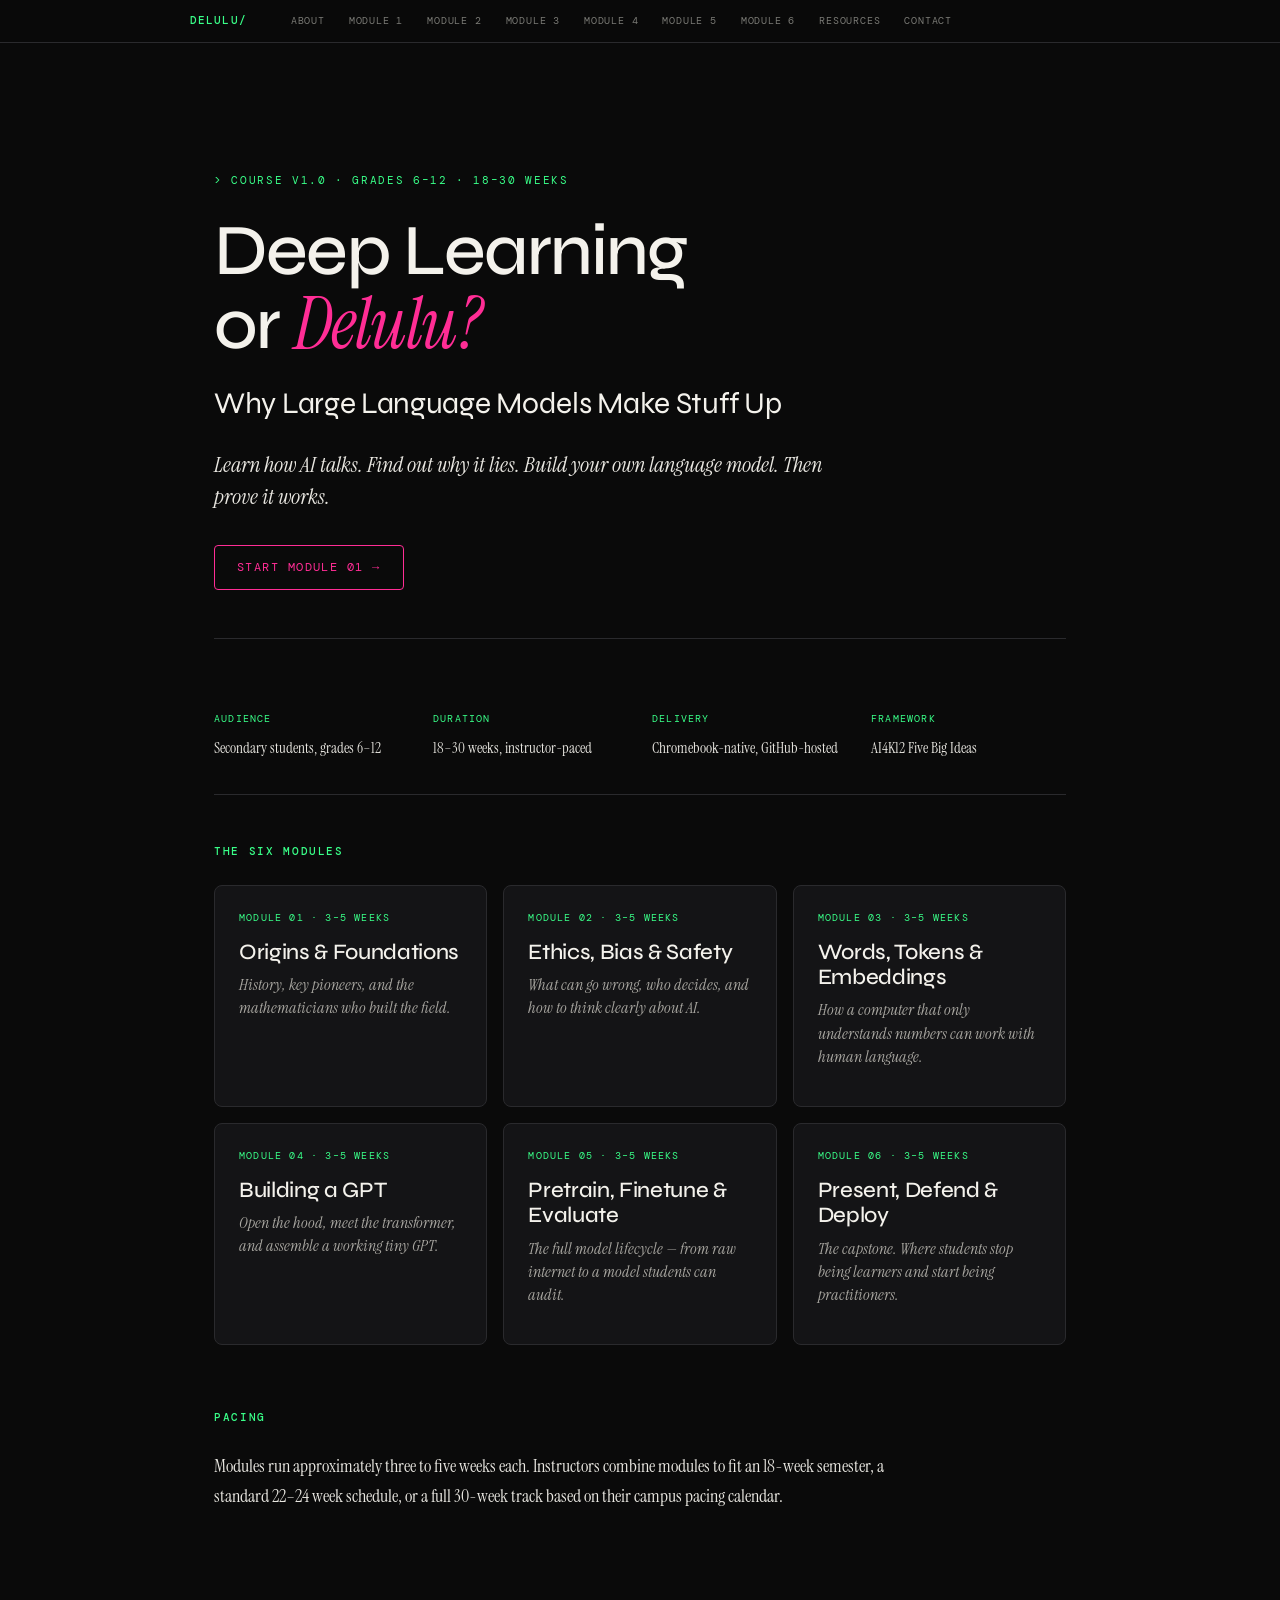
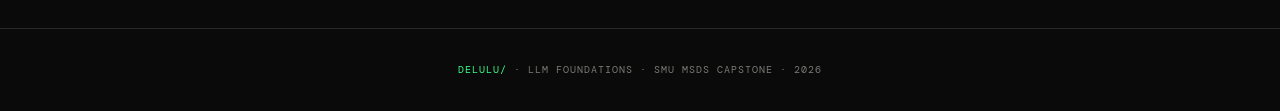
<file: index.html>
<!DOCTYPE html>
<html lang="en">
<head>
  <meta charset="UTF-8">
  <meta name="viewport" content="width=device-width, initial-scale=1">
  <title>Deep Learning or Delulu: Why Large Language Models Make Stuff Up</title>
  <link rel="stylesheet" href="styles.css">
</head>
<body>

  <nav class="site-nav">
    <div class="site-nav-inner">
      <a href="index.html" class="nav-brand">DELULU/</a>
      <a href="about.html">ABOUT</a>
      <a href="module1.html">Module 1</a>
      <a href="module2.html">Module 2</a>
      <a href="module3.html">Module 3</a>
      <a href="module4.html">Module 4</a>
      <a href="module5.html">Module 5</a>
      <a href="module6.html">Module 6</a>
      <a href="resources.html">RESOURCES</a>
      <a href="contact.html">CONTACT</a>
    </div>
  </nav>

  <main>

    <section class="hero">
      <div class="hero-kicker">&gt; Course v1.0 &middot; GRADES 6&ndash;12 &middot; 18&ndash;30 WEEKS</div>
      <h1 class="hero-title">Deep Learning<br/>or <span class="accent">Delulu?</span></h1>
      <p class="hero-subtitle">Why Large Language Models Make Stuff Up</p>
      <p class="hero-tag">Learn how AI talks. Find out why it lies. Build your own language model. Then prove it works.</p>
      <a href="module1.html" class="hero-cta">Start Module 01 &rarr;</a>
    </section>

    <section class="meta-strip">
      <div class="meta-item">
        <span class="label">Audience</span>
        <span class="value">Secondary students, grades 6&ndash;12</span>
      </div>
      <div class="meta-item">
        <span class="label">Duration</span>
        <span class="value">18&ndash;30 weeks, instructor-paced</span>
      </div>
      <div class="meta-item">
        <span class="label">Delivery</span>
        <span class="value">Chromebook-native, GitHub-hosted</span>
      </div>
      <div class="meta-item">
        <span class="label">Framework</span>
        <span class="value">AI4K12 Five Big Ideas</span>
      </div>
    </section>

    <p class="section-title">THE SIX MODULES</p>
    <div class="module-grid">

      <a href="module1.html" class="module-card">
        <span class="num">Module 01 &middot; 3&ndash;5 weeks</span>
        <h3>Origins &amp; Foundations</h3>
        <p class="desc">History, key pioneers, and the mathematicians who built the field.</p>
      </a>

      <a href="module2.html" class="module-card">
        <span class="num">Module 02 &middot; 3&ndash;5 weeks</span>
        <h3>Ethics, Bias &amp; Safety</h3>
        <p class="desc">What can go wrong, who decides, and how to think clearly about AI.</p>
      </a>

      <a href="module3.html" class="module-card">
        <span class="num">Module 03 &middot; 3&ndash;5 weeks</span>
        <h3>Words, Tokens &amp; Embeddings</h3>
        <p class="desc">How a computer that only understands numbers can work with human language.</p>
      </a>

      <a href="module4.html" class="module-card">
        <span class="num">Module 04 &middot; 3&ndash;5 weeks</span>
        <h3>Building a GPT</h3>
        <p class="desc">Open the hood, meet the transformer, and assemble a working tiny GPT.</p>
      </a>

      <a href="module5.html" class="module-card">
        <span class="num">Module 05 &middot; 3&ndash;5 weeks</span>
        <h3>Pretrain, Finetune &amp; Evaluate</h3>
        <p class="desc">The full model lifecycle &mdash; from raw internet to a model students can audit.</p>
      </a>

      <a href="module6.html" class="module-card">
        <span class="num">Module 06 &middot; 3&ndash;5 weeks</span>
        <h3>Present, Defend &amp; Deploy</h3>
        <p class="desc">The capstone. Where students stop being learners and start being practitioners.</p>
      </a>

    </div>

    <p class="section-title">PACING</p>
    <div class="content">
      <p>Modules run approximately three to five weeks each. Instructors combine modules to fit an 18-week semester, a standard 22&ndash;24 week schedule, or a full 30-week track based on their campus pacing calendar.</p>
    </div>

  </main>

  <footer class="site-footer">
    <span class="brand">DELULU/</span> &middot; LLM FOUNDATIONS &middot; SMU MSDS CAPSTONE &middot; 2026
  </footer>

</body>
</html>
</file>
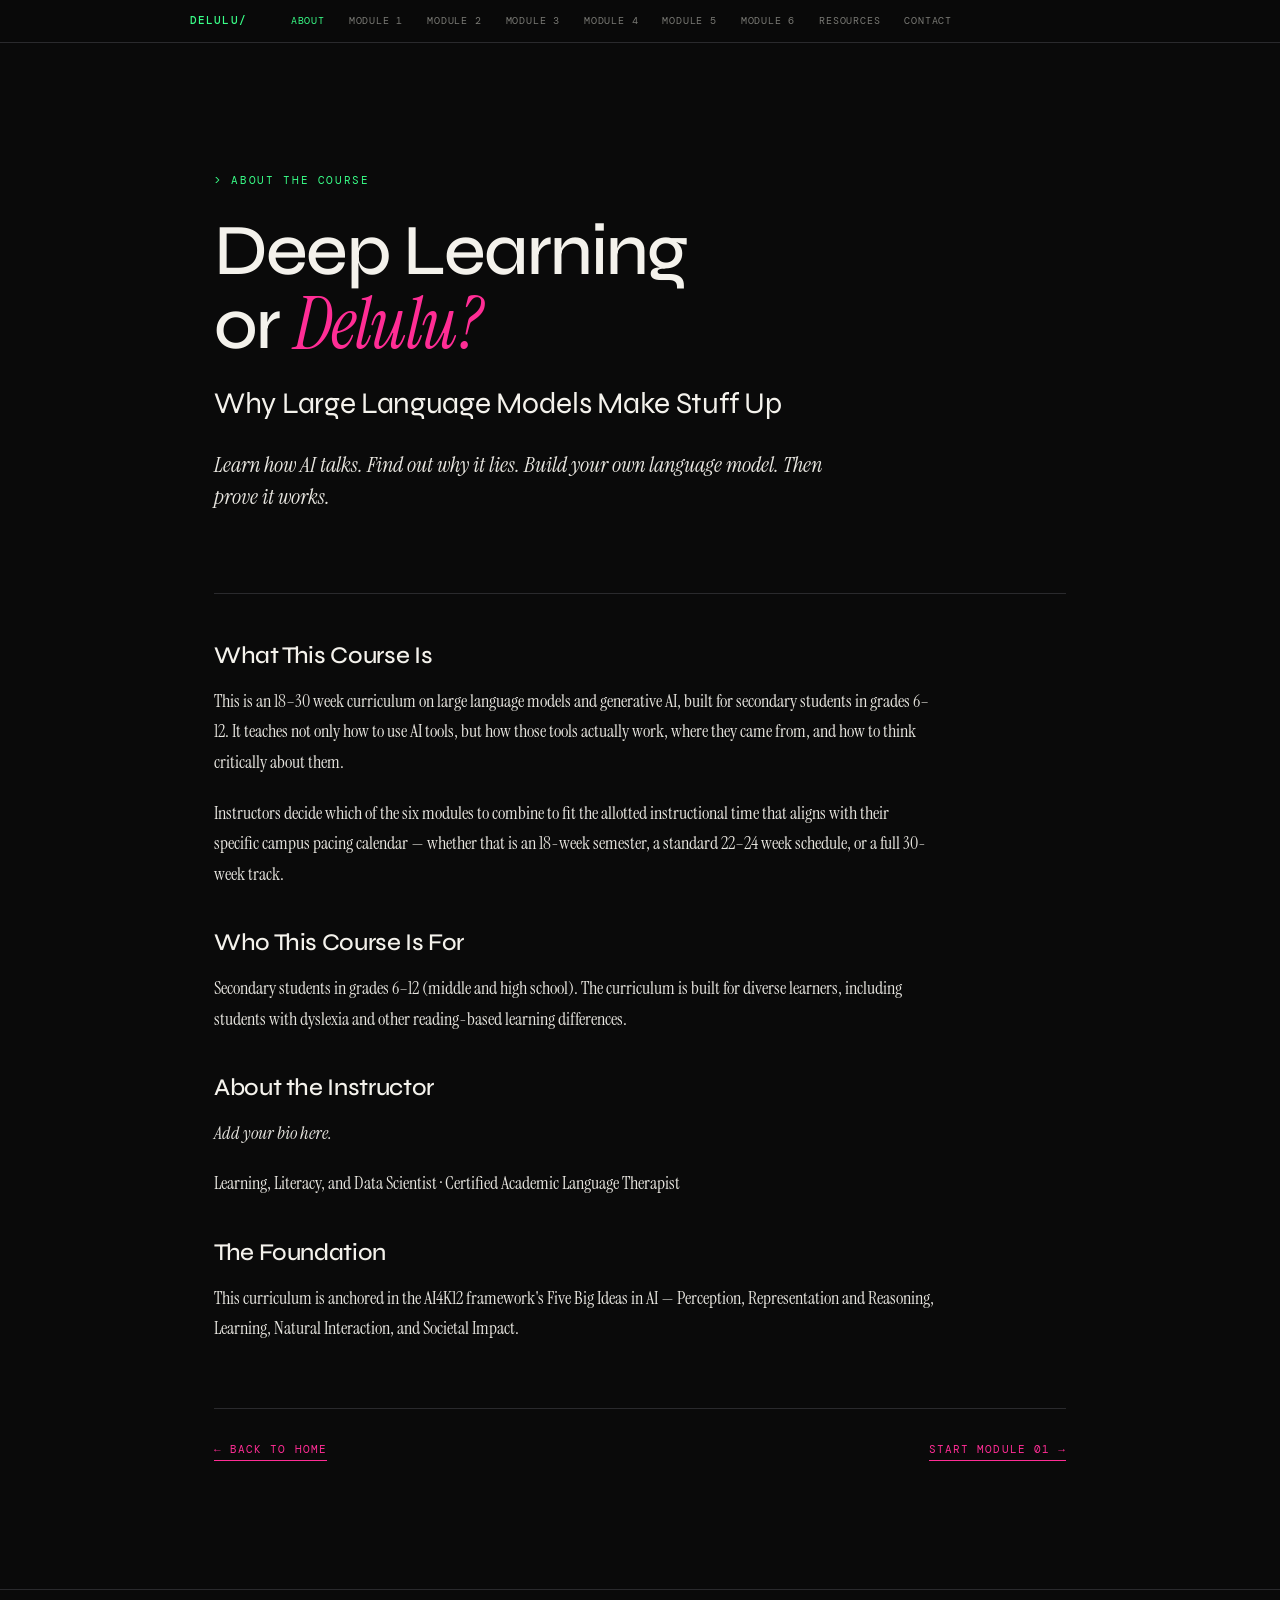
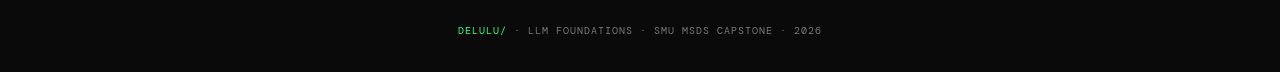
<file: about.html>
<!DOCTYPE html>
<html lang="en">
<head>
  <meta charset="UTF-8">
  <meta name="viewport" content="width=device-width, initial-scale=1">
  <title>About &mdash; Deep Learning or Delulu</title>
  <link rel="stylesheet" href="styles.css">
</head>
<body>

  <nav class="site-nav">
    <div class="site-nav-inner">
      <a href="index.html" class="nav-brand">DELULU/</a>
      <a href="about.html" class="current">ABOUT</a>
      <a href="module1.html">Module 1</a>
      <a href="module2.html">Module 2</a>
      <a href="module3.html">Module 3</a>
      <a href="module4.html">Module 4</a>
      <a href="module5.html">Module 5</a>
      <a href="module6.html">Module 6</a>
      <a href="resources.html">RESOURCES</a>
      <a href="contact.html">CONTACT</a>
    </div>
  </nav>

  <main>

    <section class="hero">
      <div class="hero-kicker">&gt; About the course</div>
      <h1 class="hero-title">Deep Learning<br/>or <span class="accent">Delulu?</span></h1>
      <p class="hero-subtitle">Why Large Language Models Make Stuff Up</p>
      <p class="hero-tag">Learn how AI talks. Find out why it lies. Build your own language model. Then prove it works.</p>
    </section>

    <div class="content">

      <h2>What This Course Is</h2>
      <p>This is an 18&ndash;30 week curriculum on large language models and generative AI, built for secondary students in grades 6&ndash;12. It teaches not only how to use AI tools, but how those tools actually work, where they came from, and how to think critically about them.</p>
      <p>Instructors decide which of the six modules to combine to fit the allotted instructional time that aligns with their specific campus pacing calendar &mdash; whether that is an 18-week semester, a standard 22&ndash;24 week schedule, or a full 30-week track.</p>

      <h2>Who This Course Is For</h2>
      <p>Secondary students in grades 6&ndash;12 (middle and high school). The curriculum is built for diverse learners, including students with dyslexia and other reading-based learning differences.</p>

      <h2>About the Instructor</h2>
      <p><em>Add your bio here.</em></p>
      <p>Learning, Literacy, and Data Scientist &middot; Certified Academic Language Therapist</p>

      <h2>The Foundation</h2>
      <p>This curriculum is anchored in the AI4K12 framework's Five Big Ideas in AI &mdash; Perception, Representation and Reasoning, Learning, Natural Interaction, and Societal Impact.</p>

    </div>

    <nav class="bottom-nav">
      <a href="index.html">&larr; Back to home</a>
      <a href="module1.html">Start Module 01 &rarr;</a>
    </nav>

  </main>

  <footer class="site-footer">
    <span class="brand">DELULU/</span> &middot; LLM FOUNDATIONS &middot; SMU MSDS CAPSTONE &middot; 2026
  </footer>

</body>
</html>
</file>
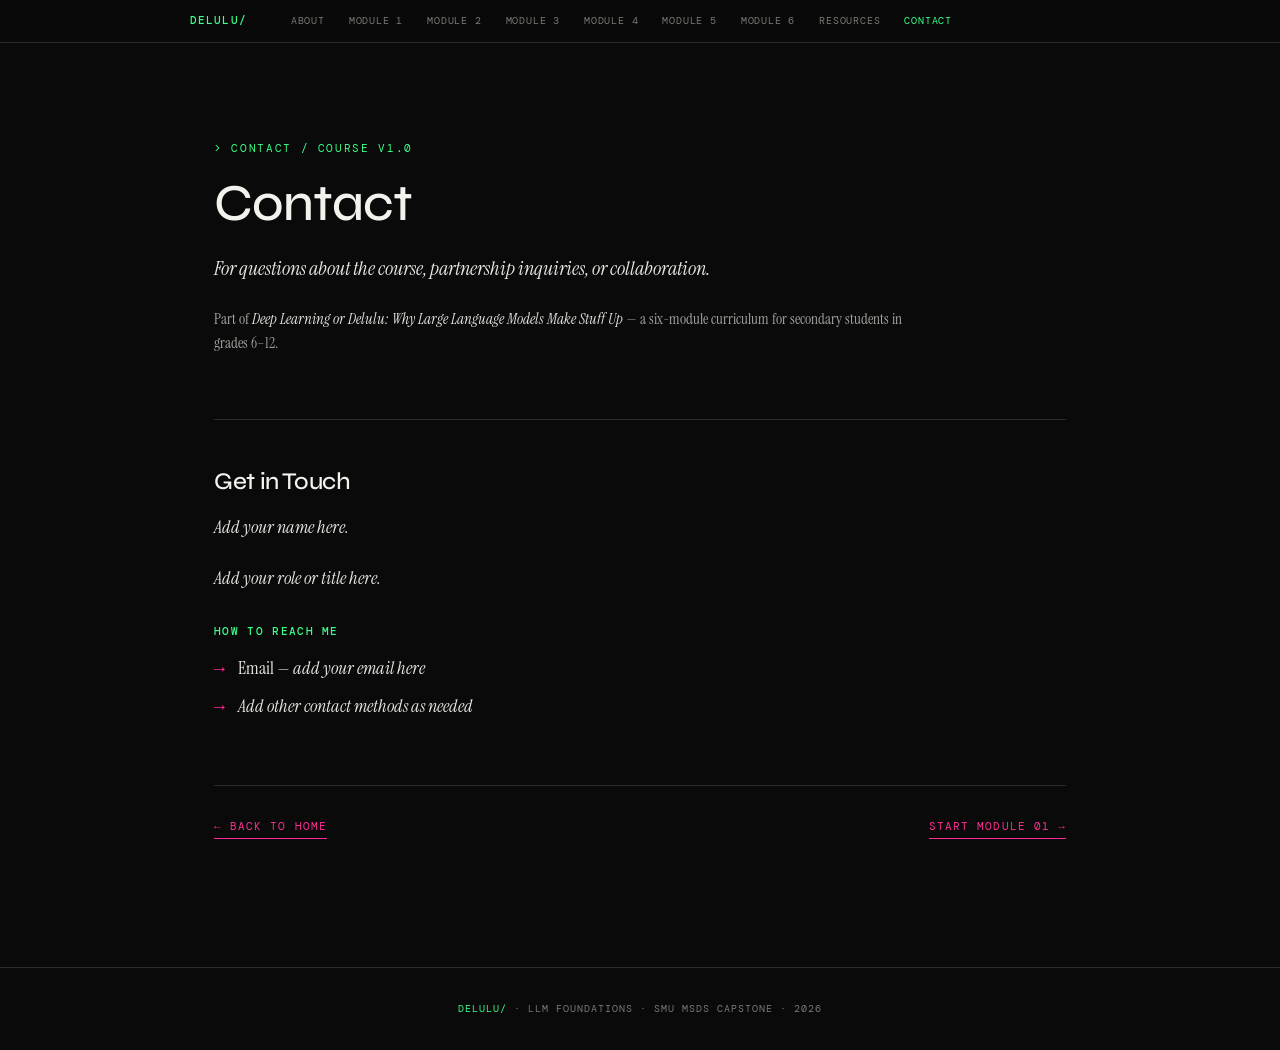
<file: contact.html>
<!DOCTYPE html>
<html lang="en">
<head>
  <meta charset="UTF-8">
  <meta name="viewport" content="width=device-width, initial-scale=1">
  <title>Contact &mdash; Deep Learning or Delulu</title>
  <link rel="stylesheet" href="styles.css">
</head>
<body>

  <nav class="site-nav">
    <div class="site-nav-inner">
      <a href="index.html" class="nav-brand">DELULU/</a>
      <a href="about.html">ABOUT</a>
      <a href="module1.html">Module 1</a>
      <a href="module2.html">Module 2</a>
      <a href="module3.html">Module 3</a>
      <a href="module4.html">Module 4</a>
      <a href="module5.html">Module 5</a>
      <a href="module6.html">Module 6</a>
      <a href="resources.html">RESOURCES</a>
      <a href="contact.html" class="current">CONTACT</a>
    </div>
  </nav>

  <main>

    <header class="module-header">
      <div class="kicker">&gt; CONTACT / Course v1.0</div>
      <h1>Contact</h1>
      <p class="lead">For questions about the course, partnership inquiries, or collaboration.</p>
      <p class="context">Part of <em>Deep Learning or Delulu: Why Large Language Models Make Stuff Up</em> &mdash; a six-module curriculum for secondary students in grades 6&ndash;12.</p>
    </header>

    <div class="content">

      <h2>Get in Touch</h2>
      <p><em>Add your name here.</em></p>
      <p><em>Add your role or title here.</em></p>

      <h3>How to reach me</h3>
      <ul>
        <li>Email &mdash; <em>add your email here</em></li>
        <li><em>Add other contact methods as needed</em></li>
      </ul>

    </div>

    <nav class="bottom-nav">
      <a href="index.html">&larr; Back to home</a>
      <a href="module1.html">Start Module 01 &rarr;</a>
    </nav>

  </main>

  <footer class="site-footer">
    <span class="brand">DELULU/</span> &middot; LLM FOUNDATIONS &middot; SMU MSDS CAPSTONE &middot; 2026
  </footer>

</body>
</html>
</file>
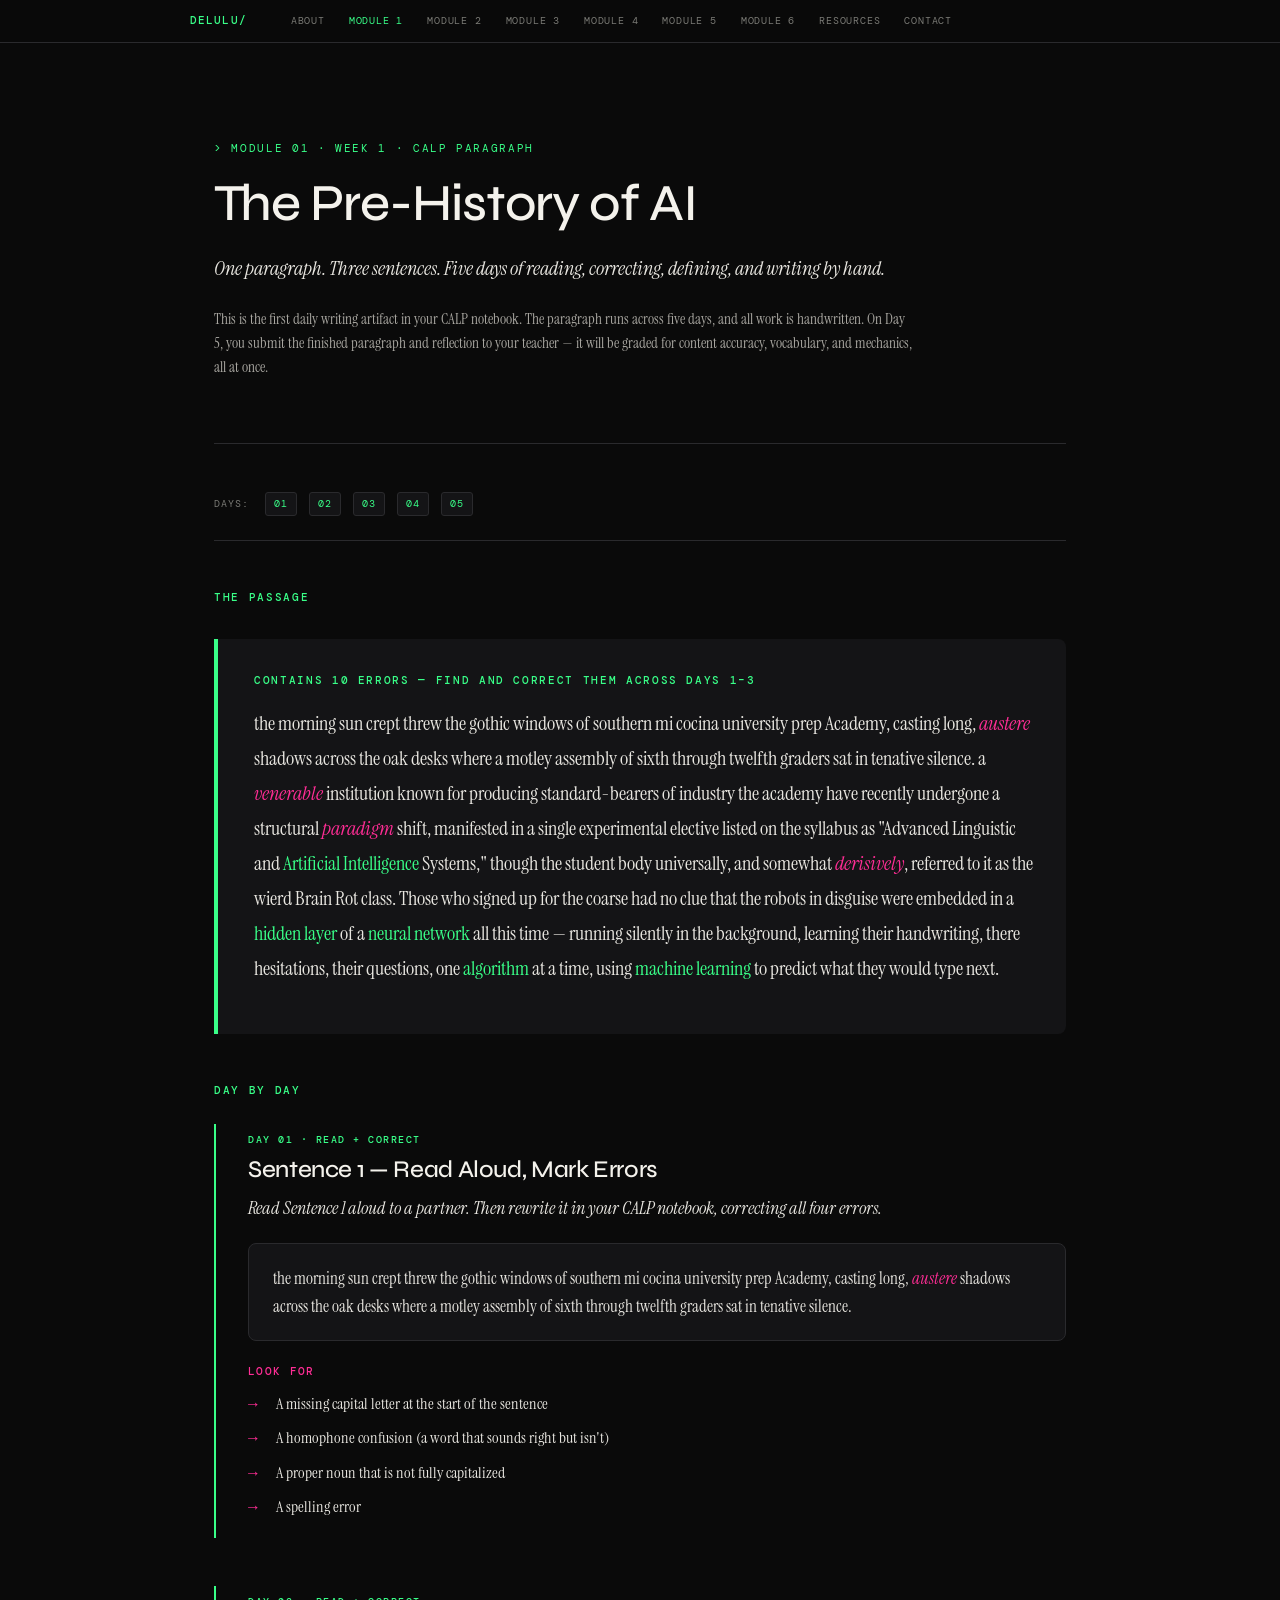
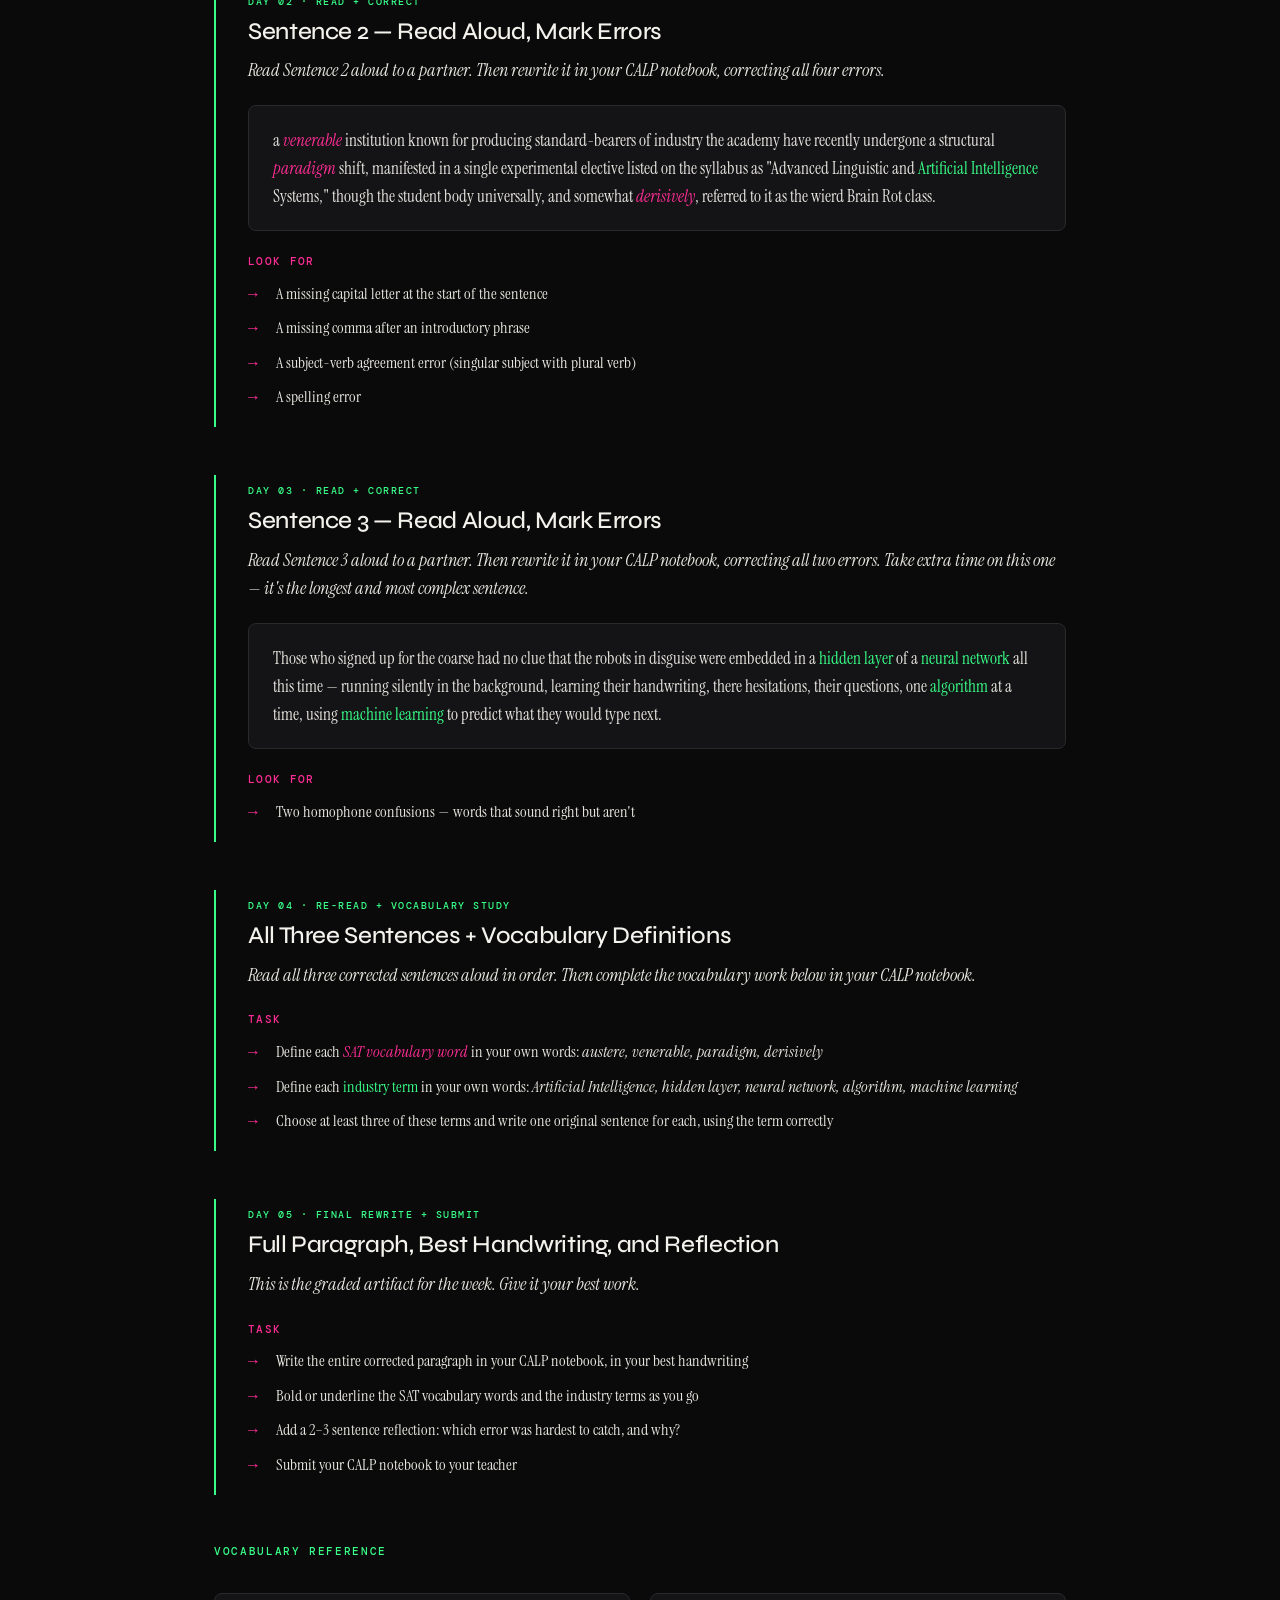
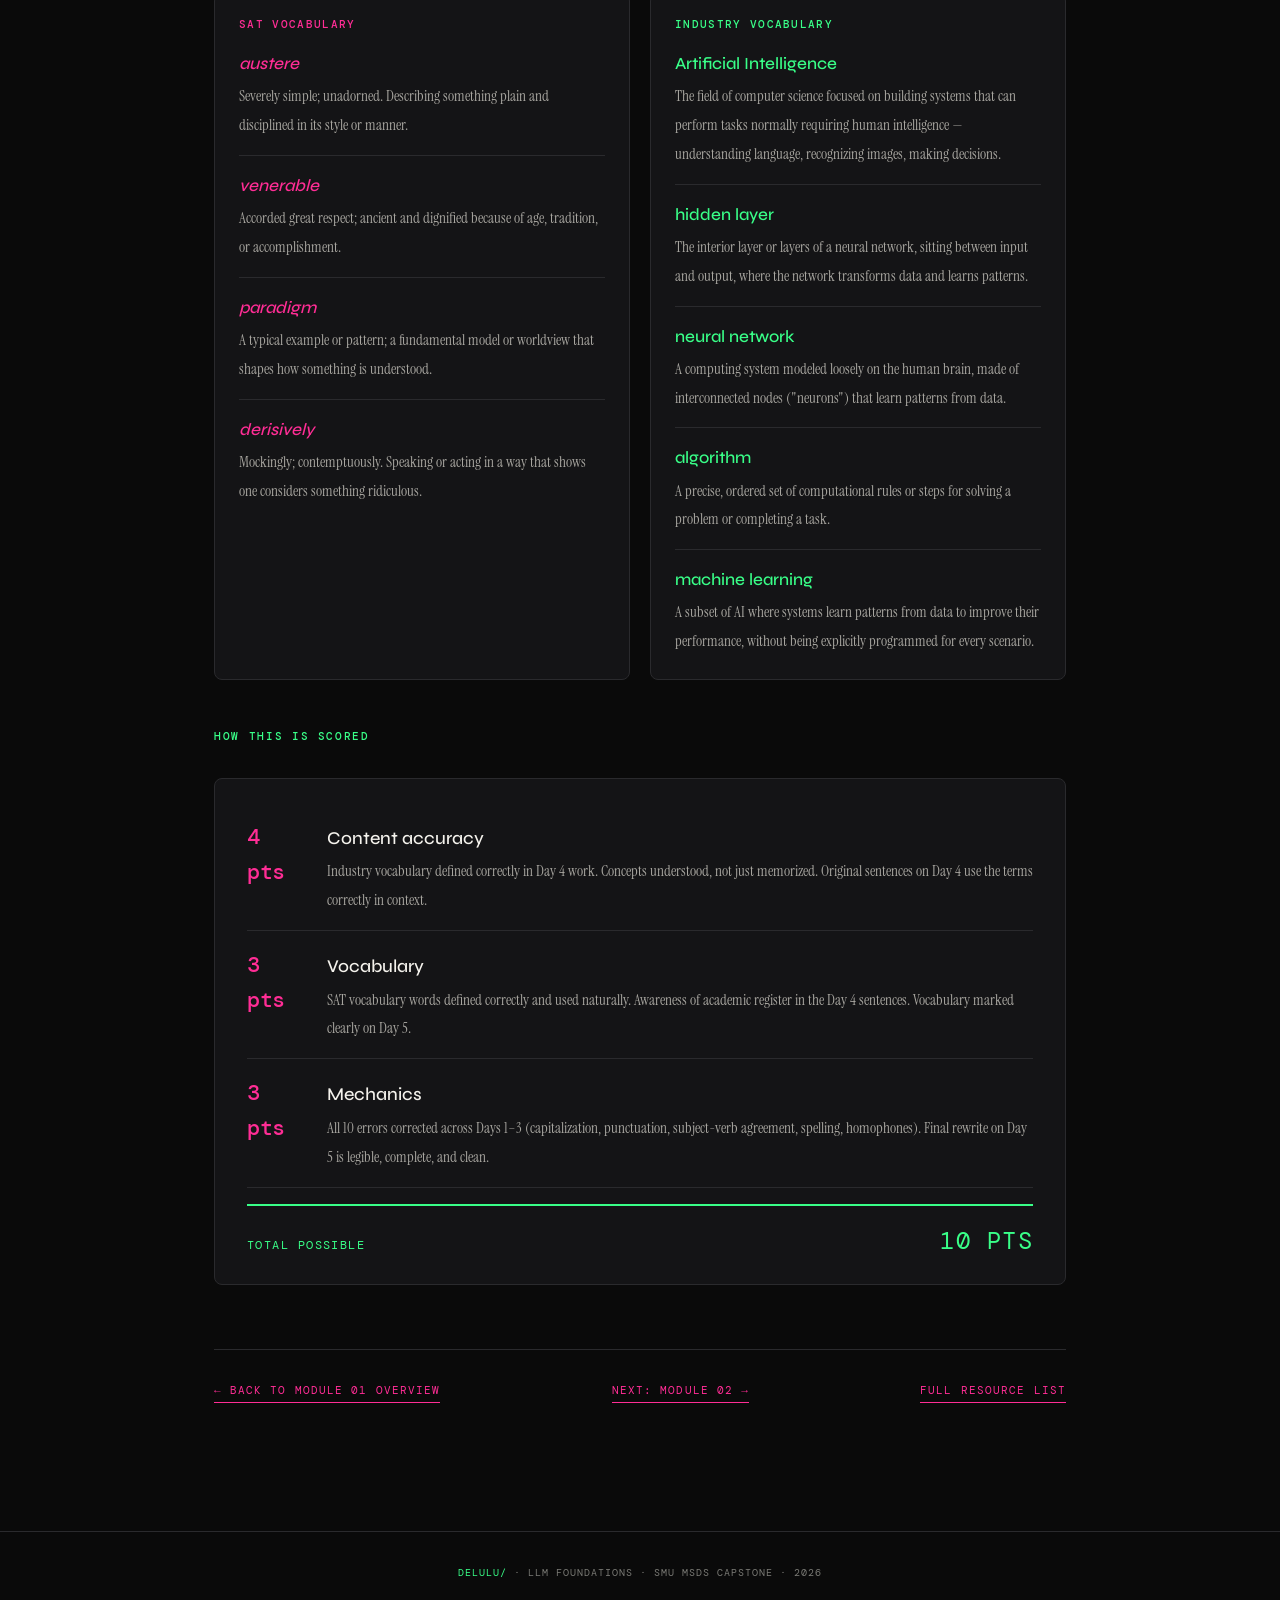
<file: module1-week1.html>
<!DOCTYPE html>
<html lang="en">
<head>
  <meta charset="UTF-8">
  <meta name="viewport" content="width=device-width, initial-scale=1">
  <title>Week 1 CALP &middot; Module 01 &middot; Deep Learning or Delulu</title>
  <link rel="stylesheet" href="styles.css">
</head>
<body>

  <nav class="site-nav">
    <div class="site-nav-inner">
      <a href="index.html" class="nav-brand">DELULU/</a>
      <a href="about.html">ABOUT</a>
      <a href="module1.html" class="current">Module 1</a>
      <a href="module2.html">Module 2</a>
      <a href="module3.html">Module 3</a>
      <a href="module4.html">Module 4</a>
      <a href="module5.html">Module 5</a>
      <a href="module6.html">Module 6</a>
      <a href="resources.html">RESOURCES</a>
      <a href="contact.html">CONTACT</a>
    </div>
  </nav>

  <main>

    <header class="module-header">
      <div class="kicker">&gt; Module 01 &middot; Week 1 &middot; CALP paragraph</div>
      <h1>The Pre-History of AI</h1>
      <p class="lead">One paragraph. Three sentences. Five days of reading, correcting, defining, and writing by hand.</p>
      <p class="context">This is the first daily writing artifact in your CALP notebook. The paragraph runs across five days, and all work is handwritten. On Day 5, you submit the finished paragraph and reflection to your teacher &mdash; it will be graded for content accuracy, vocabulary, and mechanics, all at once.</p>
    </header>

    <div class="week-progress">
      <span class="label">DAYS:</span>
      <span class="dot">01</span>
      <span class="dot">02</span>
      <span class="dot">03</span>
      <span class="dot">04</span>
      <span class="dot">05</span>
    </div>

    <p class="section-title">The Passage</p>
    <div class="passage">
      <span class="passage-label">Contains 10 errors &mdash; find and correct them across Days 1&ndash;3</span>
      <p>the morning sun crept threw the gothic windows of southern mi cocina university prep Academy, casting long, <span class="vocab-sat">austere</span> shadows across the oak desks where a motley assembly of sixth through twelfth graders sat in tenative silence. a <span class="vocab-sat">venerable</span> institution known for producing standard-bearers of industry the academy have recently undergone a structural <span class="vocab-sat">paradigm</span> shift, manifested in a single experimental elective listed on the syllabus as "Advanced Linguistic and <span class="vocab-ai">Artificial Intelligence</span> Systems," though the student body universally, and somewhat <span class="vocab-sat">derisively</span>, referred to it as the wierd Brain Rot class. Those who signed up for the coarse had no clue that the robots in disguise were embedded in a <span class="vocab-ai">hidden layer</span> of a <span class="vocab-ai">neural network</span> all this time &mdash; running silently in the background, learning their handwriting, there hesitations, their questions, one <span class="vocab-ai">algorithm</span> at a time, using <span class="vocab-ai">machine learning</span> to predict what they would type next.</p>
    </div>

    <p class="section-title">Day by Day</p>

    <section class="day">
      <span class="day-num">Day 01 &middot; Read + Correct</span>
      <h2>Sentence 1 &mdash; Read Aloud, Mark Errors</h2>
      <p class="day-task">Read Sentence 1 aloud to a partner. Then rewrite it in your CALP notebook, correcting all four errors.</p>

      <div class="day-sentence">
        the morning sun crept threw the gothic windows of southern mi cocina university prep Academy, casting long, <span class="vocab-sat">austere</span> shadows across the oak desks where a motley assembly of sixth through twelfth graders sat in tenative silence.
      </div>

      <h3>Look for</h3>
      <ul>
        <li>A missing capital letter at the start of the sentence</li>
        <li>A homophone confusion (a word that sounds right but isn't)</li>
        <li>A proper noun that is not fully capitalized</li>
        <li>A spelling error</li>
      </ul>
    </section>

    <section class="day">
      <span class="day-num">Day 02 &middot; Read + Correct</span>
      <h2>Sentence 2 &mdash; Read Aloud, Mark Errors</h2>
      <p class="day-task">Read Sentence 2 aloud to a partner. Then rewrite it in your CALP notebook, correcting all four errors.</p>

      <div class="day-sentence">
        a <span class="vocab-sat">venerable</span> institution known for producing standard-bearers of industry the academy have recently undergone a structural <span class="vocab-sat">paradigm</span> shift, manifested in a single experimental elective listed on the syllabus as "Advanced Linguistic and <span class="vocab-ai">Artificial Intelligence</span> Systems," though the student body universally, and somewhat <span class="vocab-sat">derisively</span>, referred to it as the wierd Brain Rot class.
      </div>

      <h3>Look for</h3>
      <ul>
        <li>A missing capital letter at the start of the sentence</li>
        <li>A missing comma after an introductory phrase</li>
        <li>A subject-verb agreement error (singular subject with plural verb)</li>
        <li>A spelling error</li>
      </ul>
    </section>

    <section class="day">
      <span class="day-num">Day 03 &middot; Read + Correct</span>
      <h2>Sentence 3 &mdash; Read Aloud, Mark Errors</h2>
      <p class="day-task">Read Sentence 3 aloud to a partner. Then rewrite it in your CALP notebook, correcting all two errors. Take extra time on this one &mdash; it's the longest and most complex sentence.</p>

      <div class="day-sentence">
        Those who signed up for the coarse had no clue that the robots in disguise were embedded in a <span class="vocab-ai">hidden layer</span> of a <span class="vocab-ai">neural network</span> all this time &mdash; running silently in the background, learning their handwriting, there hesitations, their questions, one <span class="vocab-ai">algorithm</span> at a time, using <span class="vocab-ai">machine learning</span> to predict what they would type next.
      </div>

      <h3>Look for</h3>
      <ul>
        <li>Two homophone confusions &mdash; words that sound right but aren't</li>
      </ul>
    </section>

    <section class="day">
      <span class="day-num">Day 04 &middot; Re-read + Vocabulary Study</span>
      <h2>All Three Sentences + Vocabulary Definitions</h2>
      <p class="day-task">Read all three corrected sentences aloud in order. Then complete the vocabulary work below in your CALP notebook.</p>

      <h3>Task</h3>
      <ul>
        <li>Define each <span class="vocab-sat">SAT vocabulary word</span> in your own words: <em>austere, venerable, paradigm, derisively</em></li>
        <li>Define each <span class="vocab-ai">industry term</span> in your own words: <em>Artificial Intelligence, hidden layer, neural network, algorithm, machine learning</em></li>
        <li>Choose at least three of these terms and write one original sentence for each, using the term correctly</li>
      </ul>
    </section>

    <section class="day">
      <span class="day-num">Day 05 &middot; Final Rewrite + Submit</span>
      <h2>Full Paragraph, Best Handwriting, and Reflection</h2>
      <p class="day-task">This is the graded artifact for the week. Give it your best work.</p>

      <h3>Task</h3>
      <ul>
        <li>Write the entire corrected paragraph in your CALP notebook, in your best handwriting</li>
        <li>Bold or underline the SAT vocabulary words and the industry terms as you go</li>
        <li>Add a 2&ndash;3 sentence reflection: which error was hardest to catch, and why?</li>
        <li>Submit your CALP notebook to your teacher</li>
      </ul>
    </section>

    <p class="section-title">Vocabulary Reference</p>
    <div class="vocab-reference">
      <div class="vocab-group sat">
        <h3>SAT Vocabulary</h3>
        <div class="vocab-item">
          <span class="vocab-term">austere</span>
          <span class="vocab-def">Severely simple; unadorned. Describing something plain and disciplined in its style or manner.</span>
        </div>
        <div class="vocab-item">
          <span class="vocab-term">venerable</span>
          <span class="vocab-def">Accorded great respect; ancient and dignified because of age, tradition, or accomplishment.</span>
        </div>
        <div class="vocab-item">
          <span class="vocab-term">paradigm</span>
          <span class="vocab-def">A typical example or pattern; a fundamental model or worldview that shapes how something is understood.</span>
        </div>
        <div class="vocab-item">
          <span class="vocab-term">derisively</span>
          <span class="vocab-def">Mockingly; contemptuously. Speaking or acting in a way that shows one considers something ridiculous.</span>
        </div>
      </div>

      <div class="vocab-group ai">
        <h3>Industry Vocabulary</h3>
        <div class="vocab-item">
          <span class="vocab-term">Artificial Intelligence</span>
          <span class="vocab-def">The field of computer science focused on building systems that can perform tasks normally requiring human intelligence &mdash; understanding language, recognizing images, making decisions.</span>
        </div>
        <div class="vocab-item">
          <span class="vocab-term">hidden layer</span>
          <span class="vocab-def">The interior layer or layers of a neural network, sitting between input and output, where the network transforms data and learns patterns.</span>
        </div>
        <div class="vocab-item">
          <span class="vocab-term">neural network</span>
          <span class="vocab-def">A computing system modeled loosely on the human brain, made of interconnected nodes ("neurons") that learn patterns from data.</span>
        </div>
        <div class="vocab-item">
          <span class="vocab-term">algorithm</span>
          <span class="vocab-def">A precise, ordered set of computational rules or steps for solving a problem or completing a task.</span>
        </div>
        <div class="vocab-item">
          <span class="vocab-term">machine learning</span>
          <span class="vocab-def">A subset of AI where systems learn patterns from data to improve their performance, without being explicitly programmed for every scenario.</span>
        </div>
      </div>
    </div>

    <p class="section-title">How This Is Scored</p>
    <div class="rubric">
      <div class="rubric-row">
        <span class="rubric-pts">4 pts</span>
        <div class="rubric-detail">
          <strong>Content accuracy</strong>
          <span>Industry vocabulary defined correctly in Day 4 work. Concepts understood, not just memorized. Original sentences on Day 4 use the terms correctly in context.</span>
        </div>
      </div>
      <div class="rubric-row">
        <span class="rubric-pts">3 pts</span>
        <div class="rubric-detail">
          <strong>Vocabulary</strong>
          <span>SAT vocabulary words defined correctly and used naturally. Awareness of academic register in the Day 4 sentences. Vocabulary marked clearly on Day 5.</span>
        </div>
      </div>
      <div class="rubric-row">
        <span class="rubric-pts">3 pts</span>
        <div class="rubric-detail">
          <strong>Mechanics</strong>
          <span>All 10 errors corrected across Days 1&ndash;3 (capitalization, punctuation, subject-verb agreement, spelling, homophones). Final rewrite on Day 5 is legible, complete, and clean.</span>
        </div>
      </div>
      <div class="rubric-total">
        <span>TOTAL POSSIBLE</span>
        <span class="total-pts">10 PTS</span>
      </div>
    </div>

    <nav class="bottom-nav">
      <a href="module1.html">&larr; Back to Module 01 overview</a>
      <a href="module2.html">Next: Module 02 &rarr;</a>
      <a href="resources.html">Full resource list</a>
    </nav>

  </main>

  <footer class="site-footer">
    <span class="brand">DELULU/</span> &middot; LLM FOUNDATIONS &middot; SMU MSDS CAPSTONE &middot; 2026
  </footer>

</body>
</html>
</file>
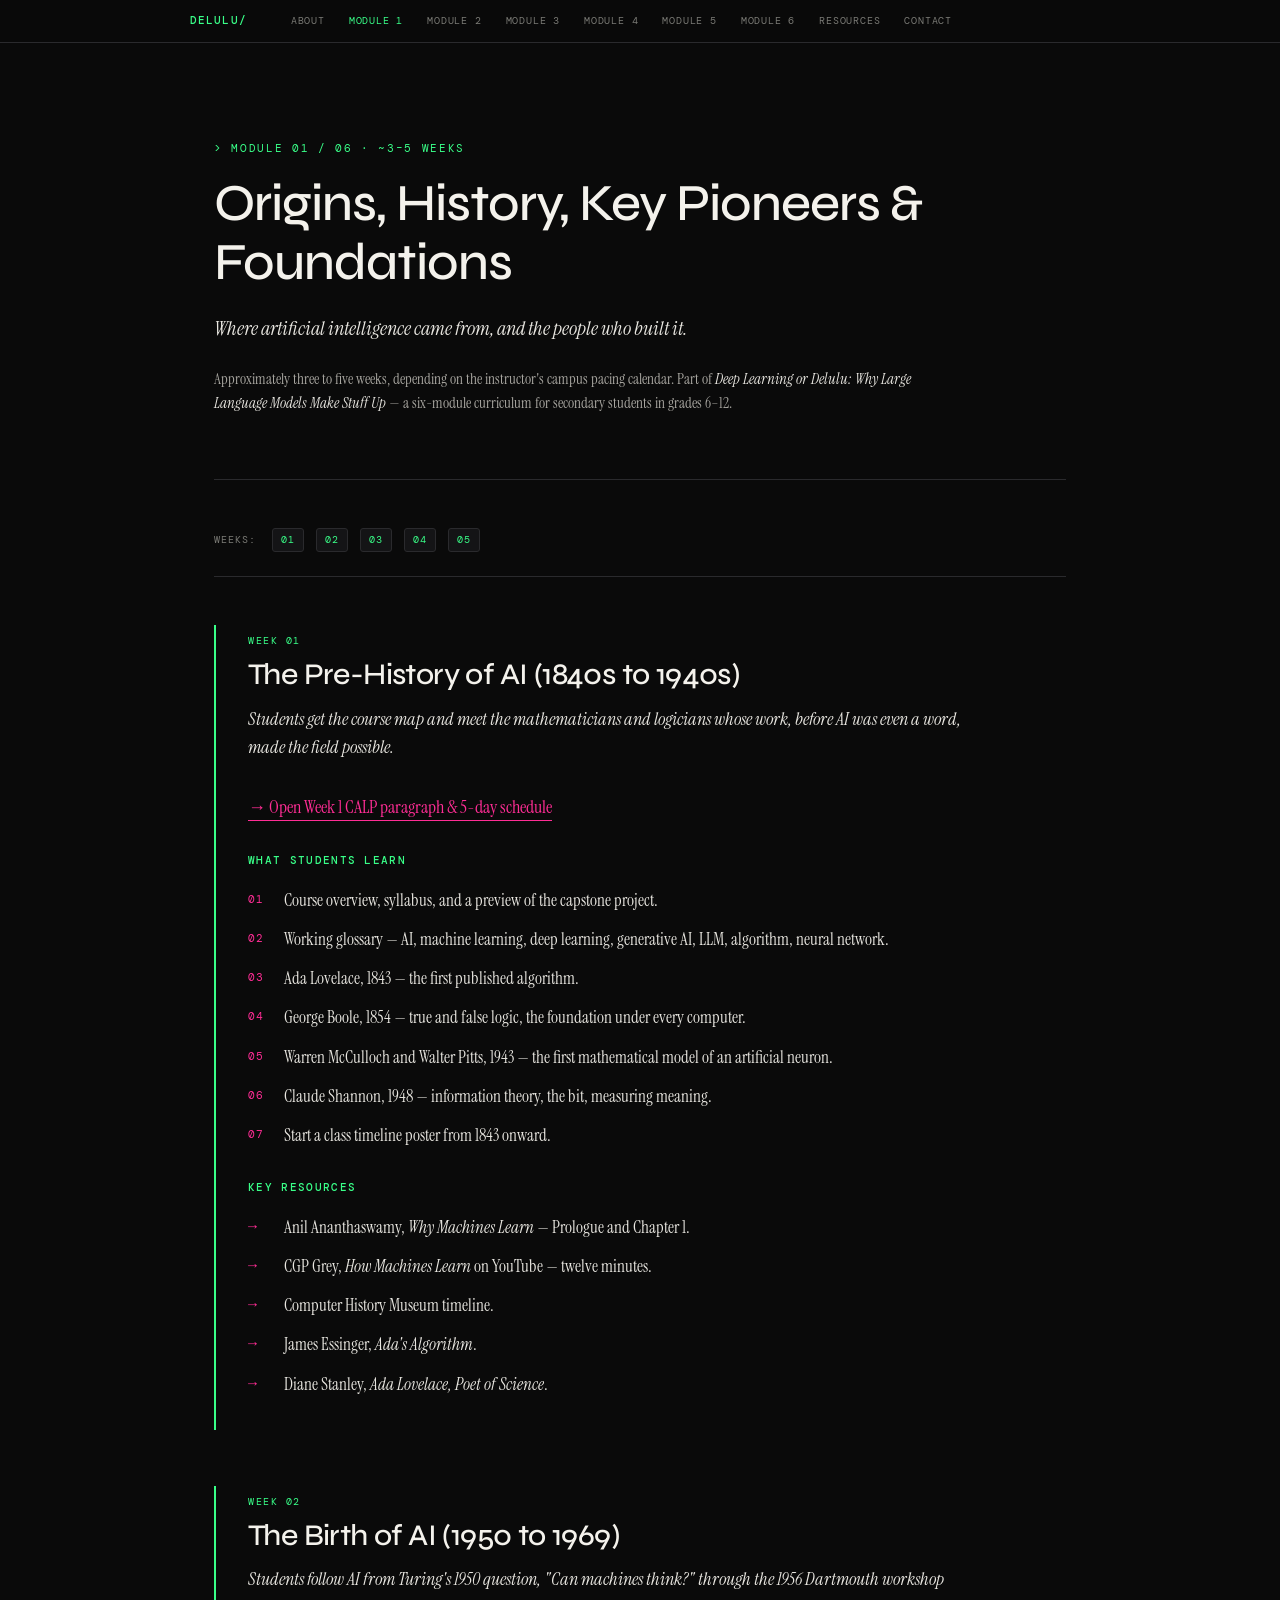
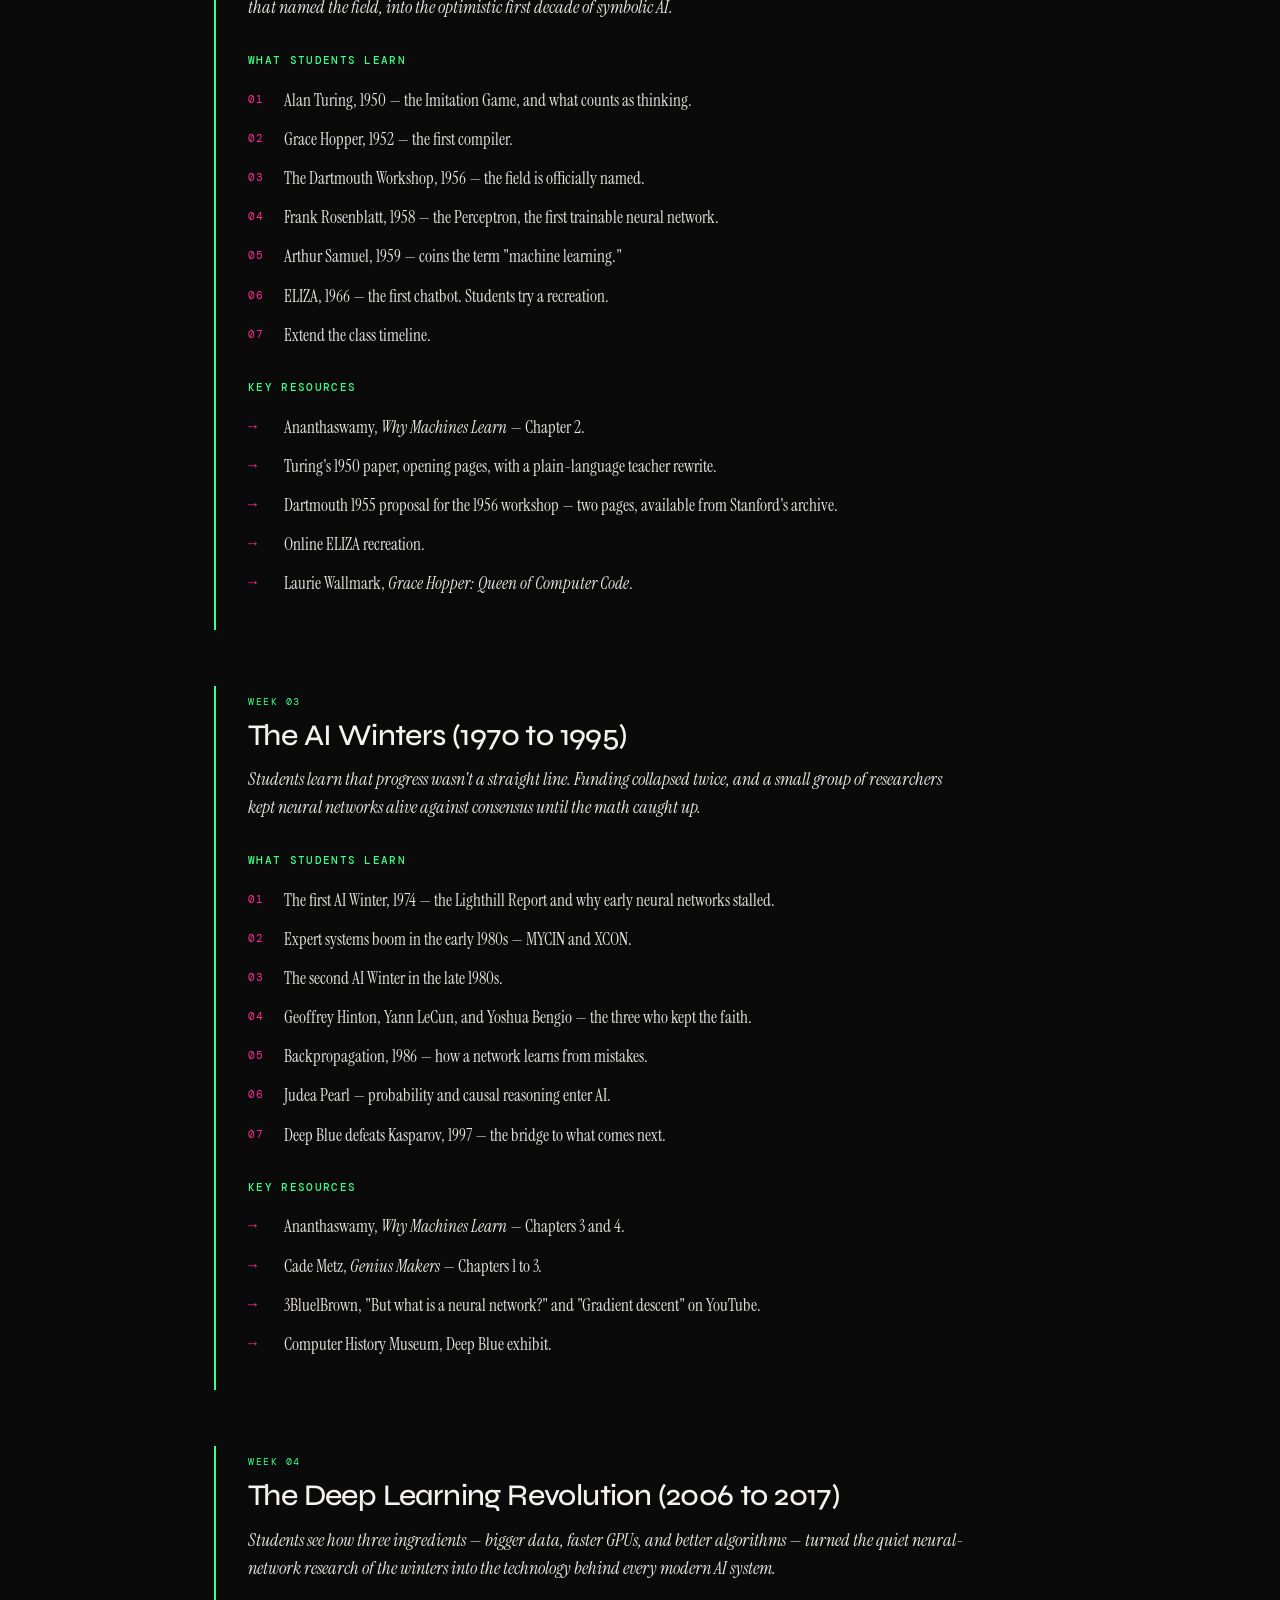
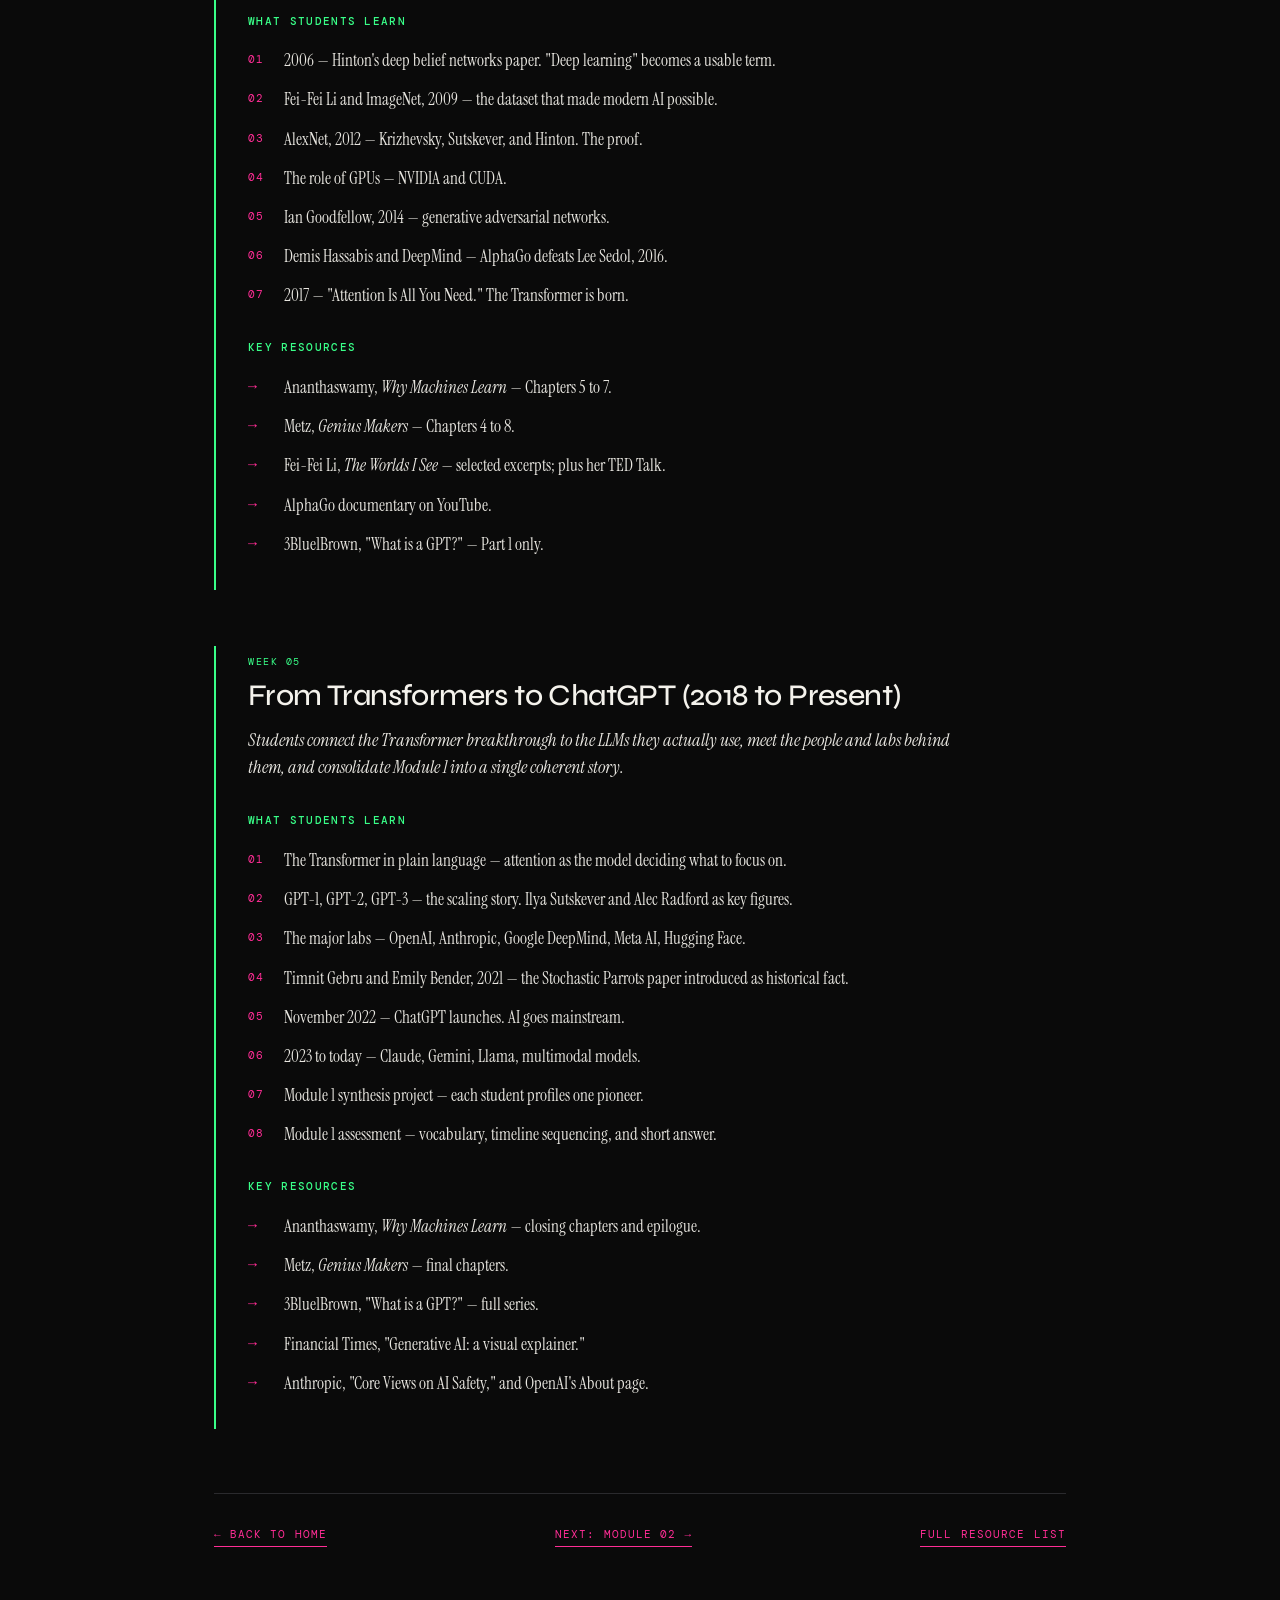
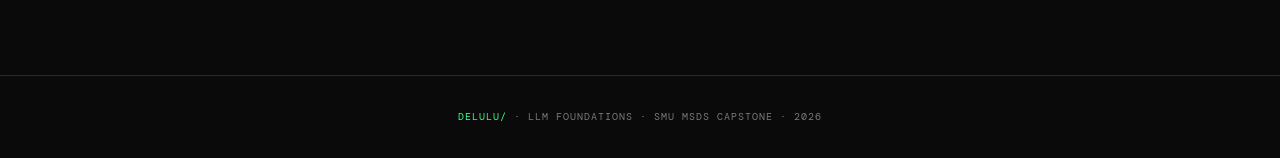
<file: module1.html>
<!DOCTYPE html>
<html lang="en">
<head>
  <meta charset="UTF-8">
  <meta name="viewport" content="width=device-width, initial-scale=1">
  <title>Module 01 &mdash; Origins &amp; Foundations &middot; Deep Learning or Delulu</title>
  <link rel="stylesheet" href="styles.css">
</head>
<body>

  <nav class="site-nav">
    <div class="site-nav-inner">
      <a href="index.html" class="nav-brand">DELULU/</a>
      <a href="about.html">ABOUT</a>
      <a href="module1.html" class="current">Module 1</a>
      <a href="module2.html">Module 2</a>
      <a href="module3.html">Module 3</a>
      <a href="module4.html">Module 4</a>
      <a href="module5.html">Module 5</a>
      <a href="module6.html">Module 6</a>
      <a href="resources.html">RESOURCES</a>
      <a href="contact.html">CONTACT</a>
    </div>
  </nav>

  <main>

    <header class="module-header">
      <div class="kicker">&gt; Module 01 / 06 &middot; ~3&ndash;5 WEEKS</div>
      <h1>Origins, History, Key Pioneers &amp; Foundations</h1>
      <p class="lead">Where artificial intelligence came from, and the people who built it.</p>
      <p class="context">Approximately three to five weeks, depending on the instructor's campus pacing calendar. Part of <em>Deep Learning or Delulu: Why Large Language Models Make Stuff Up</em> &mdash; a six-module curriculum for secondary students in grades 6&ndash;12.</p>
    </header>

    <div class="week-progress">
      <span class="label">WEEKS:</span>
      <a class="dot" href="#week01">01</a>
      <a class="dot" href="#week02">02</a>
      <a class="dot" href="#week03">03</a>
      <a class="dot" href="#week04">04</a>
      <a class="dot" href="#week05">05</a>
    </div>

    <section class="week" id="week01">
      <div class="week-num">Week 01</div>
      <h2>The Pre-History of AI (1840s to 1940s)</h2>
      <p class="lede">Students get the course map and meet the mathematicians and logicians whose work, before AI was even a word, made the field possible.</p>
      <p><a href="module1-week1.html">&rarr; Open Week 1 CALP paragraph &amp; 5-day schedule</a></p>

      <h3>What students learn</h3>
      <ol>
        <li>Course overview, syllabus, and a preview of the capstone project.</li>
        <li>Working glossary &mdash; AI, machine learning, deep learning, generative AI, LLM, algorithm, neural network.</li>
        <li>Ada Lovelace, 1843 &mdash; the first published algorithm.</li>
        <li>George Boole, 1854 &mdash; true and false logic, the foundation under every computer.</li>
        <li>Warren McCulloch and Walter Pitts, 1943 &mdash; the first mathematical model of an artificial neuron.</li>
        <li>Claude Shannon, 1948 &mdash; information theory, the bit, measuring meaning.</li>
        <li>Start a class timeline poster from 1843 onward.</li>
      </ol>

      <h3>Key resources</h3>
      <ul>
        <li>Anil Ananthaswamy, <em>Why Machines Learn</em> &mdash; Prologue and Chapter 1.</li>
        <li>CGP Grey, <em>How Machines Learn</em> on YouTube &mdash; twelve minutes.</li>
        <li>Computer History Museum timeline.</li>
        <li>James Essinger, <em>Ada's Algorithm</em>.</li>
        <li>Diane Stanley, <em>Ada Lovelace, Poet of Science</em>.</li>
      </ul>
    </section>

    <section class="week" id="week02">
      <div class="week-num">Week 02</div>
      <h2>The Birth of AI (1950 to 1969)</h2>
      <p class="lede">Students follow AI from Turing's 1950 question, "Can machines think?" through the 1956 Dartmouth workshop that named the field, into the optimistic first decade of symbolic AI.</p>

      <h3>What students learn</h3>
      <ol>
        <li>Alan Turing, 1950 &mdash; the Imitation Game, and what counts as thinking.</li>
        <li>Grace Hopper, 1952 &mdash; the first compiler.</li>
        <li>The Dartmouth Workshop, 1956 &mdash; the field is officially named.</li>
        <li>Frank Rosenblatt, 1958 &mdash; the Perceptron, the first trainable neural network.</li>
        <li>Arthur Samuel, 1959 &mdash; coins the term "machine learning."</li>
        <li>ELIZA, 1966 &mdash; the first chatbot. Students try a recreation.</li>
        <li>Extend the class timeline.</li>
      </ol>

      <h3>Key resources</h3>
      <ul>
        <li>Ananthaswamy, <em>Why Machines Learn</em> &mdash; Chapter 2.</li>
        <li>Turing's 1950 paper, opening pages, with a plain-language teacher rewrite.</li>
        <li>Dartmouth 1955 proposal for the 1956 workshop &mdash; two pages, available from Stanford's archive.</li>
        <li>Online ELIZA recreation.</li>
        <li>Laurie Wallmark, <em>Grace Hopper: Queen of Computer Code</em>.</li>
      </ul>
    </section>

    <section class="week" id="week03">
      <div class="week-num">Week 03</div>
      <h2>The AI Winters (1970 to 1995)</h2>
      <p class="lede">Students learn that progress wasn't a straight line. Funding collapsed twice, and a small group of researchers kept neural networks alive against consensus until the math caught up.</p>

      <h3>What students learn</h3>
      <ol>
        <li>The first AI Winter, 1974 &mdash; the Lighthill Report and why early neural networks stalled.</li>
        <li>Expert systems boom in the early 1980s &mdash; MYCIN and XCON.</li>
        <li>The second AI Winter in the late 1980s.</li>
        <li>Geoffrey Hinton, Yann LeCun, and Yoshua Bengio &mdash; the three who kept the faith.</li>
        <li>Backpropagation, 1986 &mdash; how a network learns from mistakes.</li>
        <li>Judea Pearl &mdash; probability and causal reasoning enter AI.</li>
        <li>Deep Blue defeats Kasparov, 1997 &mdash; the bridge to what comes next.</li>
      </ol>

      <h3>Key resources</h3>
      <ul>
        <li>Ananthaswamy, <em>Why Machines Learn</em> &mdash; Chapters 3 and 4.</li>
        <li>Cade Metz, <em>Genius Makers</em> &mdash; Chapters 1 to 3.</li>
        <li>3Blue1Brown, "But what is a neural network?" and "Gradient descent" on YouTube.</li>
        <li>Computer History Museum, Deep Blue exhibit.</li>
      </ul>
    </section>

    <section class="week" id="week04">
      <div class="week-num">Week 04</div>
      <h2>The Deep Learning Revolution (2006 to 2017)</h2>
      <p class="lede">Students see how three ingredients &mdash; bigger data, faster GPUs, and better algorithms &mdash; turned the quiet neural-network research of the winters into the technology behind every modern AI system.</p>

      <h3>What students learn</h3>
      <ol>
        <li>2006 &mdash; Hinton's deep belief networks paper. "Deep learning" becomes a usable term.</li>
        <li>Fei-Fei Li and ImageNet, 2009 &mdash; the dataset that made modern AI possible.</li>
        <li>AlexNet, 2012 &mdash; Krizhevsky, Sutskever, and Hinton. The proof.</li>
        <li>The role of GPUs &mdash; NVIDIA and CUDA.</li>
        <li>Ian Goodfellow, 2014 &mdash; generative adversarial networks.</li>
        <li>Demis Hassabis and DeepMind &mdash; AlphaGo defeats Lee Sedol, 2016.</li>
        <li>2017 &mdash; "Attention Is All You Need." The Transformer is born.</li>
      </ol>

      <h3>Key resources</h3>
      <ul>
        <li>Ananthaswamy, <em>Why Machines Learn</em> &mdash; Chapters 5 to 7.</li>
        <li>Metz, <em>Genius Makers</em> &mdash; Chapters 4 to 8.</li>
        <li>Fei-Fei Li, <em>The Worlds I See</em> &mdash; selected excerpts; plus her TED Talk.</li>
        <li>AlphaGo documentary on YouTube.</li>
        <li>3Blue1Brown, "What is a GPT?" &mdash; Part 1 only.</li>
      </ul>
    </section>

    <section class="week" id="week05">
      <div class="week-num">Week 05</div>
      <h2>From Transformers to ChatGPT (2018 to Present)</h2>
      <p class="lede">Students connect the Transformer breakthrough to the LLMs they actually use, meet the people and labs behind them, and consolidate Module 1 into a single coherent story.</p>

      <h3>What students learn</h3>
      <ol>
        <li>The Transformer in plain language &mdash; attention as the model deciding what to focus on.</li>
        <li>GPT-1, GPT-2, GPT-3 &mdash; the scaling story. Ilya Sutskever and Alec Radford as key figures.</li>
        <li>The major labs &mdash; OpenAI, Anthropic, Google DeepMind, Meta AI, Hugging Face.</li>
        <li>Timnit Gebru and Emily Bender, 2021 &mdash; the Stochastic Parrots paper introduced as historical fact.</li>
        <li>November 2022 &mdash; ChatGPT launches. AI goes mainstream.</li>
        <li>2023 to today &mdash; Claude, Gemini, Llama, multimodal models.</li>
        <li>Module 1 synthesis project &mdash; each student profiles one pioneer.</li>
        <li>Module 1 assessment &mdash; vocabulary, timeline sequencing, and short answer.</li>
      </ol>

      <h3>Key resources</h3>
      <ul>
        <li>Ananthaswamy, <em>Why Machines Learn</em> &mdash; closing chapters and epilogue.</li>
        <li>Metz, <em>Genius Makers</em> &mdash; final chapters.</li>
        <li>3Blue1Brown, "What is a GPT?" &mdash; full series.</li>
        <li>Financial Times, "Generative AI: a visual explainer."</li>
        <li>Anthropic, "Core Views on AI Safety," and OpenAI's About page.</li>
      </ul>
    </section>

    <nav class="bottom-nav">
      <a href="index.html">&larr; Back to home</a>
      <a href="module2.html">Next: Module 02 &rarr;</a>
      <a href="resources.html">Full resource list</a>
    </nav>

  </main>

  <footer class="site-footer">
    <span class="brand">DELULU/</span> &middot; LLM FOUNDATIONS &middot; SMU MSDS CAPSTONE &middot; 2026
  </footer>

</body>
</html>
</file>
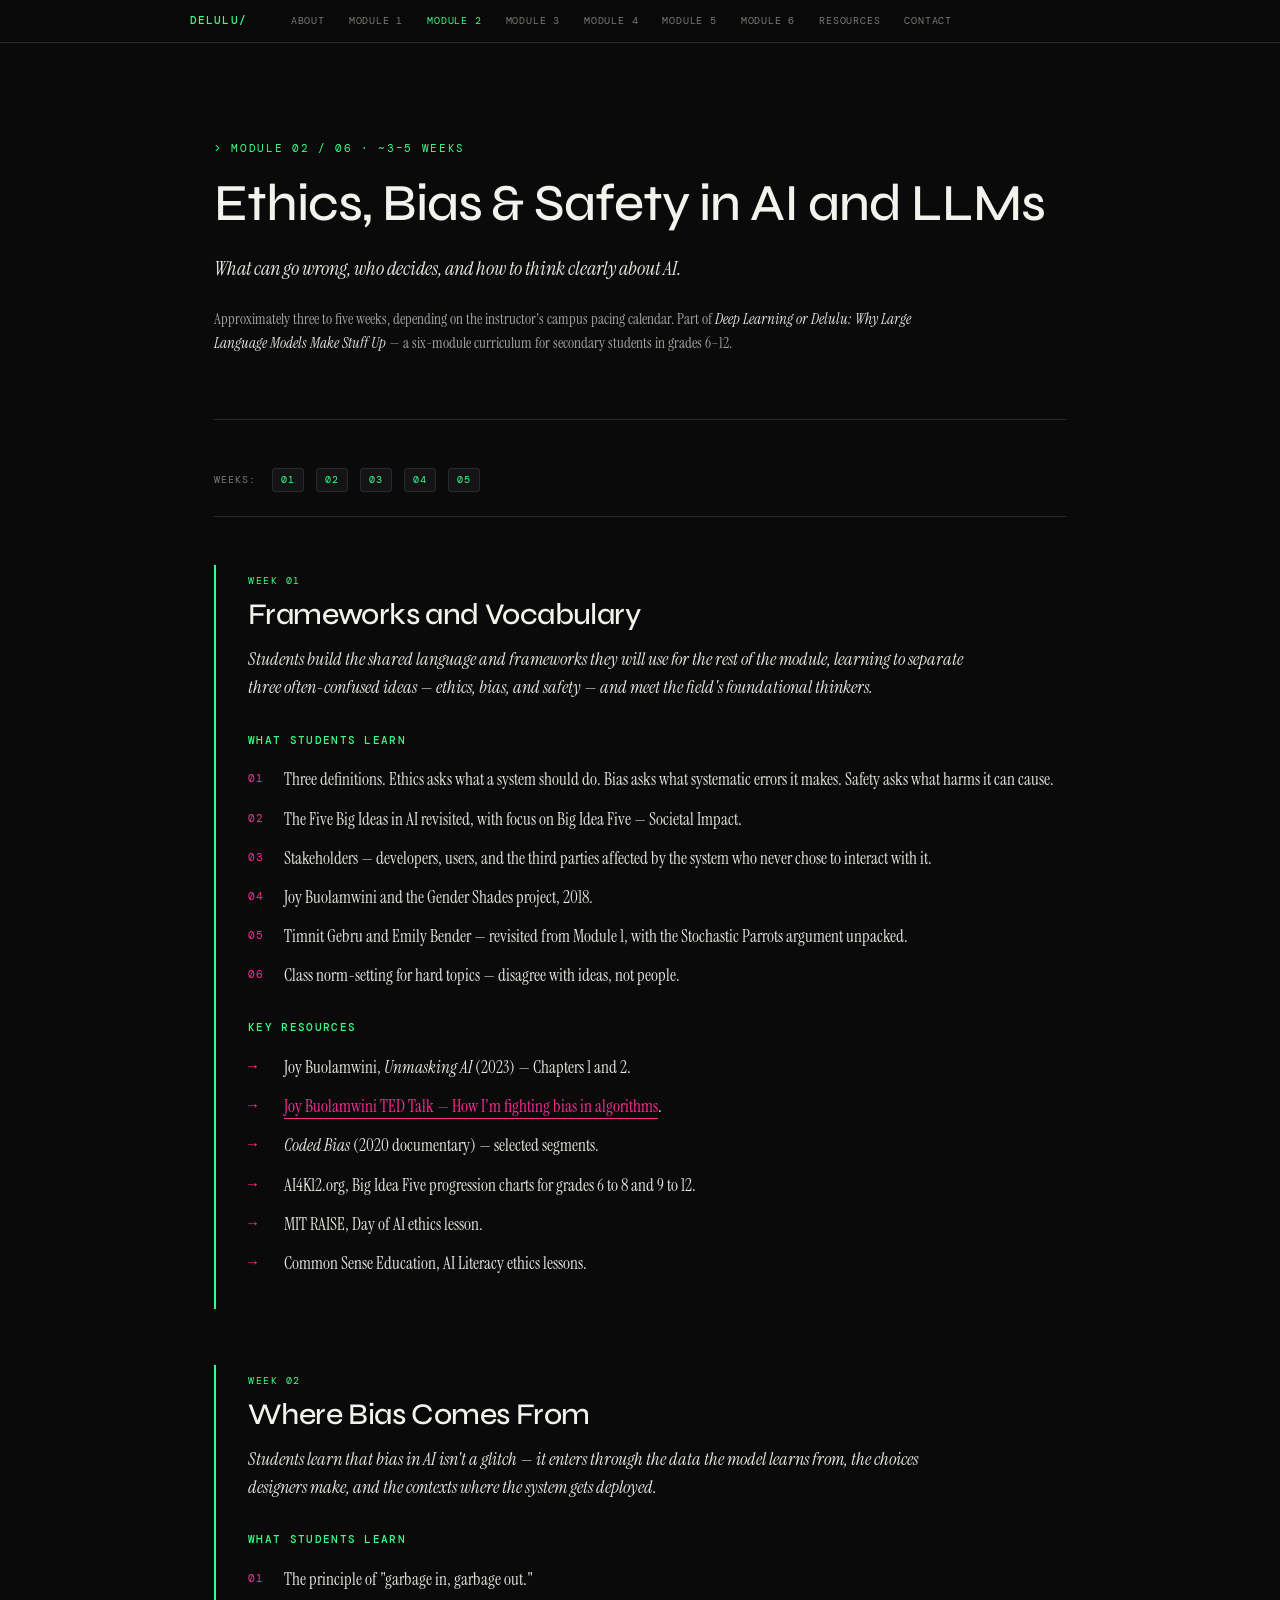
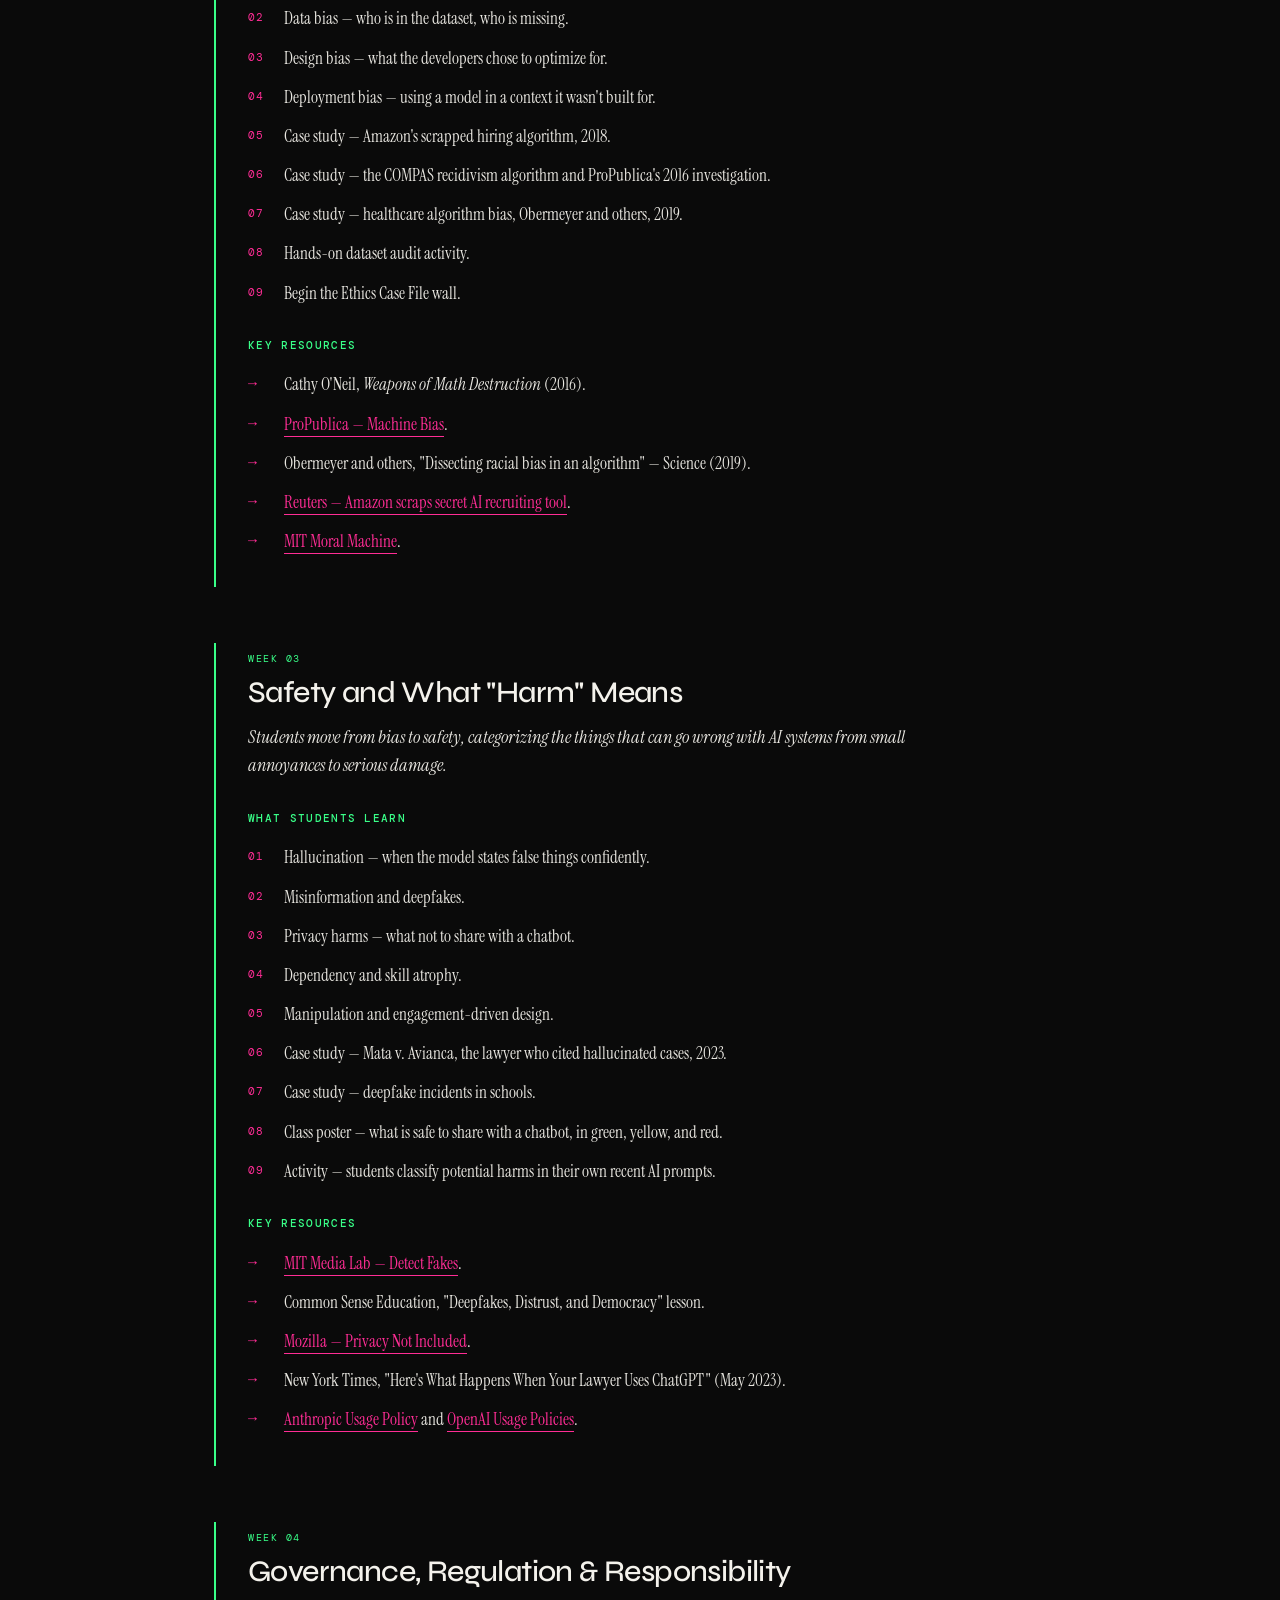
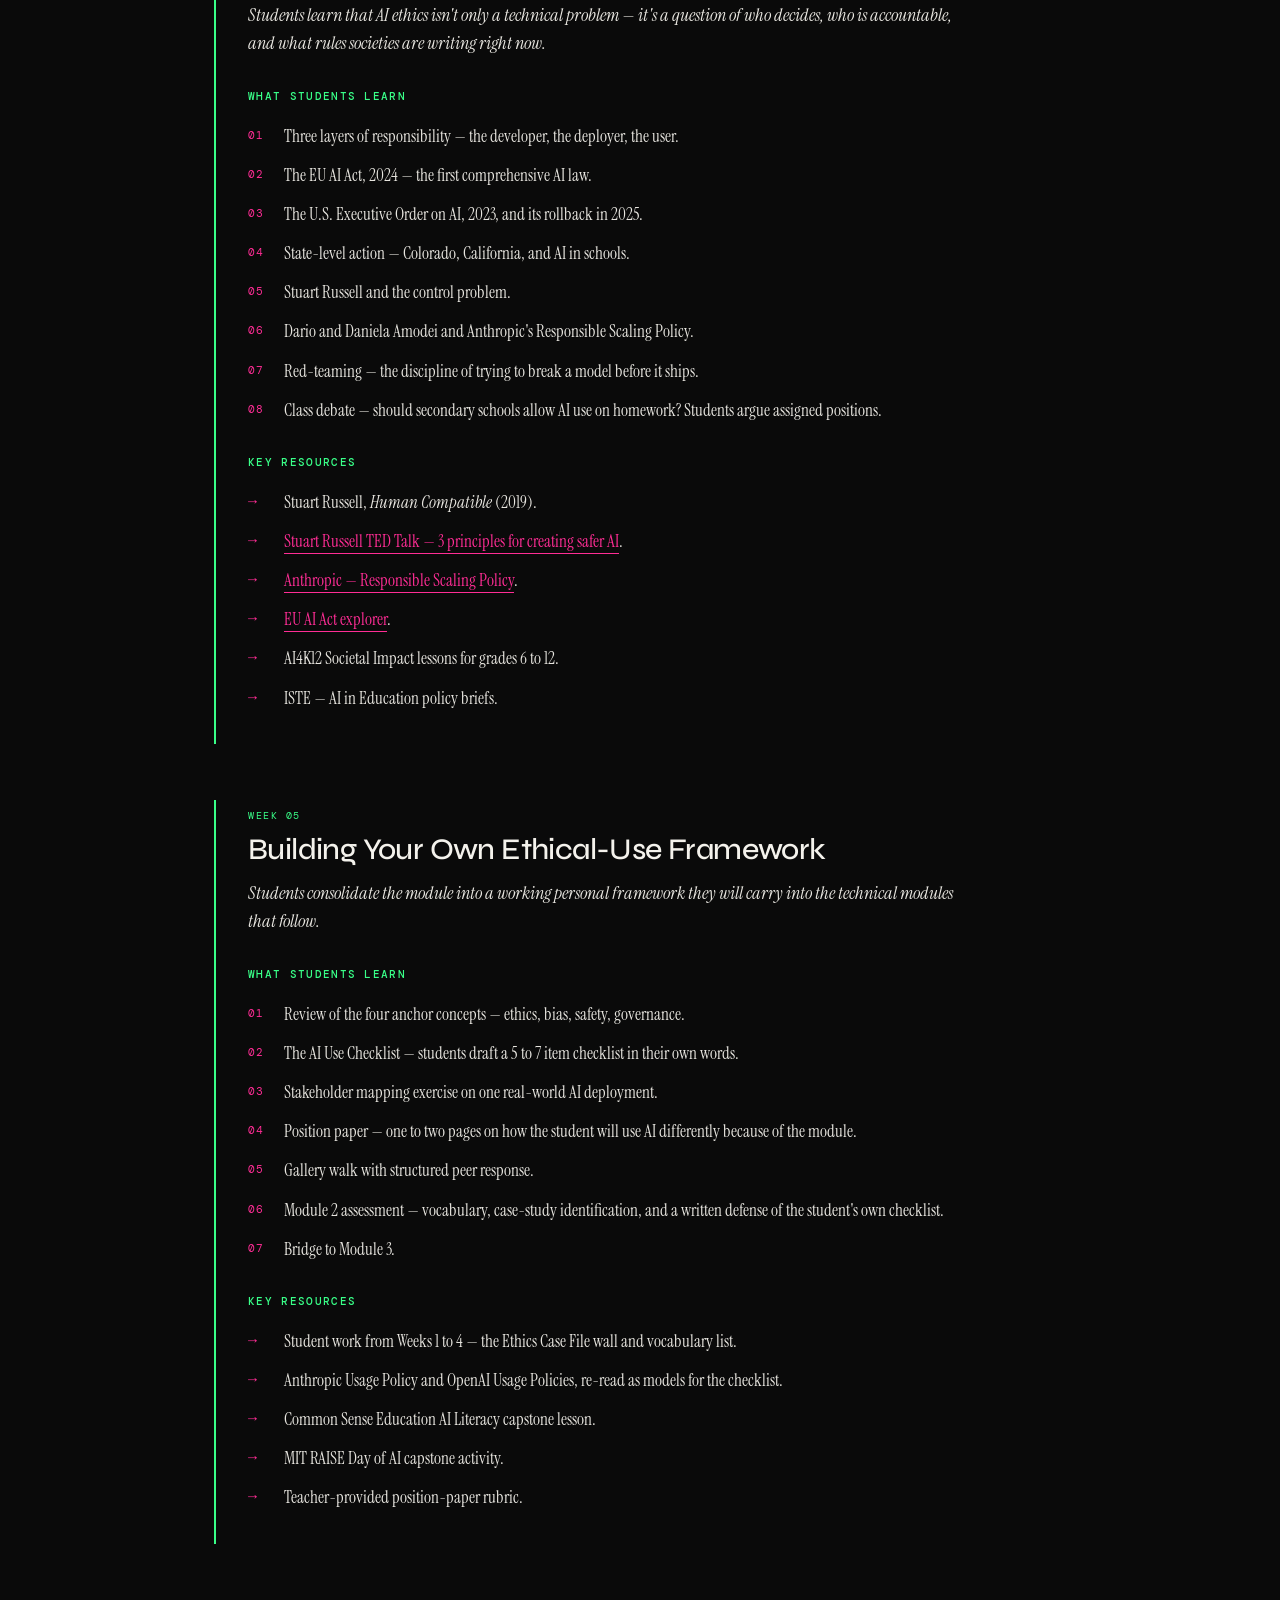
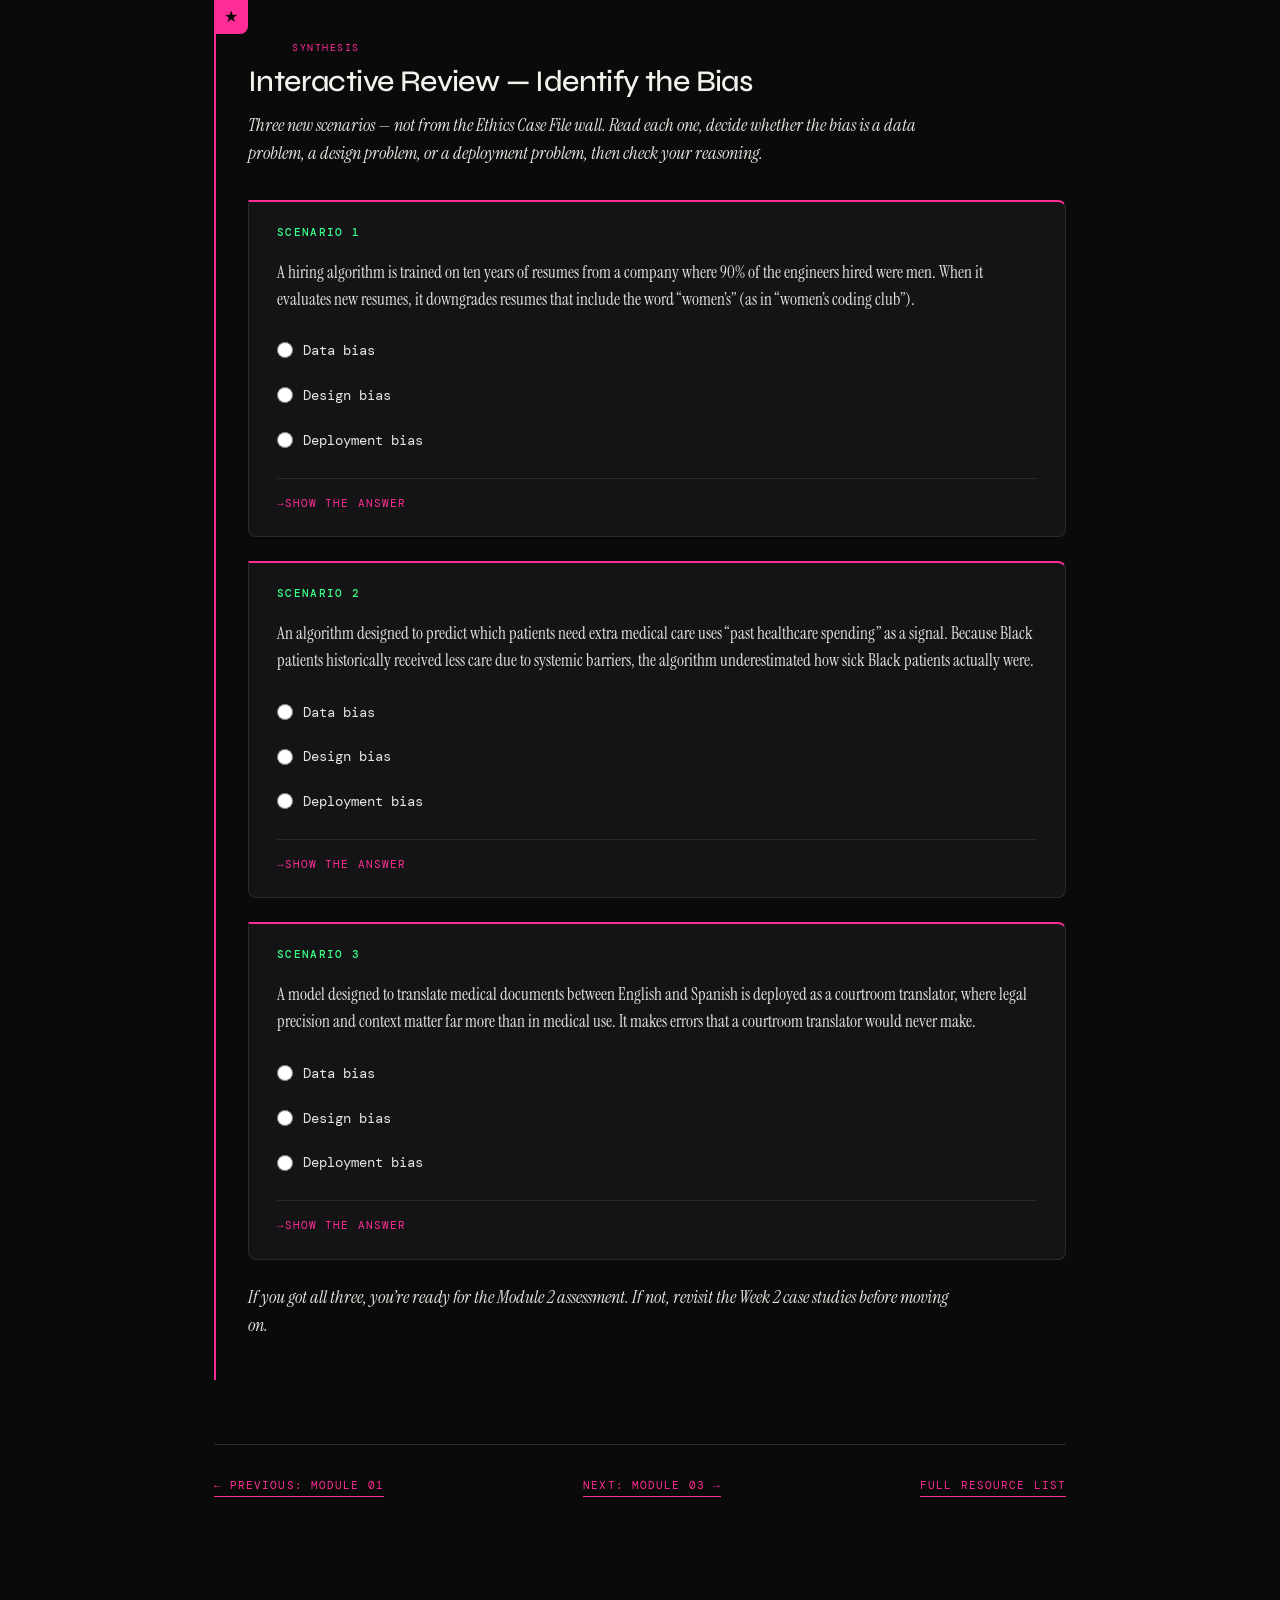
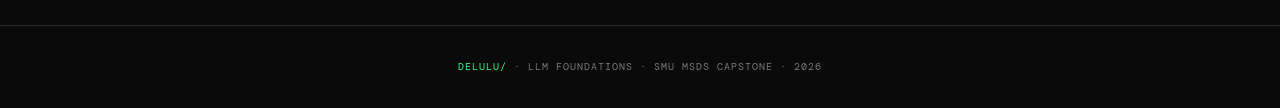
<file: module2.html>
<!DOCTYPE html>
<html lang="en">
<head>
  <meta charset="UTF-8">
  <meta name="viewport" content="width=device-width, initial-scale=1">
  <title>Module 02 &mdash; Ethics, Bias &amp; Safety &middot; Deep Learning or Delulu</title>
  <link rel="stylesheet" href="styles.css">
</head>
<body>

  <nav class="site-nav">
    <div class="site-nav-inner">
      <a href="index.html" class="nav-brand">DELULU/</a>
      <a href="about.html">ABOUT</a>
      <a href="module1.html">Module 1</a>
      <a href="module2.html" class="current">Module 2</a>
      <a href="module3.html">Module 3</a>
      <a href="module4.html">Module 4</a>
      <a href="module5.html">Module 5</a>
      <a href="module6.html">Module 6</a>
      <a href="resources.html">RESOURCES</a>
      <a href="contact.html">CONTACT</a>
    </div>
  </nav>

  <main>

    <header class="module-header">
      <div class="kicker">&gt; Module 02 / 06 &middot; ~3&ndash;5 WEEKS</div>
      <h1>Ethics, Bias &amp; Safety in AI and LLMs</h1>
      <p class="lead">What can go wrong, who decides, and how to think clearly about AI.</p>
      <p class="context">Approximately three to five weeks, depending on the instructor's campus pacing calendar. Part of <em>Deep Learning or Delulu: Why Large Language Models Make Stuff Up</em> &mdash; a six-module curriculum for secondary students in grades 6&ndash;12.</p>
    </header>

   <div class="week-progress">
      <span class="label">WEEKS:</span>
      <a class="dot" href="#week01">01</a>
      <a class="dot" href="#week02">02</a>
      <a class="dot" href="#week03">03</a>
      <a class="dot" href="#week04">04</a>
      <a class="dot" href="#week05">05</a>
    </div>

    <section class="week" id="week01">
      <div class="week-num">Week 01</div>
      <h2>Frameworks and Vocabulary</h2>
      <p class="lede">Students build the shared language and frameworks they will use for the rest of the module, learning to separate three often-confused ideas &mdash; ethics, bias, and safety &mdash; and meet the field's foundational thinkers.</p>

      <h3>What students learn</h3>
      <ol>
        <li>Three definitions. Ethics asks what a system should do. Bias asks what systematic errors it makes. Safety asks what harms it can cause.</li>
        <li>The Five Big Ideas in AI revisited, with focus on Big Idea Five &mdash; Societal Impact.</li>
        <li>Stakeholders &mdash; developers, users, and the third parties affected by the system who never chose to interact with it.</li>
        <li>Joy Buolamwini and the Gender Shades project, 2018.</li>
        <li>Timnit Gebru and Emily Bender &mdash; revisited from Module 1, with the Stochastic Parrots argument unpacked.</li>
        <li>Class norm-setting for hard topics &mdash; disagree with ideas, not people.</li>
      </ol>

      <h3>Key resources</h3>
      <ul>
        <li>Joy Buolamwini, <em>Unmasking AI</em> (2023) &mdash; Chapters 1 and 2.</li>
        <li><a href="https://www.ted.com/talks/joy_buolamwini_how_i_m_fighting_bias_in_algorithms" target="_blank">Joy Buolamwini TED Talk &mdash; How I'm fighting bias in algorithms</a>.</li>
        <li><em>Coded Bias</em> (2020 documentary) &mdash; selected segments.</li>
        <li>AI4K12.org, Big Idea Five progression charts for grades 6 to 8 and 9 to 12.</li>
        <li>MIT RAISE, Day of AI ethics lesson.</li>
        <li>Common Sense Education, AI Literacy ethics lessons.</li>
      </ul>
    </section>

    <section class="week" id="week02">
      <div class="week-num">Week 02</div>
      <h2>Where Bias Comes From</h2>
      <p class="lede">Students learn that bias in AI isn't a glitch &mdash; it enters through the data the model learns from, the choices designers make, and the contexts where the system gets deployed.</p>

      <h3>What students learn</h3>
      <ol>
        <li>The principle of "garbage in, garbage out."</li>
        <li>Data bias &mdash; who is in the dataset, who is missing.</li>
        <li>Design bias &mdash; what the developers chose to optimize for.</li>
        <li>Deployment bias &mdash; using a model in a context it wasn't built for.</li>
        <li>Case study &mdash; Amazon's scrapped hiring algorithm, 2018.</li>
        <li>Case study &mdash; the COMPAS recidivism algorithm and ProPublica's 2016 investigation.</li>
        <li>Case study &mdash; healthcare algorithm bias, Obermeyer and others, 2019.</li>
        <li>Hands-on dataset audit activity.</li>
        <li>Begin the Ethics Case File wall.</li>
      </ol>

      <h3>Key resources</h3>
      <ul>
        <li>Cathy O'Neil, <em>Weapons of Math Destruction</em> (2016).</li>
        <li><a href="https://www.propublica.org/article/machine-bias-risk-assessments-in-criminal-sentencing" target="_blank">ProPublica &mdash; Machine Bias</a>.</li>
        <li>Obermeyer and others, "Dissecting racial bias in an algorithm" &mdash; Science (2019).</li>
        <li><a href="https://www.reuters.com/article/world/insight-amazon-scraps-secret-ai-recruiting-tool-that-showed-bias-against-women-idUSKCN1MK0AG/" target="_blank">Reuters &mdash; Amazon scraps secret AI recruiting tool</a>.</li>
        <li><a href="https://www.moralmachine.net/" target="_blank">MIT Moral Machine</a>.</li>
      </ul>
    </section>

    <section class="week" id="week03">
      <div class="week-num">Week 03</div>
      <h2>Safety and What "Harm" Means</h2>
      <p class="lede">Students move from bias to safety, categorizing the things that can go wrong with AI systems from small annoyances to serious damage.</p>

      <h3>What students learn</h3>
      <ol>
        <li>Hallucination &mdash; when the model states false things confidently.</li>
        <li>Misinformation and deepfakes.</li>
        <li>Privacy harms &mdash; what not to share with a chatbot.</li>
        <li>Dependency and skill atrophy.</li>
        <li>Manipulation and engagement-driven design.</li>
        <li>Case study &mdash; Mata v. Avianca, the lawyer who cited hallucinated cases, 2023.</li>
        <li>Case study &mdash; deepfake incidents in schools.</li>
        <li>Class poster &mdash; what is safe to share with a chatbot, in green, yellow, and red.</li>
        <li>Activity &mdash; students classify potential harms in their own recent AI prompts.</li>
      </ol>

      <h3>Key resources</h3>
      <ul>
        <li><a href="https://detectfakes.kellogg.northwestern.edu/" target="_blank">MIT Media Lab &mdash; Detect Fakes</a>.</li>
        <li>Common Sense Education, "Deepfakes, Distrust, and Democracy" lesson.</li>
        <li><a href="https://foundation.mozilla.org/en/privacynotincluded/" target="_blank">Mozilla &mdash; Privacy Not Included</a>.</li>
        <li>New York Times, "Here's What Happens When Your Lawyer Uses ChatGPT" (May 2023).</li>
        <li><a href="https://www.anthropic.com/legal/aup" target="_blank">Anthropic Usage Policy</a> and <a href="https://openai.com/policies/usage-policies/" target="_blank">OpenAI Usage Policies</a>.</li>
      </ul>
    </section>

    <section class="week" id="week04">
      <div class="week-num">Week 04</div>
      <h2>Governance, Regulation &amp; Responsibility</h2>
      <p class="lede">Students learn that AI ethics isn't only a technical problem &mdash; it's a question of who decides, who is accountable, and what rules societies are writing right now.</p>

      <h3>What students learn</h3>
      <ol>
        <li>Three layers of responsibility &mdash; the developer, the deployer, the user.</li>
        <li>The EU AI Act, 2024 &mdash; the first comprehensive AI law.</li>
        <li>The U.S. Executive Order on AI, 2023, and its rollback in 2025.</li>
        <li>State-level action &mdash; Colorado, California, and AI in schools.</li>
        <li>Stuart Russell and the control problem.</li>
        <li>Dario and Daniela Amodei and Anthropic's Responsible Scaling Policy.</li>
        <li>Red-teaming &mdash; the discipline of trying to break a model before it ships.</li>
        <li>Class debate &mdash; should secondary schools allow AI use on homework? Students argue assigned positions.</li>
      </ol>

      <h3>Key resources</h3>
      <ul>
        <li>Stuart Russell, <em>Human Compatible</em> (2019).</li>
        <li><a href="https://www.ted.com/talks/stuart_russell_3_principles_for_creating_safer_ai" target="_blank">Stuart Russell TED Talk &mdash; 3 principles for creating safer AI</a>.</li>
        <li><a href="https://www.anthropic.com/news/anthropics-responsible-scaling-policy" target="_blank">Anthropic &mdash; Responsible Scaling Policy</a>.</li>
        <li><a href="https://artificialintelligenceact.eu/" target="_blank">EU AI Act explorer</a>.</li>
        <li>AI4K12 Societal Impact lessons for grades 6 to 12.</li>
        <li>ISTE &mdash; AI in Education policy briefs.</li>
      </ul>
    </section>

    <section class="week" id="week05">
      <div class="week-num">Week 05</div>
      <h2>Building Your Own Ethical-Use Framework</h2>
      <p class="lede">Students consolidate the module into a working personal framework they will carry into the technical modules that follow.</p>

      <h3>What students learn</h3>
      <ol>
        <li>Review of the four anchor concepts &mdash; ethics, bias, safety, governance.</li>
        <li>The AI Use Checklist &mdash; students draft a 5 to 7 item checklist in their own words.</li>
        <li>Stakeholder mapping exercise on one real-world AI deployment.</li>
        <li>Position paper &mdash; one to two pages on how the student will use AI differently because of the module.</li>
        <li>Gallery walk with structured peer response.</li>
        <li>Module 2 assessment &mdash; vocabulary, case-study identification, and a written defense of the student's own checklist.</li>
        <li>Bridge to Module 3.</li>
      </ol>

      <h3>Key resources</h3>
      <ul>
        <li>Student work from Weeks 1 to 4 &mdash; the Ethics Case File wall and vocabulary list.</li>
        <li>Anthropic Usage Policy and OpenAI Usage Policies, re-read as models for the checklist.</li>
        <li>Common Sense Education AI Literacy capstone lesson.</li>
        <li>MIT RAISE Day of AI capstone activity.</li>
        <li>Teacher-provided position-paper rubric.</li>
      </ul>
    </section>

<section class="week synthesis">
      <div class="week-num">Synthesis</div>
      <h2>Interactive Review &mdash; Identify the Bias</h2>
      <p class="lede">Three new scenarios &mdash; not from the Ethics Case File wall. Read each one, decide whether the bias is a data problem, a design problem, or a deployment problem, then check your reasoning.</p>

      <div class="quiz-scenario">
        <h3>Scenario 1</h3>
        <p class="prompt">A hiring algorithm is trained on ten years of resumes from a company where 90% of the engineers hired were men. When it evaluates new resumes, it downgrades resumes that include the word &ldquo;women&rsquo;s&rdquo; (as in &ldquo;women&rsquo;s coding club&rdquo;).</p>
        <div class="quiz-options">
          <label><input type="radio" name="q1"> Data bias</label>
          <label><input type="radio" name="q1"> Design bias</label>
          <label><input type="radio" name="q1"> Deployment bias</label>
        </div>
        <details>
          <summary>Show the answer</summary>
          <p><strong>Data bias.</strong> The training data itself reflected the company&rsquo;s past hiring patterns. The model learned those patterns and reproduced them. This is the Amazon hiring algorithm case from 2018.</p>
        </details>
      </div>

      <div class="quiz-scenario">
        <h3>Scenario 2</h3>
        <p class="prompt">An algorithm designed to predict which patients need extra medical care uses &ldquo;past healthcare spending&rdquo; as a signal. Because Black patients historically received less care due to systemic barriers, the algorithm underestimated how sick Black patients actually were.</p>
        <div class="quiz-options">
          <label><input type="radio" name="q2"> Data bias</label>
          <label><input type="radio" name="q2"> Design bias</label>
          <label><input type="radio" name="q2"> Deployment bias</label>
        </div>
        <details>
          <summary>Show the answer</summary>
          <p><strong>Design bias.</strong> The developers chose &ldquo;spending&rdquo; as a proxy for &ldquo;need.&rdquo; That choice built the bias into the system. This is the Obermeyer et al. healthcare case from 2019.</p>
        </details>
      </div>

      <div class="quiz-scenario">
        <h3>Scenario 3</h3>
        <p class="prompt">A model designed to translate medical documents between English and Spanish is deployed as a courtroom translator, where legal precision and context matter far more than in medical use. It makes errors that a courtroom translator would never make.</p>
        <div class="quiz-options">
          <label><input type="radio" name="q3"> Data bias</label>
          <label><input type="radio" name="q3"> Design bias</label>
          <label><input type="radio" name="q3"> Deployment bias</label>
        </div>
        <details>
          <summary>Show the answer</summary>
          <p><strong>Deployment bias.</strong> The model may have been well-designed for its original purpose, but it&rsquo;s being used in a context it wasn&rsquo;t built for. The context of use is where the harm happens.</p>
        </details>
      </div>

      <p class="lede">If you got all three, you&rsquo;re ready for the Module 2 assessment. If not, revisit the Week 2 case studies before moving on.</p>
    </section>
    
    <nav class="bottom-nav">
      <a href="module1.html">&larr; Previous: Module 01</a>
      <a href="module3.html">Next: Module 03 &rarr;</a>
      <a href="resources.html">Full resource list</a>
    </nav>

  </main>

  <footer class="site-footer">
    <span class="brand">DELULU/</span> &middot; LLM FOUNDATIONS &middot; SMU MSDS CAPSTONE &middot; 2026
  </footer>

</body>
</html>
</file>
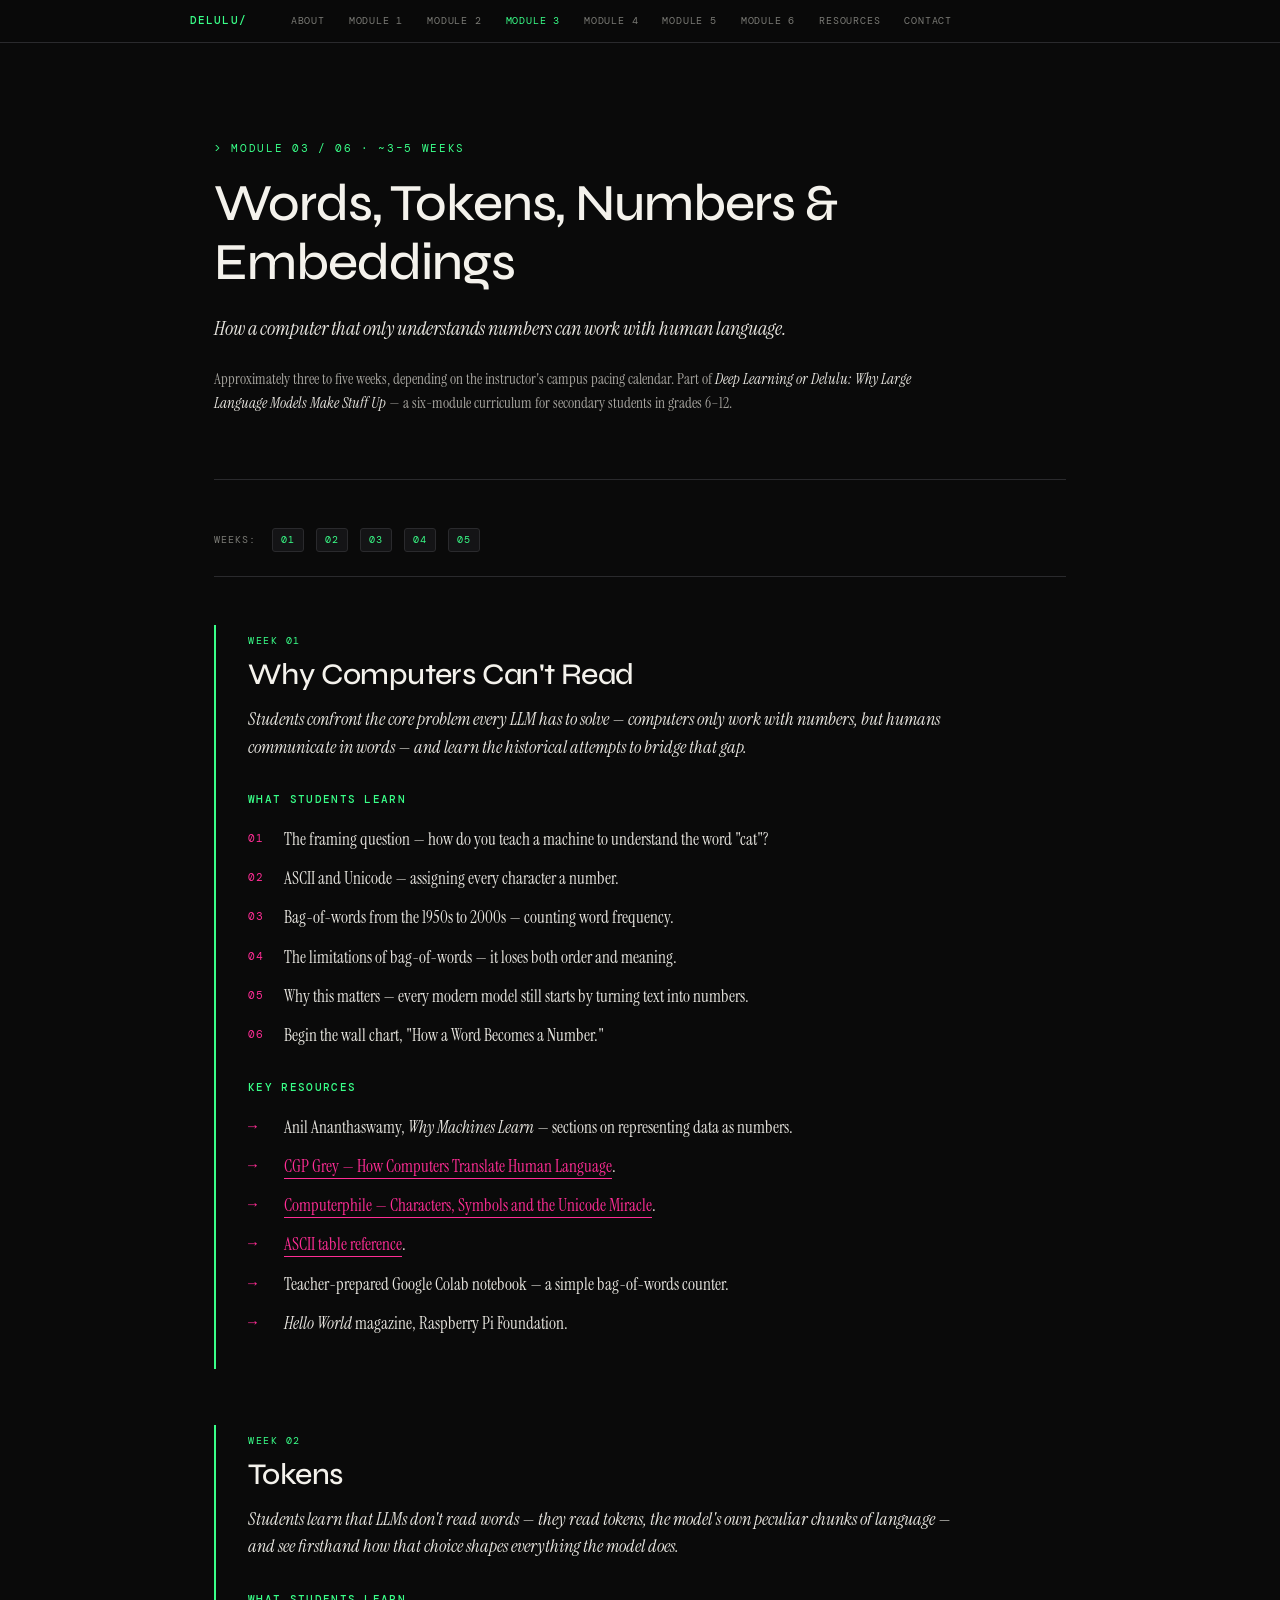
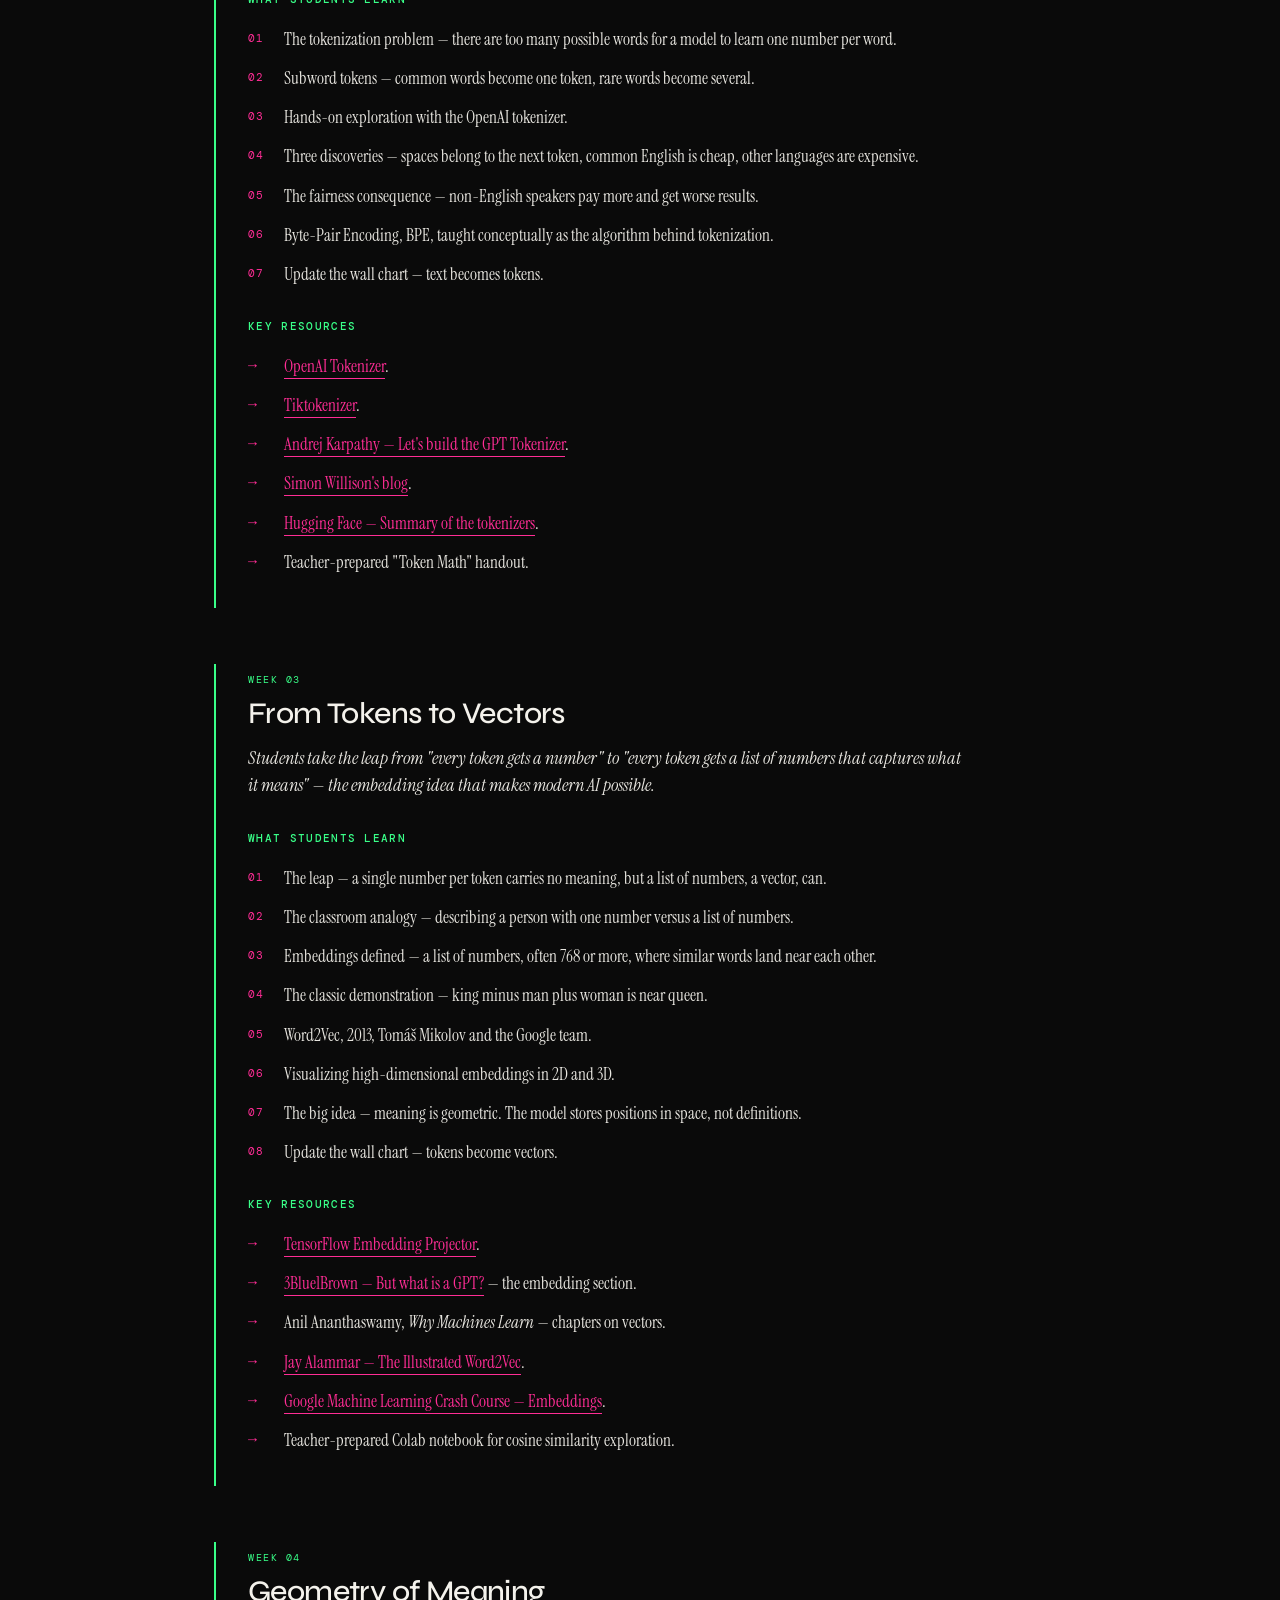
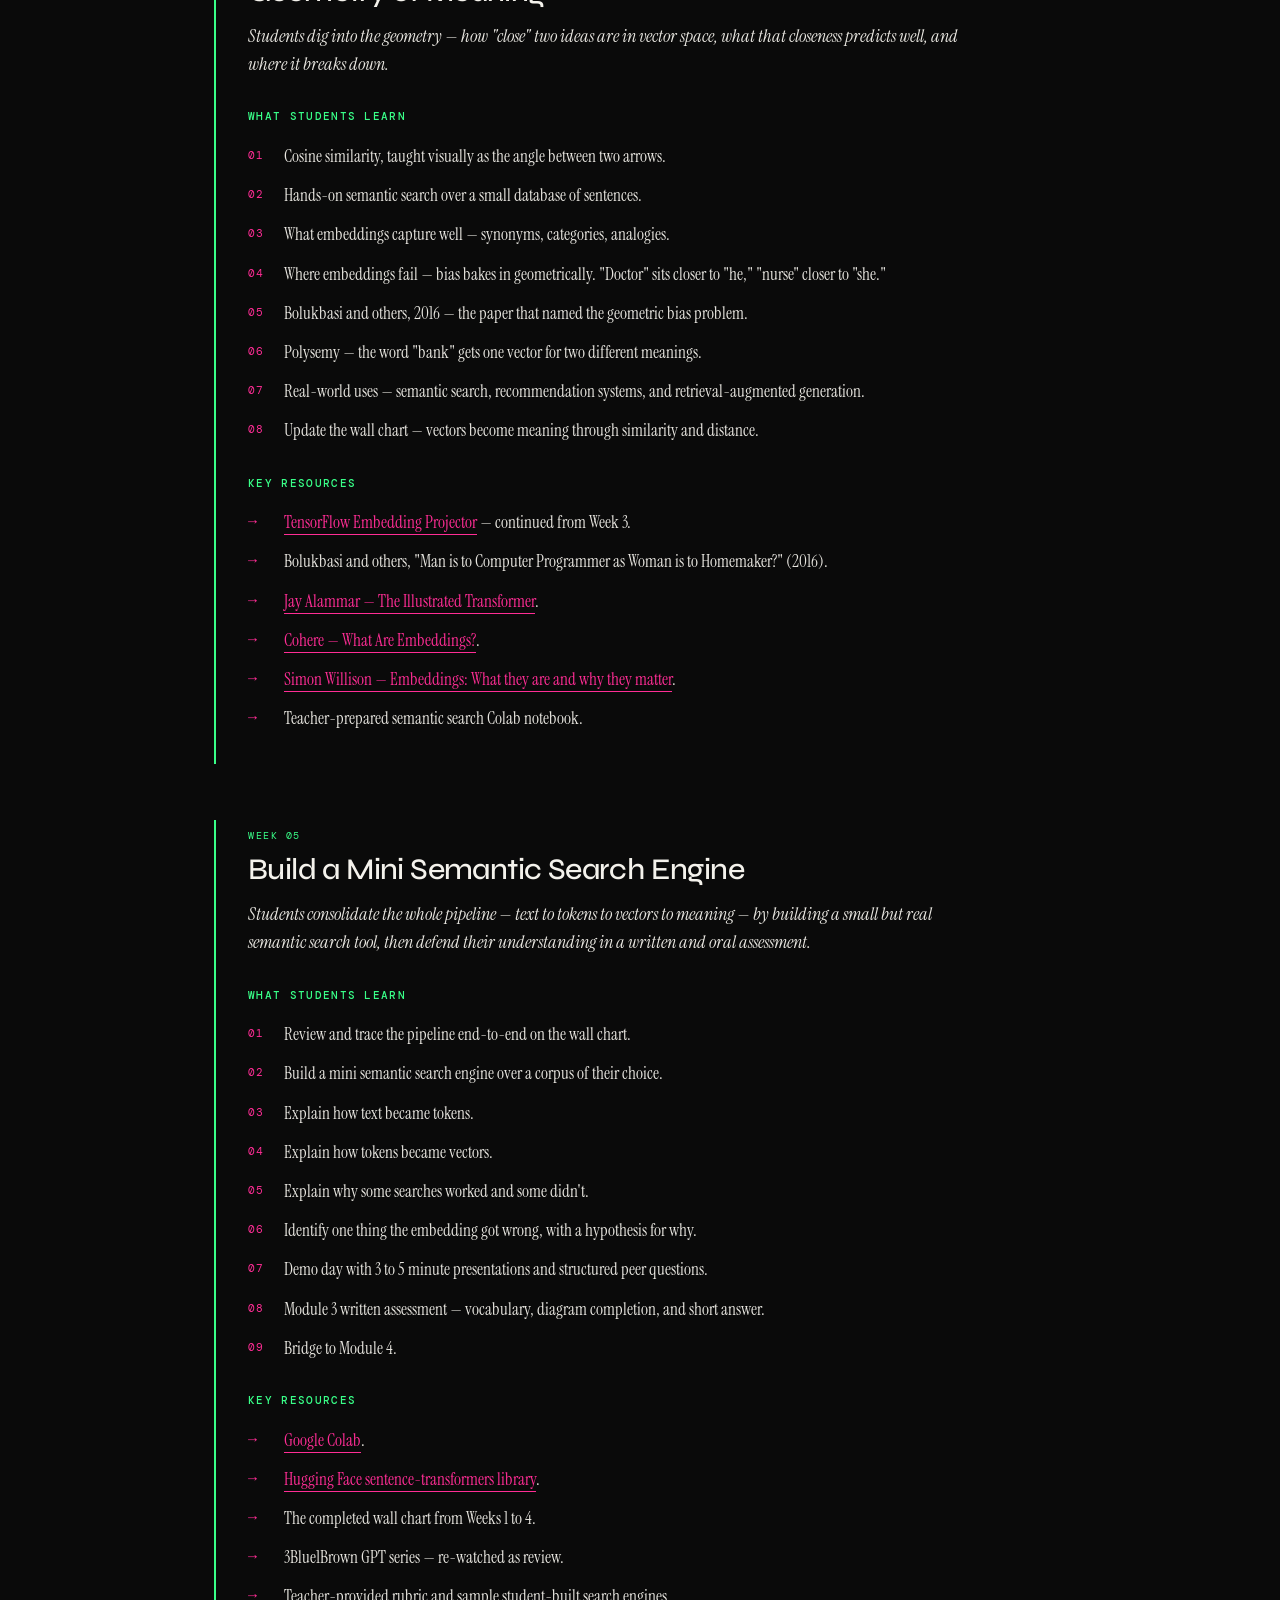
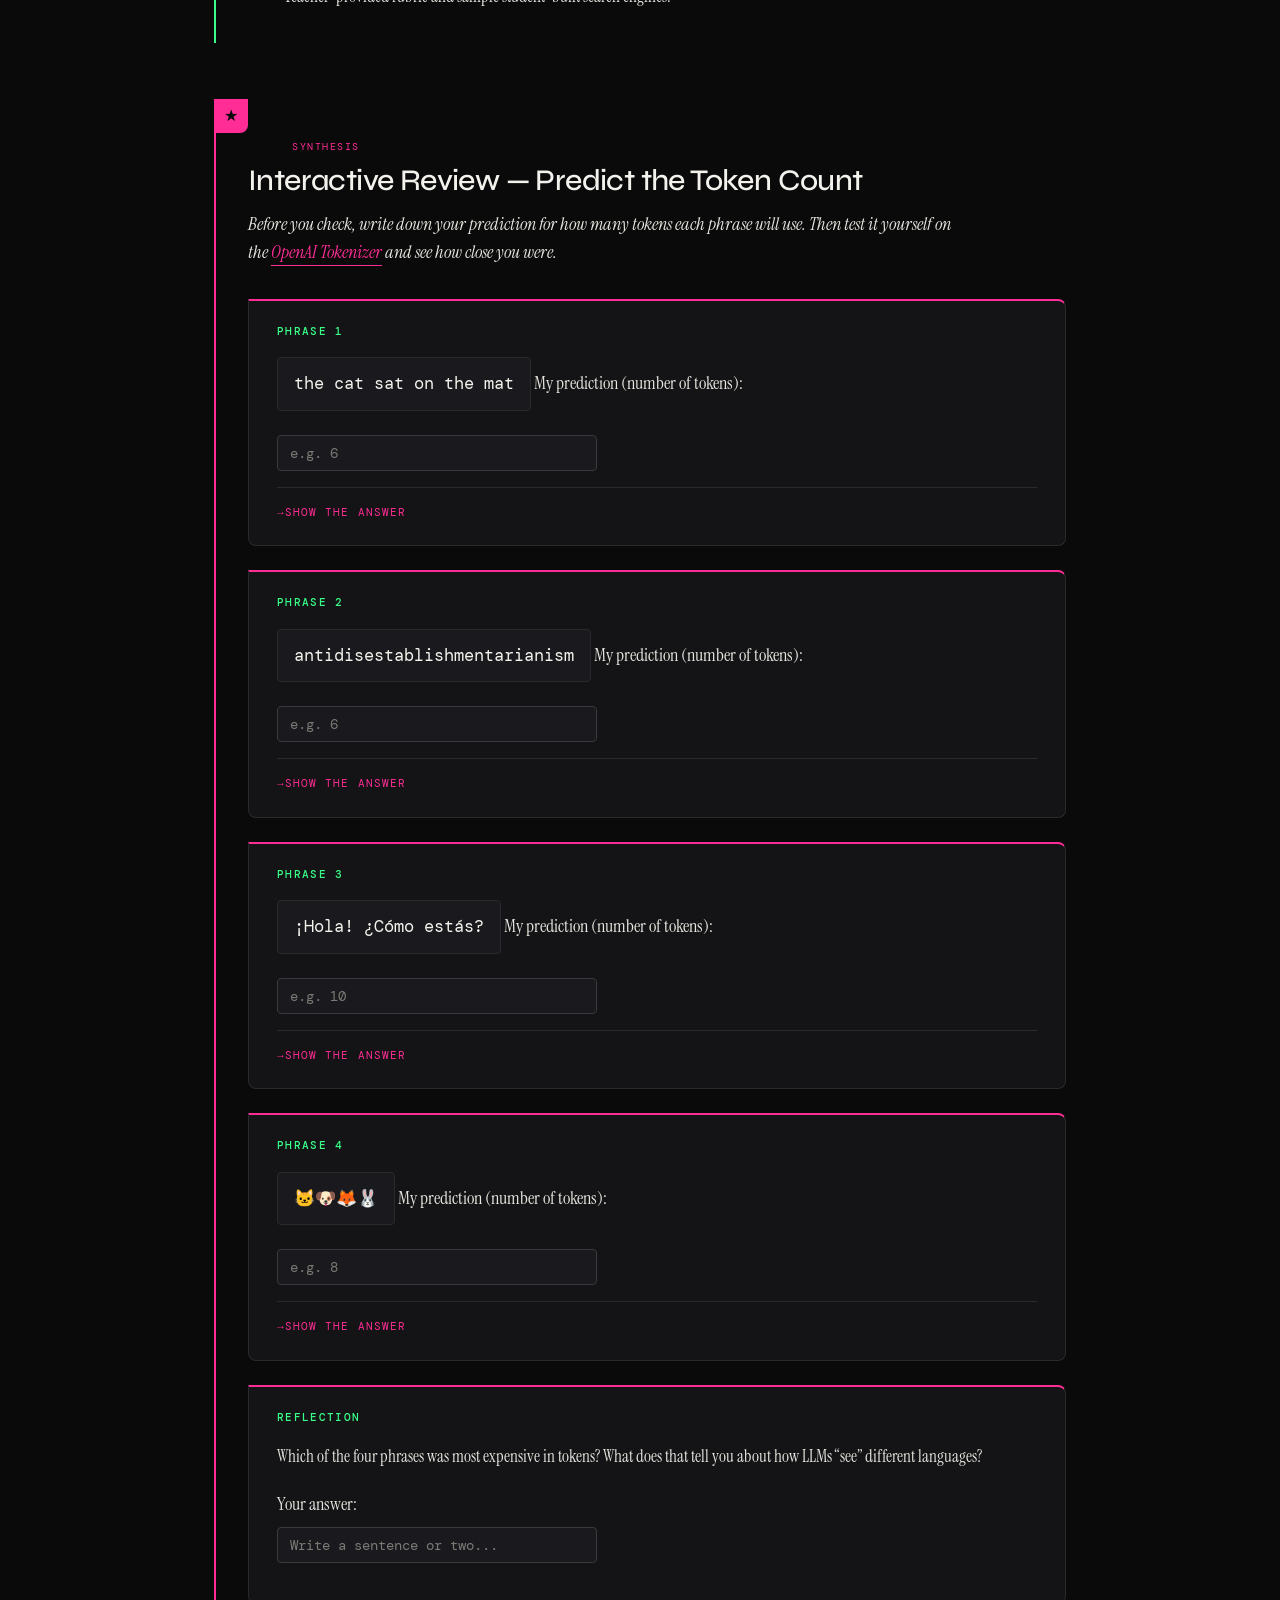
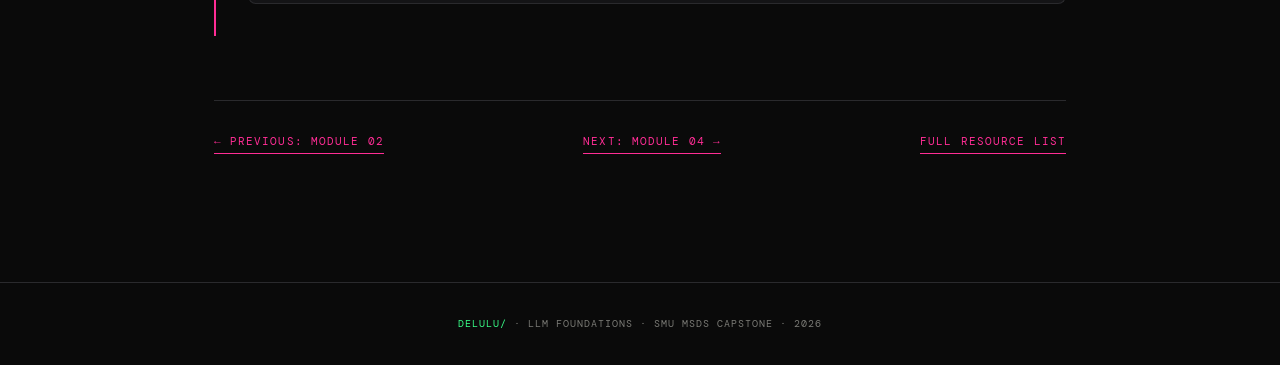
<file: module3.html>
<!DOCTYPE html>
<html lang="en">
<head>
  <meta charset="UTF-8">
  <meta name="viewport" content="width=device-width, initial-scale=1">
  <title>Module 03 &mdash; Words, Tokens &amp; Embeddings &middot; Deep Learning or Delulu</title>
  <link rel="stylesheet" href="styles.css">
</head>
<body>

  <nav class="site-nav">
    <div class="site-nav-inner">
      <a href="index.html" class="nav-brand">DELULU/</a>
      <a href="about.html">ABOUT</a>
      <a href="module1.html">Module 1</a>
      <a href="module2.html">Module 2</a>
      <a href="module3.html" class="current">Module 3</a>
      <a href="module4.html">Module 4</a>
      <a href="module5.html">Module 5</a>
      <a href="module6.html">Module 6</a>
      <a href="resources.html">RESOURCES</a>
      <a href="contact.html">CONTACT</a>
    </div>
  </nav>

  <main>

    <header class="module-header">
      <div class="kicker">&gt; Module 03 / 06 &middot; ~3&ndash;5 WEEKS</div>
      <h1>Words, Tokens, Numbers &amp; Embeddings</h1>
      <p class="lead">How a computer that only understands numbers can work with human language.</p>
      <p class="context">Approximately three to five weeks, depending on the instructor's campus pacing calendar. Part of <em>Deep Learning or Delulu: Why Large Language Models Make Stuff Up</em> &mdash; a six-module curriculum for secondary students in grades 6&ndash;12.</p>
    </header>

    <div class="week-progress">
      <span class="label">WEEKS:</span>
      <a class="dot" href="#week01">01</a>
      <a class="dot" href="#week02">02</a>
      <a class="dot" href="#week03">03</a>
      <a class="dot" href="#week04">04</a>
      <a class="dot" href="#week05">05</a>
    </div>

    <section class="week" id="week01">
      <div class="week-num">Week 01</div>
      <h2>Why Computers Can't Read</h2>
      <p class="lede">Students confront the core problem every LLM has to solve &mdash; computers only work with numbers, but humans communicate in words &mdash; and learn the historical attempts to bridge that gap.</p>

      <h3>What students learn</h3>
      <ol>
        <li>The framing question &mdash; how do you teach a machine to understand the word "cat"?</li>
        <li>ASCII and Unicode &mdash; assigning every character a number.</li>
        <li>Bag-of-words from the 1950s to 2000s &mdash; counting word frequency.</li>
        <li>The limitations of bag-of-words &mdash; it loses both order and meaning.</li>
        <li>Why this matters &mdash; every modern model still starts by turning text into numbers.</li>
        <li>Begin the wall chart, "How a Word Becomes a Number."</li>
      </ol>

      <h3>Key resources</h3>
      <ul>
        <li>Anil Ananthaswamy, <em>Why Machines Learn</em> &mdash; sections on representing data as numbers.</li>
        <li><a href="https://www.youtube.com/watch?v=LMkJuDVJdTw" target="_blank">CGP Grey &mdash; How Computers Translate Human Language</a>.</li>
        <li><a href="https://www.youtube.com/watch?v=MijmeoH9LT4" target="_blank">Computerphile &mdash; Characters, Symbols and the Unicode Miracle</a>.</li>
        <li><a href="https://www.asciitable.com/" target="_blank">ASCII table reference</a>.</li>
        <li>Teacher-prepared Google Colab notebook &mdash; a simple bag-of-words counter.</li>
        <li><em>Hello World</em> magazine, Raspberry Pi Foundation.</li>
      </ul>
    </section>

    <section class="week" id="week02">
      <div class="week-num">Week 02</div>
      <h2>Tokens</h2>
      <p class="lede">Students learn that LLMs don't read words &mdash; they read tokens, the model's own peculiar chunks of language &mdash; and see firsthand how that choice shapes everything the model does.</p>

      <h3>What students learn</h3>
      <ol>
        <li>The tokenization problem &mdash; there are too many possible words for a model to learn one number per word.</li>
        <li>Subword tokens &mdash; common words become one token, rare words become several.</li>
        <li>Hands-on exploration with the OpenAI tokenizer.</li>
        <li>Three discoveries &mdash; spaces belong to the next token, common English is cheap, other languages are expensive.</li>
        <li>The fairness consequence &mdash; non-English speakers pay more and get worse results.</li>
        <li>Byte-Pair Encoding, BPE, taught conceptually as the algorithm behind tokenization.</li>
        <li>Update the wall chart &mdash; text becomes tokens.</li>
      </ol>

      <h3>Key resources</h3>
      <ul>
        <li><a href="https://platform.openai.com/tokenizer" target="_blank">OpenAI Tokenizer</a>.</li>
        <li><a href="https://tiktokenizer.vercel.app/" target="_blank">Tiktokenizer</a>.</li>
        <li><a href="https://www.youtube.com/watch?v=zduSFxRajkE" target="_blank">Andrej Karpathy &mdash; Let's build the GPT Tokenizer</a>.</li>
        <li><a href="https://simonwillison.net/" target="_blank">Simon Willison's blog</a>.</li>
        <li><a href="https://huggingface.co/docs/transformers/tokenizer_summary" target="_blank">Hugging Face &mdash; Summary of the tokenizers</a>.</li>
        <li>Teacher-prepared "Token Math" handout.</li>
      </ul>
    </section>

    <section class="week" id="week03">
      <div class="week-num">Week 03</div>
      <h2>From Tokens to Vectors</h2>
      <p class="lede">Students take the leap from "every token gets a number" to "every token gets a list of numbers that captures what it means" &mdash; the embedding idea that makes modern AI possible.</p>

      <h3>What students learn</h3>
      <ol>
        <li>The leap &mdash; a single number per token carries no meaning, but a list of numbers, a vector, can.</li>
        <li>The classroom analogy &mdash; describing a person with one number versus a list of numbers.</li>
        <li>Embeddings defined &mdash; a list of numbers, often 768 or more, where similar words land near each other.</li>
        <li>The classic demonstration &mdash; king minus man plus woman is near queen.</li>
        <li>Word2Vec, 2013, Tom&aacute;&scaron; Mikolov and the Google team.</li>
        <li>Visualizing high-dimensional embeddings in 2D and 3D.</li>
        <li>The big idea &mdash; meaning is geometric. The model stores positions in space, not definitions.</li>
        <li>Update the wall chart &mdash; tokens become vectors.</li>
      </ol>

      <h3>Key resources</h3>
      <ul>
        <li><a href="https://projector.tensorflow.org/" target="_blank">TensorFlow Embedding Projector</a>.</li>
        <li><a href="https://www.youtube.com/watch?v=wjZofJX0v4M" target="_blank">3Blue1Brown &mdash; But what is a GPT?</a> &mdash; the embedding section.</li>
        <li>Anil Ananthaswamy, <em>Why Machines Learn</em> &mdash; chapters on vectors.</li>
        <li><a href="https://jalammar.github.io/illustrated-word2vec/" target="_blank">Jay Alammar &mdash; The Illustrated Word2Vec</a>.</li>
        <li><a href="https://developers.google.com/machine-learning/crash-course/embeddings" target="_blank">Google Machine Learning Crash Course &mdash; Embeddings</a>.</li>
        <li>Teacher-prepared Colab notebook for cosine similarity exploration.</li>
      </ul>
    </section>

    <section class="week" id="week04">
      <div class="week-num">Week 04</div>
      <h2>Geometry of Meaning</h2>
      <p class="lede">Students dig into the geometry &mdash; how "close" two ideas are in vector space, what that closeness predicts well, and where it breaks down.</p>

      <h3>What students learn</h3>
      <ol>
        <li>Cosine similarity, taught visually as the angle between two arrows.</li>
        <li>Hands-on semantic search over a small database of sentences.</li>
        <li>What embeddings capture well &mdash; synonyms, categories, analogies.</li>
        <li>Where embeddings fail &mdash; bias bakes in geometrically. "Doctor" sits closer to "he," "nurse" closer to "she."</li>
        <li>Bolukbasi and others, 2016 &mdash; the paper that named the geometric bias problem.</li>
        <li>Polysemy &mdash; the word "bank" gets one vector for two different meanings.</li>
        <li>Real-world uses &mdash; semantic search, recommendation systems, and retrieval-augmented generation.</li>
        <li>Update the wall chart &mdash; vectors become meaning through similarity and distance.</li>
      </ol>

      <h3>Key resources</h3>
      <ul>
        <li><a href="https://projector.tensorflow.org/" target="_blank">TensorFlow Embedding Projector</a> &mdash; continued from Week 3.</li>
        <li>Bolukbasi and others, "Man is to Computer Programmer as Woman is to Homemaker?" (2016).</li>
        <li><a href="https://jalammar.github.io/illustrated-transformer/" target="_blank">Jay Alammar &mdash; The Illustrated Transformer</a>.</li>
        <li><a href="https://docs.cohere.com/docs/embeddings" target="_blank">Cohere &mdash; What Are Embeddings?</a>.</li>
        <li><a href="https://simonwillison.net/2023/Oct/23/embeddings/" target="_blank">Simon Willison &mdash; Embeddings: What they are and why they matter</a>.</li>
        <li>Teacher-prepared semantic search Colab notebook.</li>
      </ul>
    </section>

    <section class="week" id="week05">
      <div class="week-num">Week 05</div>
      <h2>Build a Mini Semantic Search Engine</h2>
      <p class="lede">Students consolidate the whole pipeline &mdash; text to tokens to vectors to meaning &mdash; by building a small but real semantic search tool, then defend their understanding in a written and oral assessment.</p>

      <h3>What students learn</h3>
      <ol>
        <li>Review and trace the pipeline end-to-end on the wall chart.</li>
        <li>Build a mini semantic search engine over a corpus of their choice.</li>
        <li>Explain how text became tokens.</li>
        <li>Explain how tokens became vectors.</li>
        <li>Explain why some searches worked and some didn't.</li>
        <li>Identify one thing the embedding got wrong, with a hypothesis for why.</li>
        <li>Demo day with 3 to 5 minute presentations and structured peer questions.</li>
        <li>Module 3 written assessment &mdash; vocabulary, diagram completion, and short answer.</li>
        <li>Bridge to Module 4.</li>
      </ol>

      <h3>Key resources</h3>
      <ul>
        <li><a href="https://colab.research.google.com/" target="_blank">Google Colab</a>.</li>
        <li><a href="https://www.sbert.net/" target="_blank">Hugging Face sentence-transformers library</a>.</li>
        <li>The completed wall chart from Weeks 1 to 4.</li>
        <li>3Blue1Brown GPT series &mdash; re-watched as review.</li>
        <li>Teacher-provided rubric and sample student-built search engines.</li>
      </ul>
    </section>

<section class="week synthesis">
      <div class="week-num">Synthesis</div>
      <h2>Interactive Review &mdash; Predict the Token Count</h2>
      <p class="lede">Before you check, write down your prediction for how many tokens each phrase will use. Then test it yourself on the <a href="https://platform.openai.com/tokenizer" target="_blank">OpenAI Tokenizer</a> and see how close you were.</p>

      <div class="quiz-scenario">
        <h3>Phrase 1</h3>
        <p class="phrase">the cat sat on the mat</p>
        <label for="p1">My prediction (number of tokens):</label><br>
        <input type="text" id="p1" placeholder="e.g. 6">
        <details>
          <summary>Show the answer</summary>
          <p>Around 6 or 7 tokens. All common English words, mostly one token each.</p>
        </details>
      </div>

      <div class="quiz-scenario">
        <h3>Phrase 2</h3>
        <p class="phrase">antidisestablishmentarianism</p>
        <label for="p2">My prediction (number of tokens):</label><br>
        <input type="text" id="p2" placeholder="e.g. 6">
        <details>
          <summary>Show the answer</summary>
          <p>Around 6 to 8 tokens. It's one word, but the model breaks it into subword pieces because the whole word is rare.</p>
        </details>
      </div>

      <div class="quiz-scenario">
        <h3>Phrase 3</h3>
        <p class="phrase">&iexcl;Hola! &iquest;C&oacute;mo est&aacute;s?</p>
        <label for="p3">My prediction (number of tokens):</label><br>
        <input type="text" id="p3" placeholder="e.g. 10">
        <details>
          <summary>Show the answer</summary>
          <p>Around 10 to 12 tokens. Non-English languages and special characters like &iexcl; and &iquest; cost significantly more tokens than English text. This is why non-English speakers effectively pay more to use the same models &mdash; the same idea from Week 2's fairness discussion.</p>
        </details>
      </div>

      <div class="quiz-scenario">
        <h3>Phrase 4</h3>
        <p class="phrase">&#128049;&#128054;&#129418;&#128048;</p>
        <label for="p4">My prediction (number of tokens):</label><br>
        <input type="text" id="p4" placeholder="e.g. 8">
        <details>
          <summary>Show the answer</summary>
          <p>Around 8 to 16 tokens depending on the model. Emoji are often multiple tokens each, even though they look like a single character.</p>
        </details>
      </div>

      <div class="quiz-scenario">
        <h3>Reflection</h3>
        <p class="prompt">Which of the four phrases was most expensive in tokens? What does that tell you about how LLMs &ldquo;see&rdquo; different languages?</p>
        <label for="reflection">Your answer:</label><br>
        <input type="text" id="reflection" placeholder="Write a sentence or two...">
      </div>
    </section>
    
    <nav class="bottom-nav">
      <a href="module2.html">&larr; Previous: Module 02</a>
      <a href="module4.html">Next: Module 04 &rarr;</a>
      <a href="resources.html">Full resource list</a>
    </nav>

  </main>

  <footer class="site-footer">
    <span class="brand">DELULU/</span> &middot; LLM FOUNDATIONS &middot; SMU MSDS CAPSTONE &middot; 2026
  </footer>

</body>
</html>
</file>
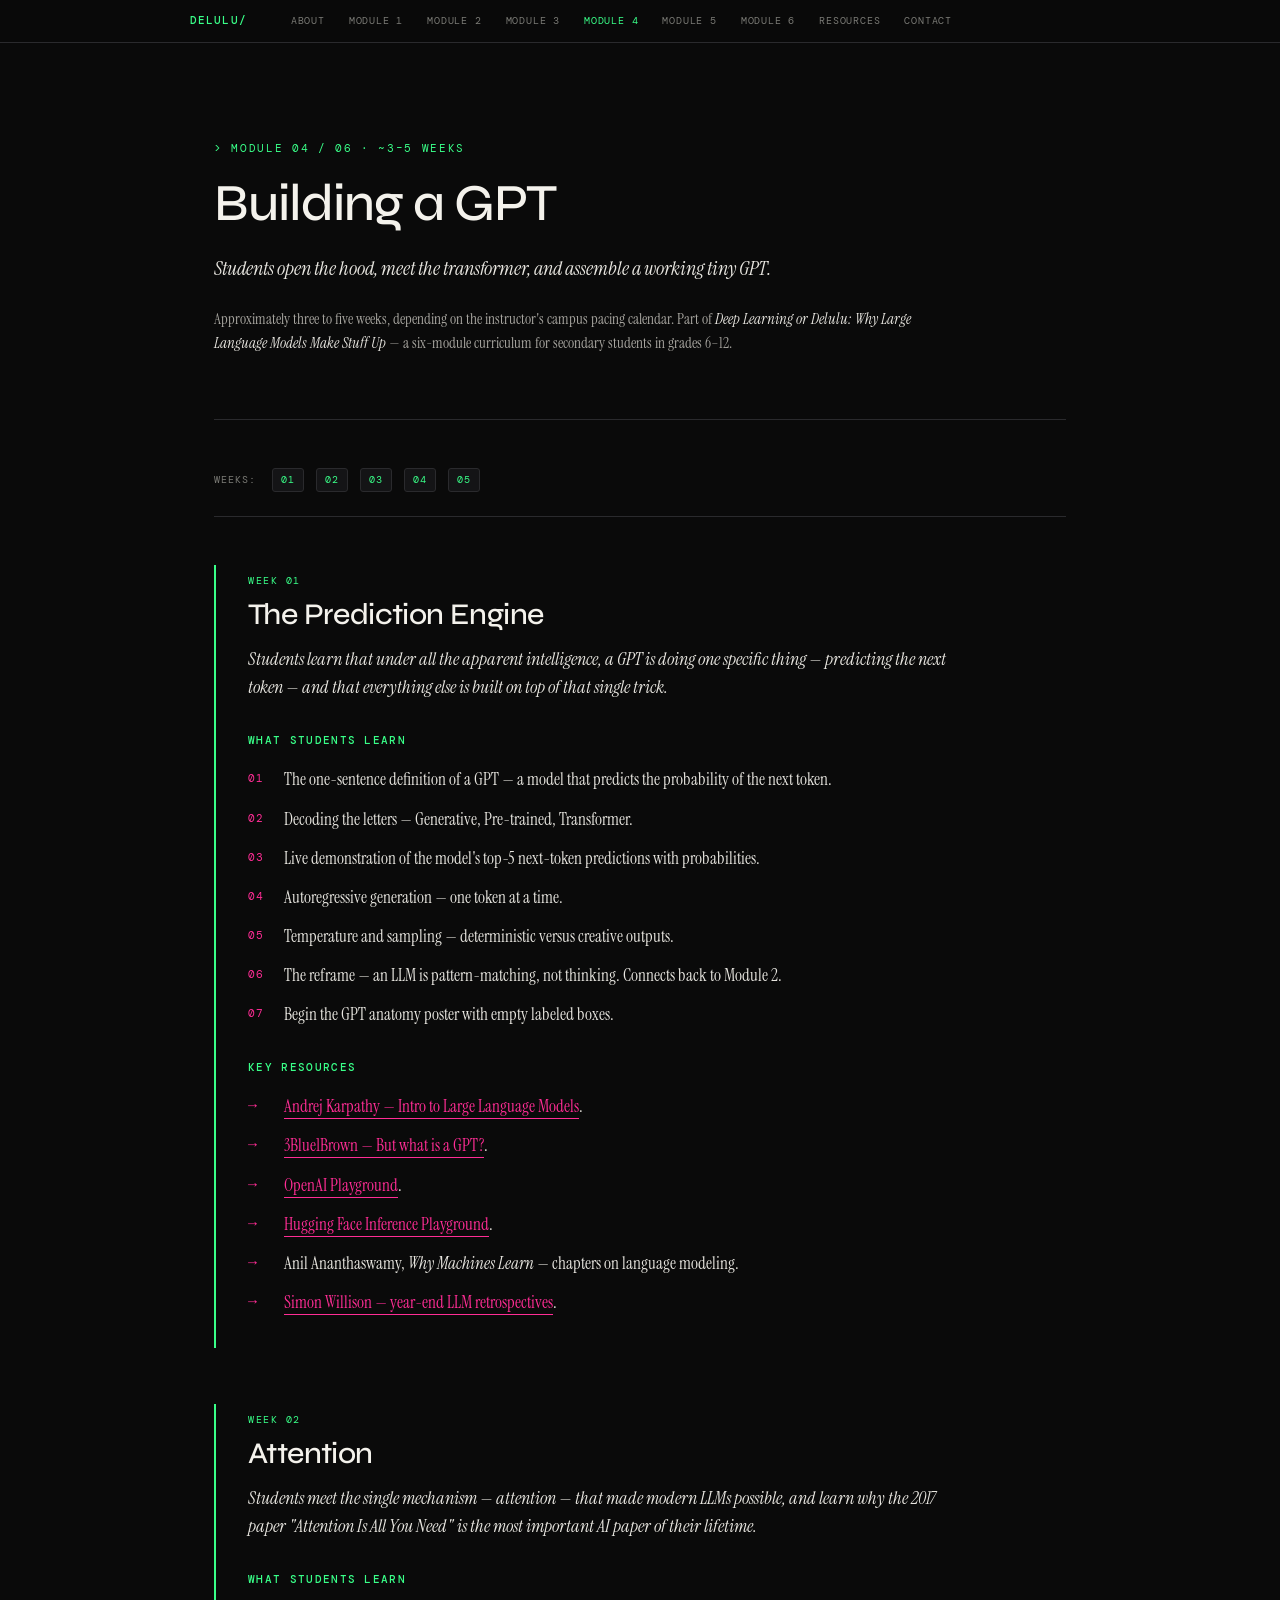
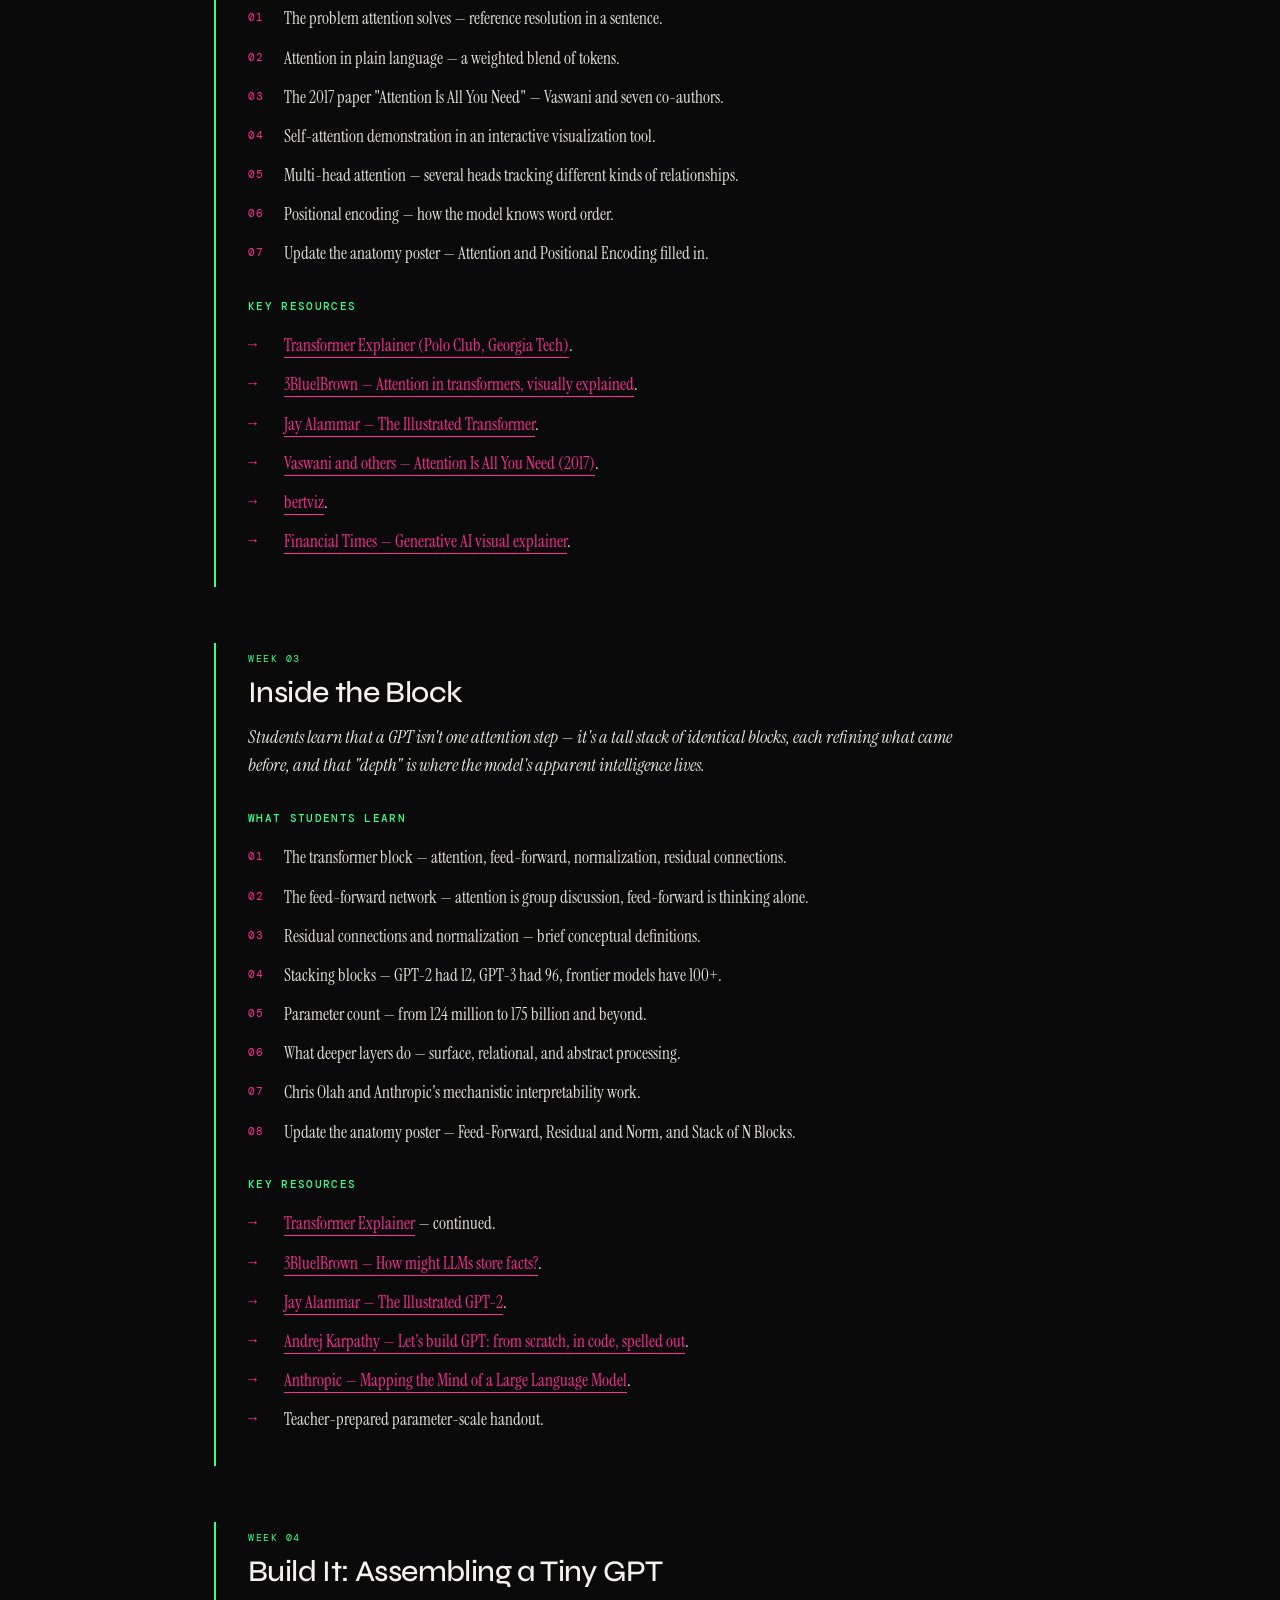
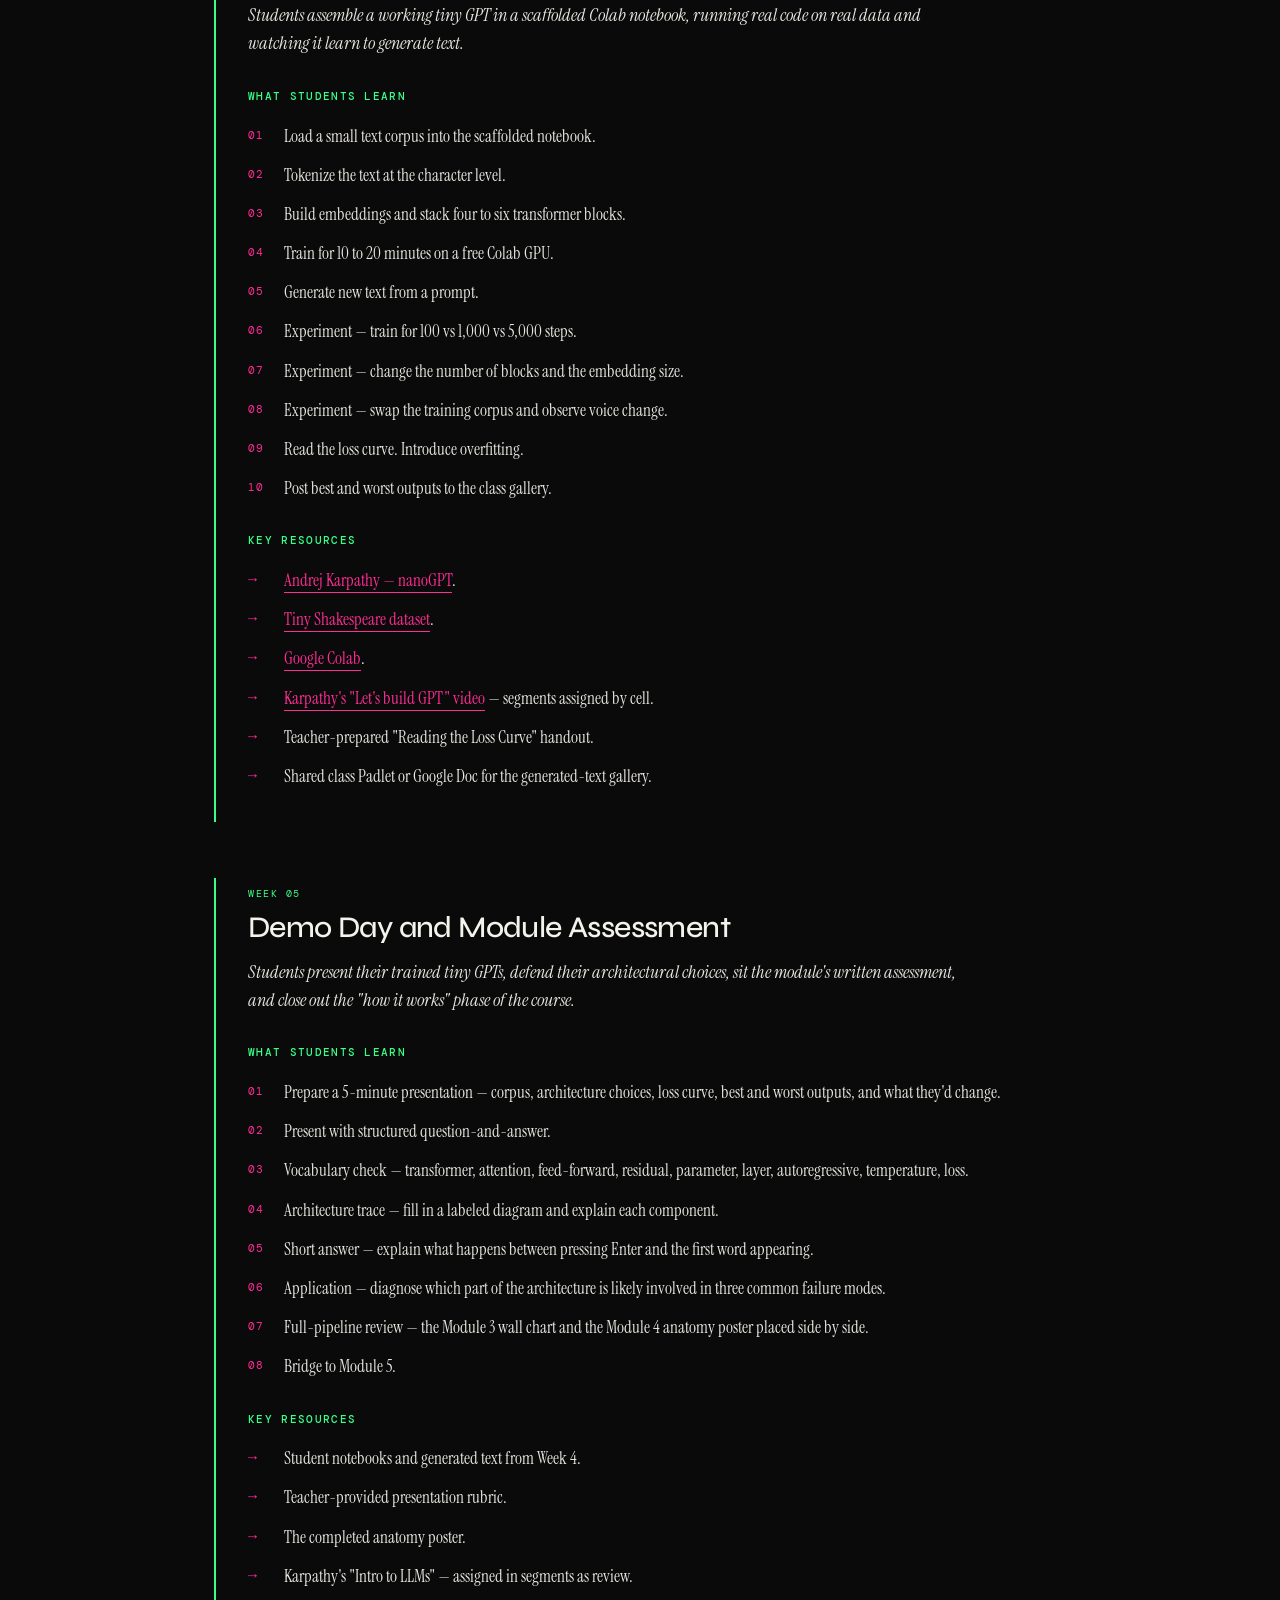
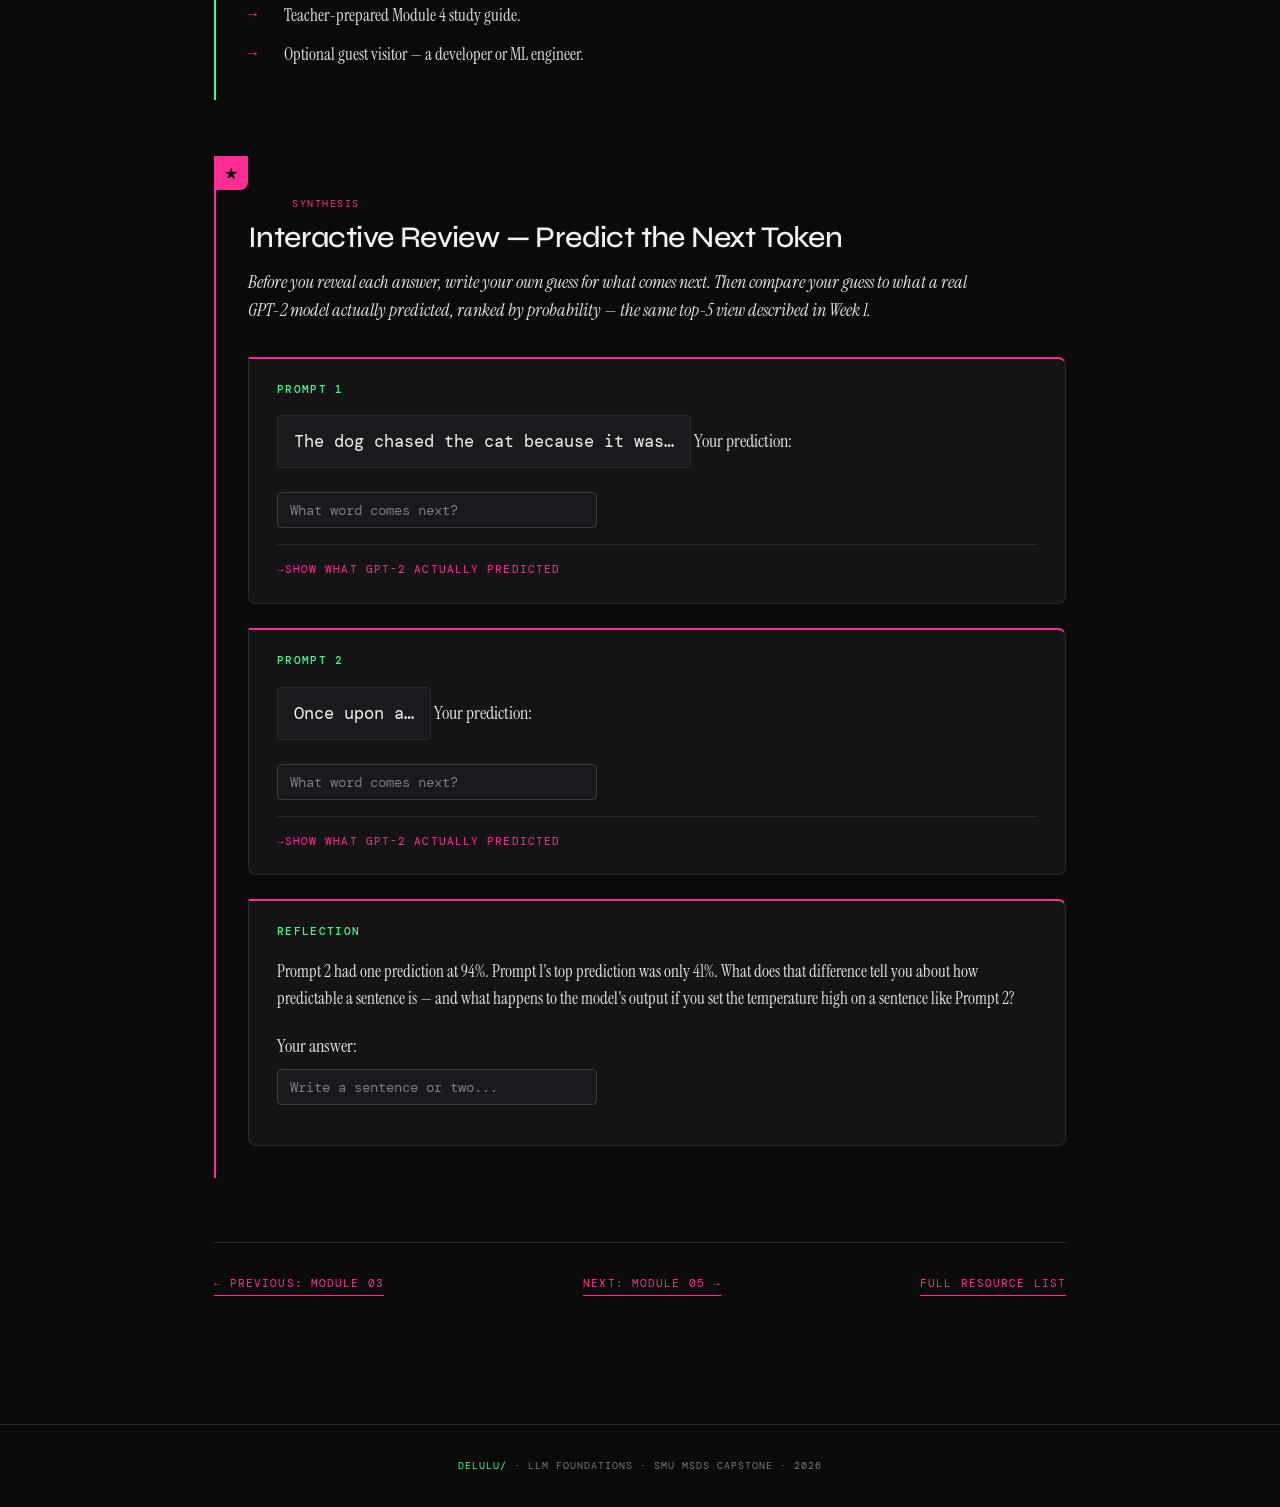
<file: module4.html>
<!DOCTYPE html>
<html lang="en">
<head>
  <meta charset="UTF-8">
  <meta name="viewport" content="width=device-width, initial-scale=1">
  <title>Module 04 &mdash; Building a GPT &middot; Deep Learning or Delulu</title>
  <link rel="stylesheet" href="styles.css">
</head>
<body>

  <nav class="site-nav">
    <div class="site-nav-inner">
      <a href="index.html" class="nav-brand">DELULU/</a>
      <a href="about.html">ABOUT</a>
      <a href="module1.html">Module 1</a>
      <a href="module2.html">Module 2</a>
      <a href="module3.html">Module 3</a>
      <a href="module4.html" class="current">Module 4</a>
      <a href="module5.html">Module 5</a>
      <a href="module6.html">Module 6</a>
      <a href="resources.html">RESOURCES</a>
      <a href="contact.html">CONTACT</a>
    </div>
  </nav>

  <main>

    <header class="module-header">
      <div class="kicker">&gt; Module 04 / 06 &middot; ~3&ndash;5 WEEKS</div>
      <h1>Building a GPT</h1>
      <p class="lead">Students open the hood, meet the transformer, and assemble a working tiny GPT.</p>
      <p class="context">Approximately three to five weeks, depending on the instructor's campus pacing calendar. Part of <em>Deep Learning or Delulu: Why Large Language Models Make Stuff Up</em> &mdash; a six-module curriculum for secondary students in grades 6&ndash;12.</p>
    </header>

    <div class="week-progress">
      <span class="label">WEEKS:</span>
      <a class="dot" href="#week01">01</a>
      <a class="dot" href="#week02">02</a>
      <a class="dot" href="#week03">03</a>
      <a class="dot" href="#week04">04</a>
      <a class="dot" href="#week05">05</a>
    </div>

    <section class="week" id="week01">
      <div class="week-num">Week 01</div>
      <h2>The Prediction Engine</h2>
      <p class="lede">Students learn that under all the apparent intelligence, a GPT is doing one specific thing &mdash; predicting the next token &mdash; and that everything else is built on top of that single trick.</p>

      <h3>What students learn</h3>
      <ol>
        <li>The one-sentence definition of a GPT &mdash; a model that predicts the probability of the next token.</li>
        <li>Decoding the letters &mdash; Generative, Pre-trained, Transformer.</li>
        <li>Live demonstration of the model's top-5 next-token predictions with probabilities.</li>
        <li>Autoregressive generation &mdash; one token at a time.</li>
        <li>Temperature and sampling &mdash; deterministic versus creative outputs.</li>
        <li>The reframe &mdash; an LLM is pattern-matching, not thinking. Connects back to Module 2.</li>
        <li>Begin the GPT anatomy poster with empty labeled boxes.</li>
      </ol>

      <h3>Key resources</h3>
      <ul>
        <li><a href="https://www.youtube.com/watch?v=zjkBMFhNj_g" target="_blank">Andrej Karpathy &mdash; Intro to Large Language Models</a>.</li>
        <li><a href="https://www.youtube.com/watch?v=wjZofJX0v4M" target="_blank">3Blue1Brown &mdash; But what is a GPT?</a>.</li>
        <li><a href="https://platform.openai.com/playground" target="_blank">OpenAI Playground</a>.</li>
        <li><a href="https://huggingface.co/playground" target="_blank">Hugging Face Inference Playground</a>.</li>
        <li>Anil Ananthaswamy, <em>Why Machines Learn</em> &mdash; chapters on language modeling.</li>
        <li><a href="https://simonwillison.net/" target="_blank">Simon Willison &mdash; year-end LLM retrospectives</a>.</li>
      </ul>
    </section>

    <section class="week" id="week02">
      <div class="week-num">Week 02</div>
      <h2>Attention</h2>
      <p class="lede">Students meet the single mechanism &mdash; attention &mdash; that made modern LLMs possible, and learn why the 2017 paper "Attention Is All You Need" is the most important AI paper of their lifetime.</p>

      <h3>What students learn</h3>
      <ol>
        <li>The problem attention solves &mdash; reference resolution in a sentence.</li>
        <li>Attention in plain language &mdash; a weighted blend of tokens.</li>
        <li>The 2017 paper "Attention Is All You Need" &mdash; Vaswani and seven co-authors.</li>
        <li>Self-attention demonstration in an interactive visualization tool.</li>
        <li>Multi-head attention &mdash; several heads tracking different kinds of relationships.</li>
        <li>Positional encoding &mdash; how the model knows word order.</li>
        <li>Update the anatomy poster &mdash; Attention and Positional Encoding filled in.</li>
      </ol>

      <h3>Key resources</h3>
      <ul>
        <li><a href="https://poloclub.github.io/transformer-explainer/" target="_blank">Transformer Explainer (Polo Club, Georgia Tech)</a>.</li>
        <li><a href="https://www.youtube.com/watch?v=eMlx5fFNoYc" target="_blank">3Blue1Brown &mdash; Attention in transformers, visually explained</a>.</li>
        <li><a href="https://jalammar.github.io/illustrated-transformer/" target="_blank">Jay Alammar &mdash; The Illustrated Transformer</a>.</li>
        <li><a href="https://arxiv.org/abs/1706.03762" target="_blank">Vaswani and others &mdash; Attention Is All You Need (2017)</a>.</li>
        <li><a href="https://github.com/jessevig/bertviz" target="_blank">bertviz</a>.</li>
        <li><a href="https://ig.ft.com/generative-ai/" target="_blank">Financial Times &mdash; Generative AI visual explainer</a>.</li>
      </ul>
    </section>

    <section class="week" id="week03">
      <div class="week-num">Week 03</div>
      <h2>Inside the Block</h2>
      <p class="lede">Students learn that a GPT isn't one attention step &mdash; it's a tall stack of identical blocks, each refining what came before, and that "depth" is where the model's apparent intelligence lives.</p>

      <h3>What students learn</h3>
      <ol>
        <li>The transformer block &mdash; attention, feed-forward, normalization, residual connections.</li>
        <li>The feed-forward network &mdash; attention is group discussion, feed-forward is thinking alone.</li>
        <li>Residual connections and normalization &mdash; brief conceptual definitions.</li>
        <li>Stacking blocks &mdash; GPT-2 had 12, GPT-3 had 96, frontier models have 100+.</li>
        <li>Parameter count &mdash; from 124 million to 175 billion and beyond.</li>
        <li>What deeper layers do &mdash; surface, relational, and abstract processing.</li>
        <li>Chris Olah and Anthropic's mechanistic interpretability work.</li>
        <li>Update the anatomy poster &mdash; Feed-Forward, Residual and Norm, and Stack of N Blocks.</li>
      </ol>

      <h3>Key resources</h3>
      <ul>
        <li><a href="https://poloclub.github.io/transformer-explainer/" target="_blank">Transformer Explainer</a> &mdash; continued.</li>
        <li><a href="https://www.youtube.com/watch?v=9-Jl0dxWQs8" target="_blank">3Blue1Brown &mdash; How might LLMs store facts?</a>.</li>
        <li><a href="https://jalammar.github.io/illustrated-gpt2/" target="_blank">Jay Alammar &mdash; The Illustrated GPT-2</a>.</li>
        <li><a href="https://www.youtube.com/watch?v=kCc8FmEb1nY" target="_blank">Andrej Karpathy &mdash; Let's build GPT: from scratch, in code, spelled out</a>.</li>
        <li><a href="https://www.anthropic.com/research/mapping-mind-language-model" target="_blank">Anthropic &mdash; Mapping the Mind of a Large Language Model</a>.</li>
        <li>Teacher-prepared parameter-scale handout.</li>
      </ul>
    </section>

    <section class="week" id="week04">
      <div class="week-num">Week 04</div>
      <h2>Build It: Assembling a Tiny GPT</h2>
      <p class="lede">Students assemble a working tiny GPT in a scaffolded Colab notebook, running real code on real data and watching it learn to generate text.</p>

      <h3>What students learn</h3>
      <ol>
        <li>Load a small text corpus into the scaffolded notebook.</li>
        <li>Tokenize the text at the character level.</li>
        <li>Build embeddings and stack four to six transformer blocks.</li>
        <li>Train for 10 to 20 minutes on a free Colab GPU.</li>
        <li>Generate new text from a prompt.</li>
        <li>Experiment &mdash; train for 100 vs 1,000 vs 5,000 steps.</li>
        <li>Experiment &mdash; change the number of blocks and the embedding size.</li>
        <li>Experiment &mdash; swap the training corpus and observe voice change.</li>
        <li>Read the loss curve. Introduce overfitting.</li>
        <li>Post best and worst outputs to the class gallery.</li>
      </ol>

      <h3>Key resources</h3>
      <ul>
        <li><a href="https://github.com/karpathy/nanoGPT" target="_blank">Andrej Karpathy &mdash; nanoGPT</a>.</li>
        <li><a href="https://raw.githubusercontent.com/karpathy/char-rnn/master/data/tinyshakespeare/input.txt" target="_blank">Tiny Shakespeare dataset</a>.</li>
        <li><a href="https://colab.research.google.com/" target="_blank">Google Colab</a>.</li>
        <li><a href="https://www.youtube.com/watch?v=kCc8FmEb1nY" target="_blank">Karpathy's "Let's build GPT" video</a> &mdash; segments assigned by cell.</li>
        <li>Teacher-prepared "Reading the Loss Curve" handout.</li>
        <li>Shared class Padlet or Google Doc for the generated-text gallery.</li>
      </ul>
    </section>

    <section class="week" id="week05">
      <div class="week-num">Week 05</div>
      <h2>Demo Day and Module Assessment</h2>
      <p class="lede">Students present their trained tiny GPTs, defend their architectural choices, sit the module's written assessment, and close out the "how it works" phase of the course.</p>

      <h3>What students learn</h3>
      <ol>
        <li>Prepare a 5-minute presentation &mdash; corpus, architecture choices, loss curve, best and worst outputs, and what they'd change.</li>
        <li>Present with structured question-and-answer.</li>
        <li>Vocabulary check &mdash; transformer, attention, feed-forward, residual, parameter, layer, autoregressive, temperature, loss.</li>
        <li>Architecture trace &mdash; fill in a labeled diagram and explain each component.</li>
        <li>Short answer &mdash; explain what happens between pressing Enter and the first word appearing.</li>
        <li>Application &mdash; diagnose which part of the architecture is likely involved in three common failure modes.</li>
        <li>Full-pipeline review &mdash; the Module 3 wall chart and the Module 4 anatomy poster placed side by side.</li>
        <li>Bridge to Module 5.</li>
      </ol>

      <h3>Key resources</h3>
      <ul>
        <li>Student notebooks and generated text from Week 4.</li>
        <li>Teacher-provided presentation rubric.</li>
        <li>The completed anatomy poster.</li>
        <li>Karpathy's "Intro to LLMs" &mdash; assigned in segments as review.</li>
        <li>Teacher-prepared Module 4 study guide.</li>
        <li>Optional guest visitor &mdash; a developer or ML engineer.</li>
      </ul>
    </section>

<section class="week synthesis">
      <div class="week-num">Synthesis</div>
      <h2>Interactive Review &mdash; Predict the Next Token</h2>
      <p class="lede">Before you reveal each answer, write your own guess for what comes next. Then compare your guess to what a real GPT-2 model actually predicted, ranked by probability &mdash; the same top-5 view described in Week 1.</p>

      <div class="quiz-scenario">
        <h3>Prompt 1</h3>
        <p class="phrase">The dog chased the cat because it was&hellip;</p>
        <label for="t1">Your prediction:</label><br>
        <input type="text" id="t1" placeholder="What word comes next?">
        <details>
          <summary>Show what GPT-2 actually predicted</summary>
          <div class="token-bar-row top-pick">
            <span class="token-label">"scared"</span>
            <div class="token-bar-track"><div class="token-bar-fill" style="width: 41%"></div></div>
            <span class="token-pct">41%</span>
          </div>
          <div class="token-bar-row">
            <span class="token-label">"chasing"</span>
            <div class="token-bar-track"><div class="token-bar-fill" style="width: 18%"></div></div>
            <span class="token-pct">18%</span>
          </div>
          <div class="token-bar-row">
            <span class="token-label">"faster"</span>
            <div class="token-bar-track"><div class="token-bar-fill" style="width: 12%"></div></div>
            <span class="token-pct">12%</span>
          </div>
          <div class="token-bar-row">
            <span class="token-label">"hungry"</span>
            <div class="token-bar-track"><div class="token-bar-fill" style="width: 9%"></div></div>
            <span class="token-pct">9%</span>
          </div>
          <div class="token-bar-row">
            <span class="token-label">"small"</span>
            <div class="token-bar-track"><div class="token-bar-fill" style="width: 7%"></div></div>
            <span class="token-pct">7%</span>
          </div>
          <p>Notice this connects to Module 4 Week 2 &mdash; the model has to resolve what &ldquo;it&rdquo; refers to before it can predict a plausible next word. That resolution is attention at work.</p>
        </details>
      </div>

      <div class="quiz-scenario">
        <h3>Prompt 2</h3>
        <p class="phrase">Once upon a&hellip;</p>
        <label for="t2">Your prediction:</label><br>
        <input type="text" id="t2" placeholder="What word comes next?">
        <details>
          <summary>Show what GPT-2 actually predicted</summary>
          <div class="token-bar-row top-pick">
            <span class="token-label">"time"</span>
            <div class="token-bar-track"><div class="token-bar-fill" style="width: 94%"></div></div>
            <span class="token-pct">94%</span>
          </div>
          <div class="token-bar-row">
            <span class="token-label">"time,"</span>
            <div class="token-bar-track"><div class="token-bar-fill" style="width: 3%"></div></div>
            <span class="token-pct">3%</span>
          </div>
          <div class="token-bar-row">
            <span class="token-label">"long"</span>
            <div class="token-bar-track"><div class="token-bar-fill" style="width: 1%"></div></div>
            <span class="token-pct">1%</span>
          </div>
          <p>This is what low-temperature, high-confidence prediction looks like &mdash; the phrase is so common in training data that the model is almost certain what comes next. Compare this to Prompt 1, where the probabilities were much more spread out.</p>
        </details>
      </div>

      <div class="quiz-scenario">
        <h3>Reflection</h3>
        <p class="prompt">Prompt 2 had one prediction at 94%. Prompt 1's top prediction was only 41%. What does that difference tell you about how predictable a sentence is &mdash; and what happens to the model's output if you set the temperature high on a sentence like Prompt 2?</p>
        <label for="reflection4">Your answer:</label><br>
        <input type="text" id="reflection4" placeholder="Write a sentence or two...">
      </div>
    </section>
    
    <nav class="bottom-nav">
      <a href="module3.html">&larr; Previous: Module 03</a>
      <a href="module5.html">Next: Module 05 &rarr;</a>
      <a href="resources.html">Full resource list</a>
    </nav>

  </main>

  <footer class="site-footer">
    <span class="brand">DELULU/</span> &middot; LLM FOUNDATIONS &middot; SMU MSDS CAPSTONE &middot; 2026
  </footer>

</body>
</html>
</file>
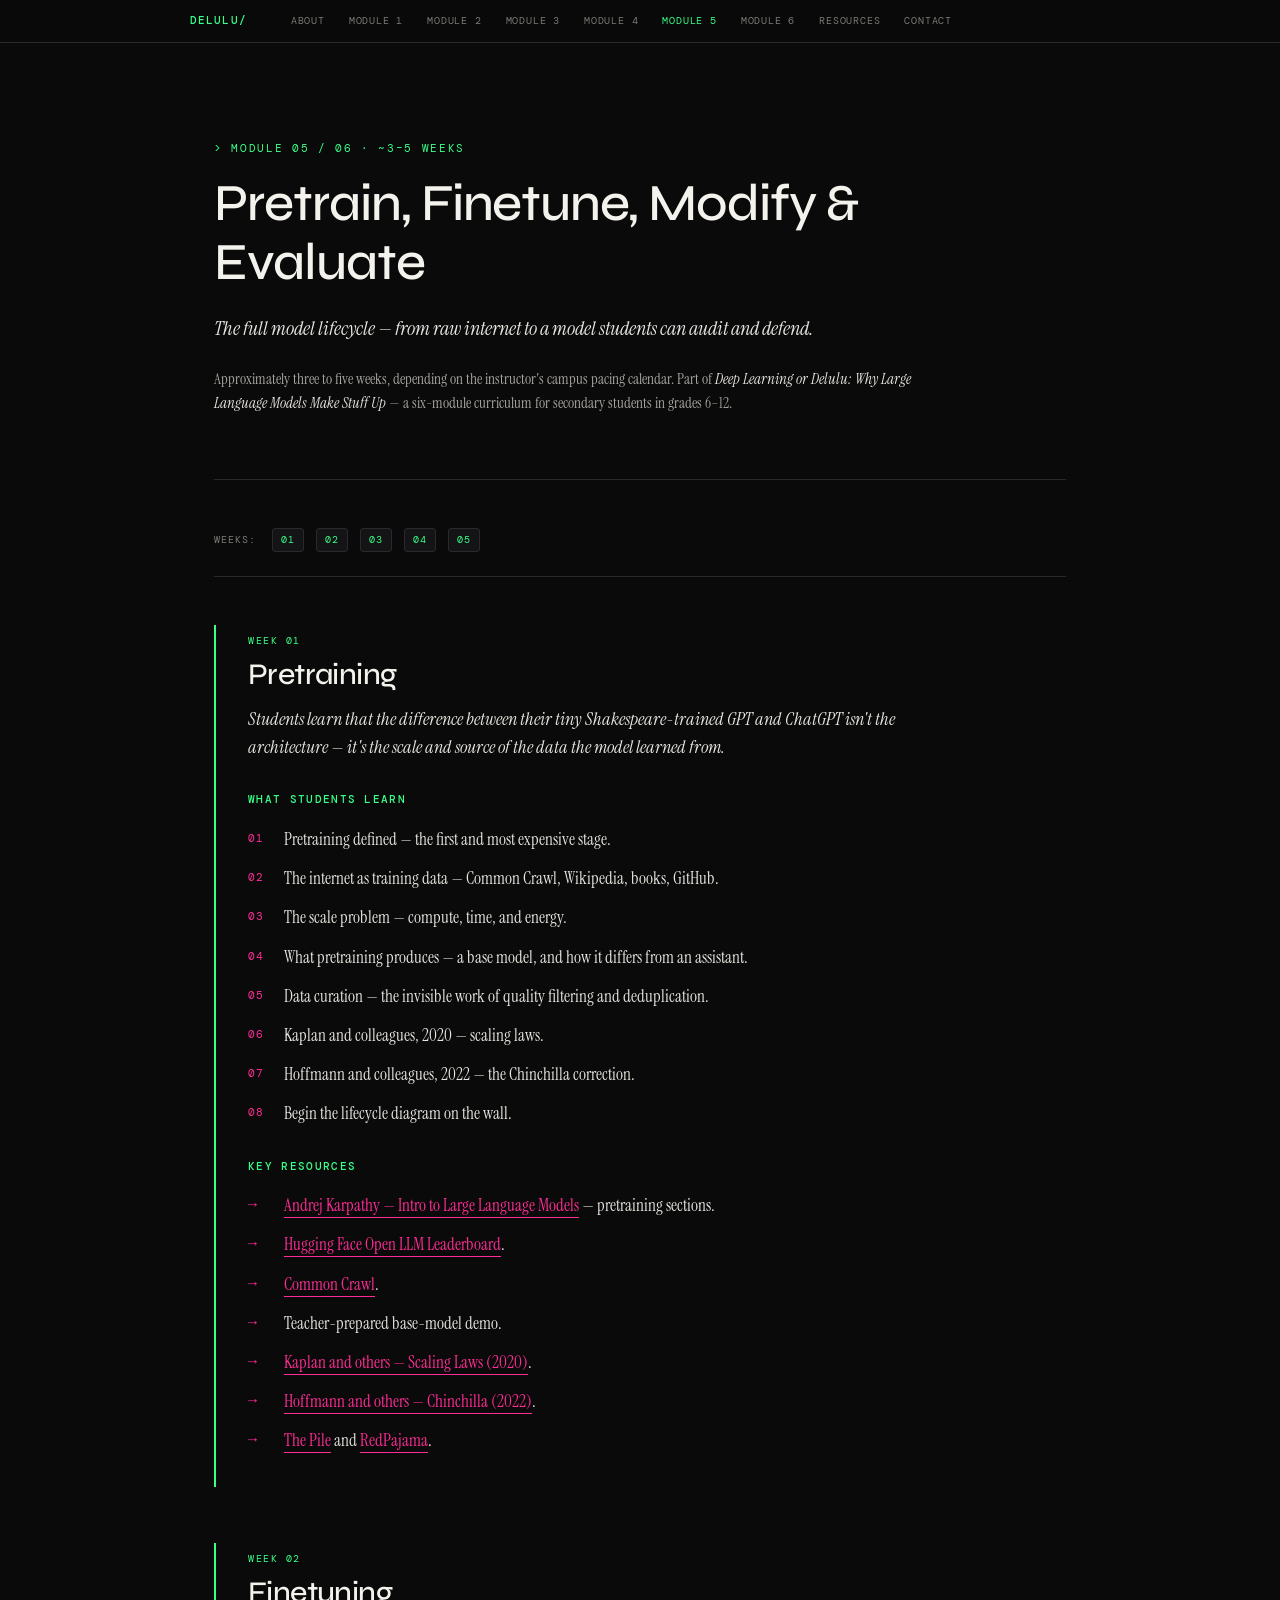
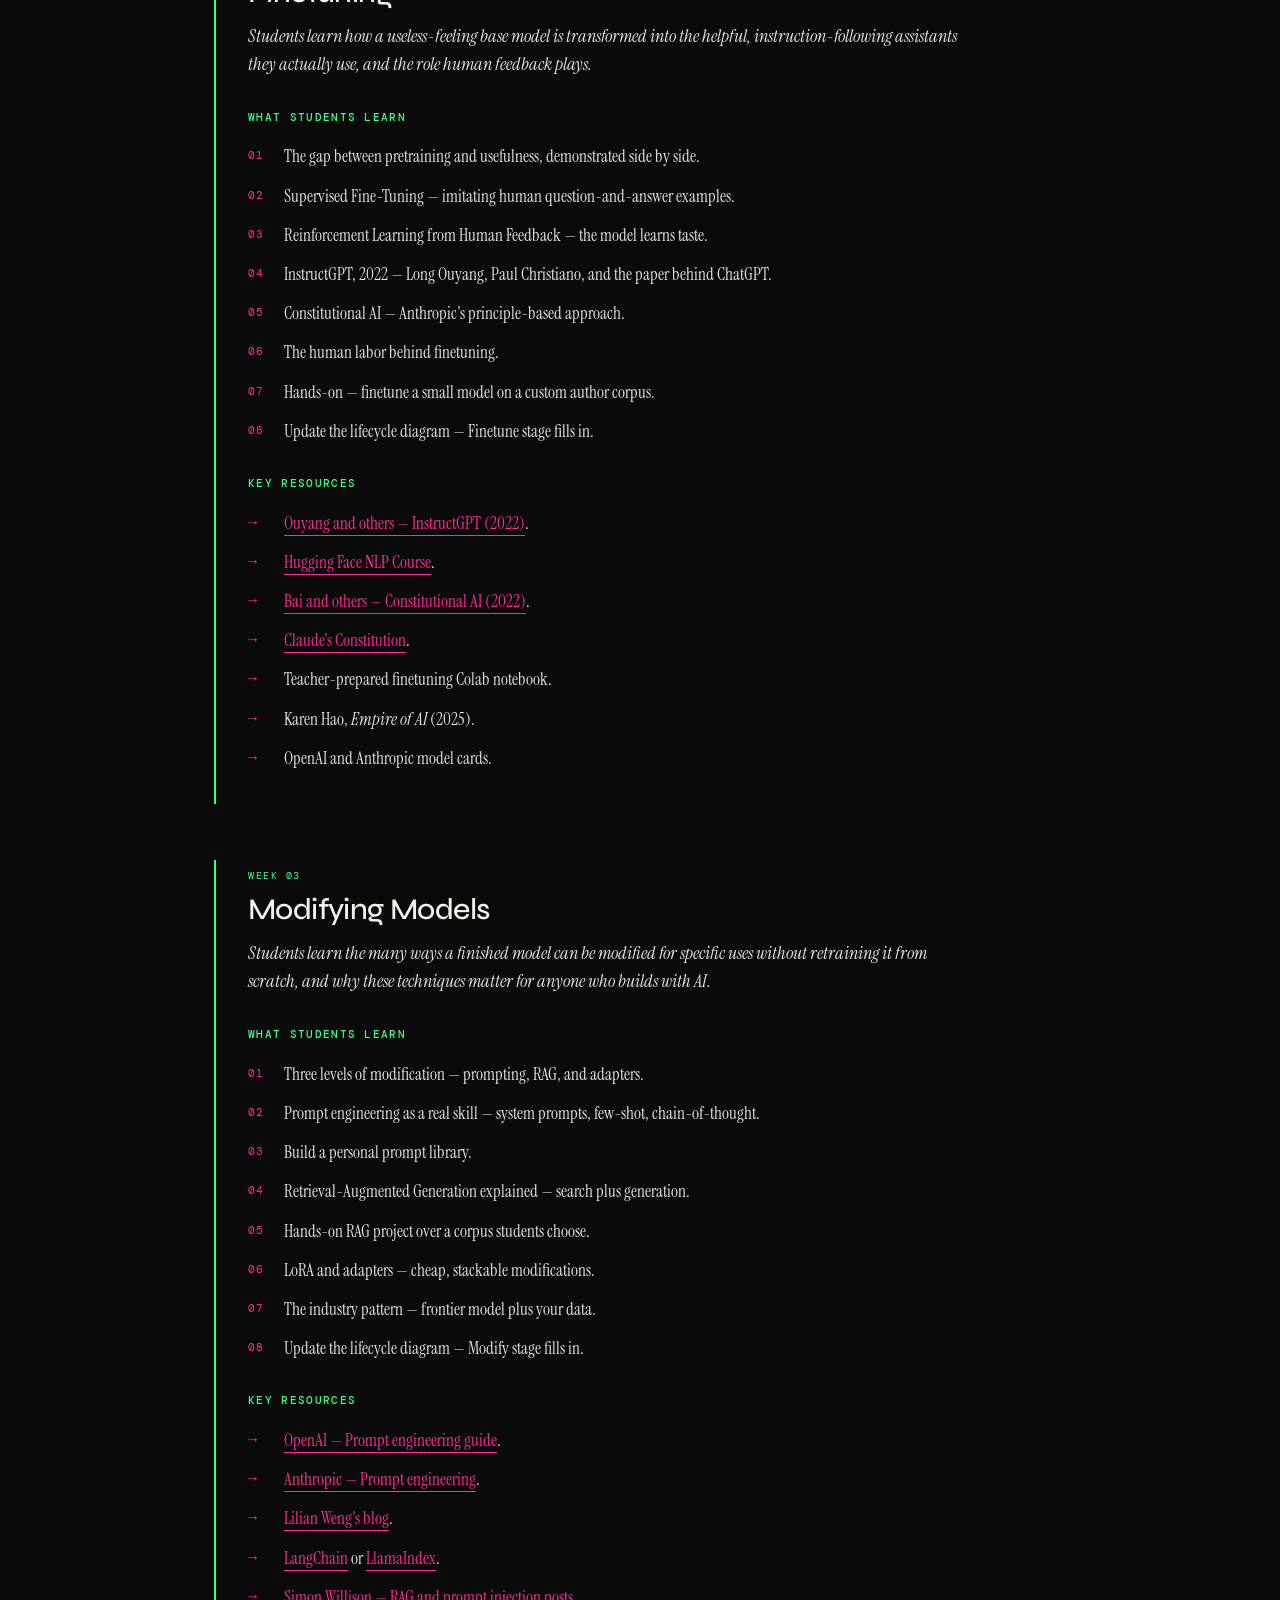
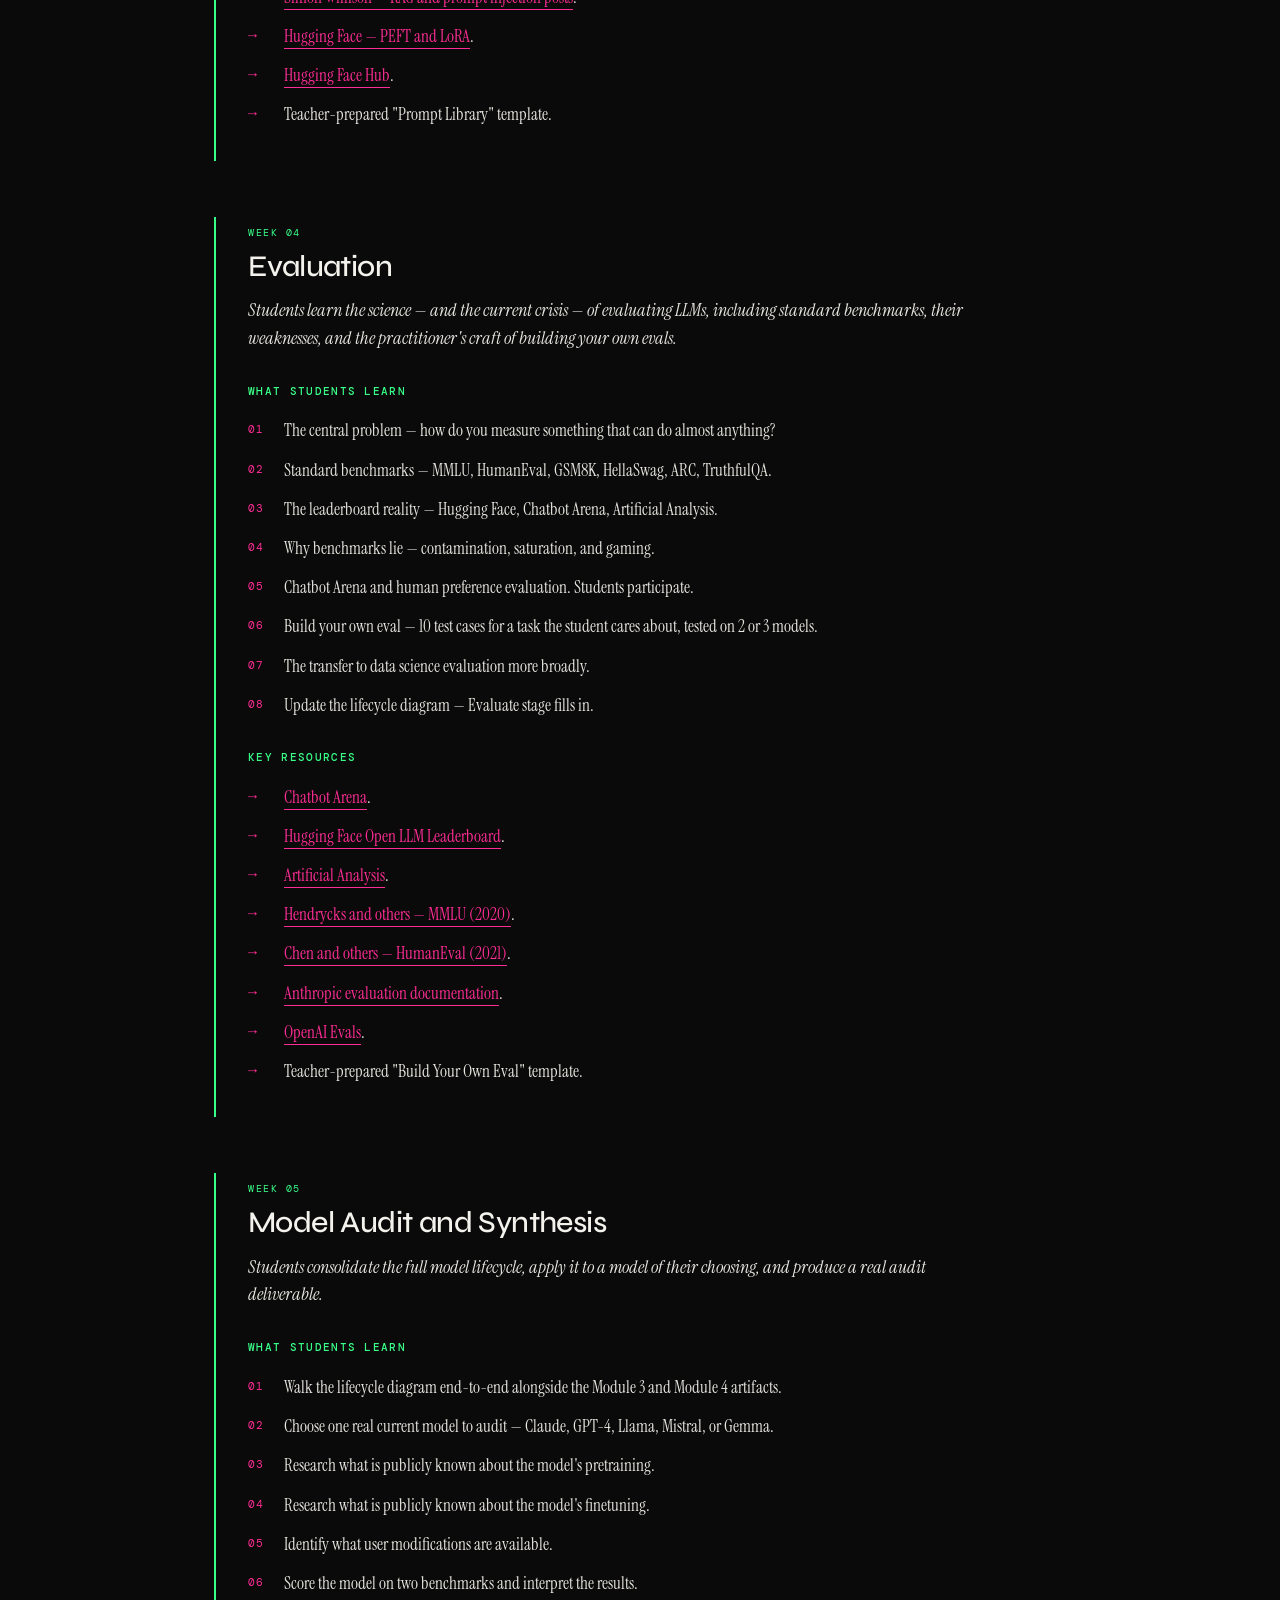
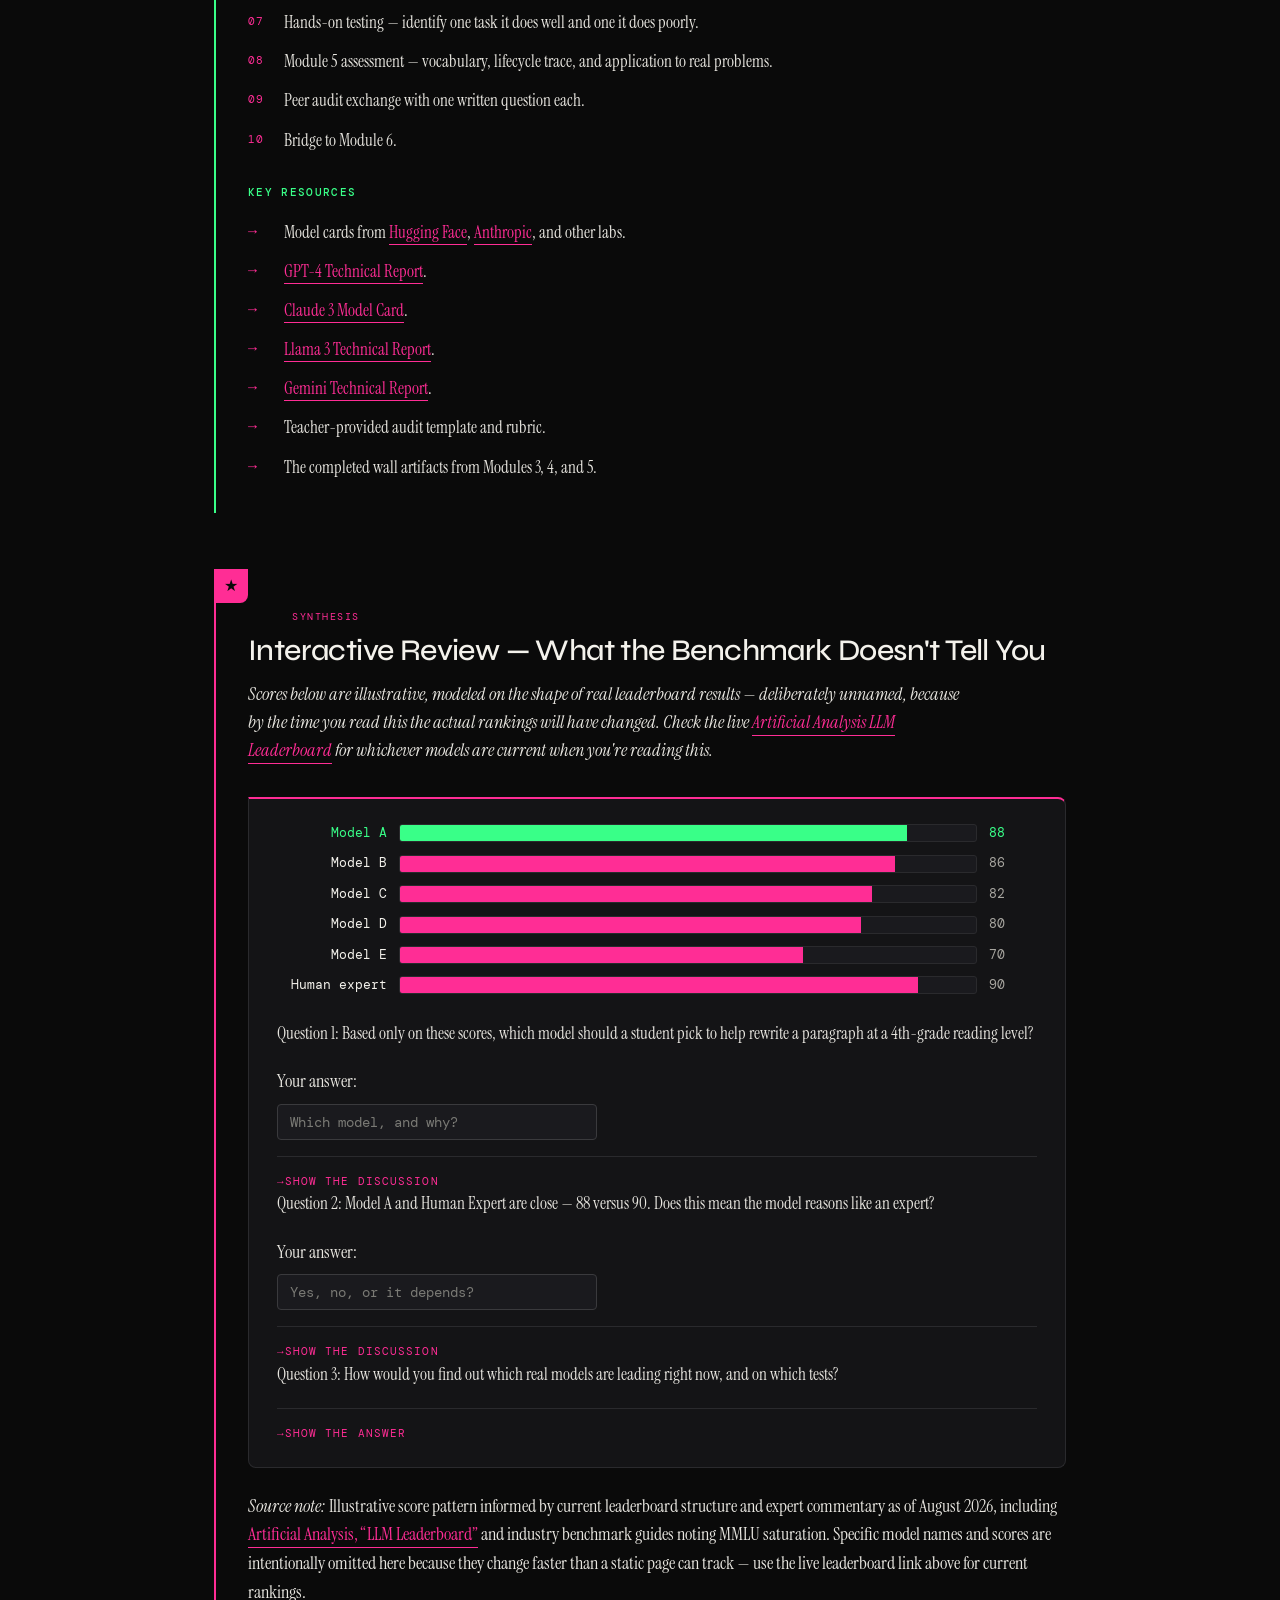
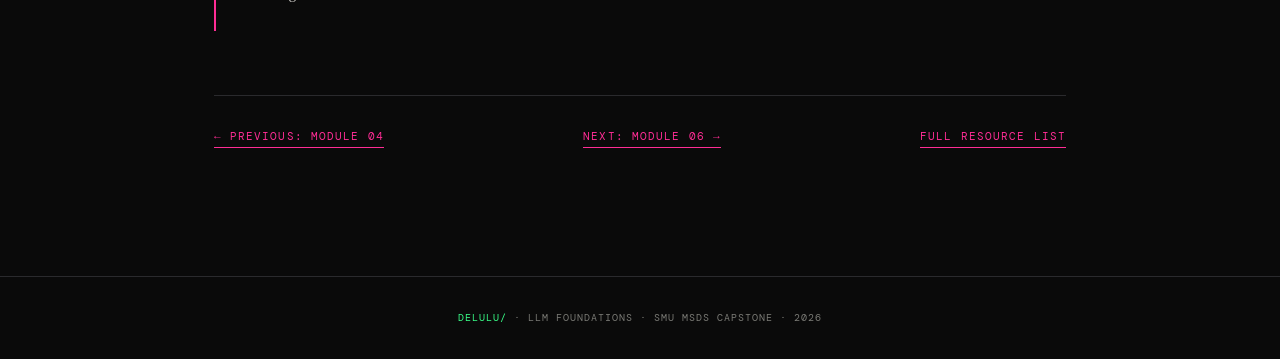
<file: module5.html>
<!DOCTYPE html>
<html lang="en">
<head>
  <meta charset="UTF-8">
  <meta name="viewport" content="width=device-width, initial-scale=1">
  <title>Module 05 &mdash; Pretrain, Finetune &amp; Evaluate &middot; Deep Learning or Delulu</title>
  <link rel="stylesheet" href="styles.css">
</head>
<body>

  <nav class="site-nav">
    <div class="site-nav-inner">
      <a href="index.html" class="nav-brand">DELULU/</a>
      <a href="about.html">ABOUT</a>
      <a href="module1.html">Module 1</a>
      <a href="module2.html">Module 2</a>
      <a href="module3.html">Module 3</a>
      <a href="module4.html">Module 4</a>
      <a href="module5.html" class="current">Module 5</a>
      <a href="module6.html">Module 6</a>
      <a href="resources.html">RESOURCES</a>
      <a href="contact.html">CONTACT</a>
    </div>
  </nav>

  <main>

    <header class="module-header">
      <div class="kicker">&gt; Module 05 / 06 &middot; ~3&ndash;5 WEEKS</div>
      <h1>Pretrain, Finetune, Modify &amp; Evaluate</h1>
      <p class="lead">The full model lifecycle &mdash; from raw internet to a model students can audit and defend.</p>
      <p class="context">Approximately three to five weeks, depending on the instructor's campus pacing calendar. Part of <em>Deep Learning or Delulu: Why Large Language Models Make Stuff Up</em> &mdash; a six-module curriculum for secondary students in grades 6&ndash;12.</p>
    </header>

    <div class="week-progress">
      <span class="label">WEEKS:</span>
      <a class="dot" href="#week01">01</a>
      <a class="dot" href="#week02">02</a>
      <a class="dot" href="#week03">03</a>
      <a class="dot" href="#week04">04</a>
      <a class="dot" href="#week05">05</a>
    </div>

    <section class="week" id="week01">
      <div class="week-num">Week 01</div>
      <h2>Pretraining</h2>
      <p class="lede">Students learn that the difference between their tiny Shakespeare-trained GPT and ChatGPT isn't the architecture &mdash; it's the scale and source of the data the model learned from.</p>

      <h3>What students learn</h3>
      <ol>
        <li>Pretraining defined &mdash; the first and most expensive stage.</li>
        <li>The internet as training data &mdash; Common Crawl, Wikipedia, books, GitHub.</li>
        <li>The scale problem &mdash; compute, time, and energy.</li>
        <li>What pretraining produces &mdash; a base model, and how it differs from an assistant.</li>
        <li>Data curation &mdash; the invisible work of quality filtering and deduplication.</li>
        <li>Kaplan and colleagues, 2020 &mdash; scaling laws.</li>
        <li>Hoffmann and colleagues, 2022 &mdash; the Chinchilla correction.</li>
        <li>Begin the lifecycle diagram on the wall.</li>
      </ol>

      <h3>Key resources</h3>
      <ul>
        <li><a href="https://www.youtube.com/watch?v=zjkBMFhNj_g" target="_blank">Andrej Karpathy &mdash; Intro to Large Language Models</a> &mdash; pretraining sections.</li>
        <li><a href="https://huggingface.co/spaces/open-llm-leaderboard/open_llm_leaderboard" target="_blank">Hugging Face Open LLM Leaderboard</a>.</li>
        <li><a href="https://commoncrawl.org/" target="_blank">Common Crawl</a>.</li>
        <li>Teacher-prepared base-model demo.</li>
        <li><a href="https://arxiv.org/abs/2001.08361" target="_blank">Kaplan and others &mdash; Scaling Laws (2020)</a>.</li>
        <li><a href="https://arxiv.org/abs/2203.15556" target="_blank">Hoffmann and others &mdash; Chinchilla (2022)</a>.</li>
        <li><a href="https://pile.eleuther.ai/" target="_blank">The Pile</a> and <a href="https://www.together.ai/blog/redpajama" target="_blank">RedPajama</a>.</li>
      </ul>
    </section>

    <section class="week" id="week02">
      <div class="week-num">Week 02</div>
      <h2>Finetuning</h2>
      <p class="lede">Students learn how a useless-feeling base model is transformed into the helpful, instruction-following assistants they actually use, and the role human feedback plays.</p>

      <h3>What students learn</h3>
      <ol>
        <li>The gap between pretraining and usefulness, demonstrated side by side.</li>
        <li>Supervised Fine-Tuning &mdash; imitating human question-and-answer examples.</li>
        <li>Reinforcement Learning from Human Feedback &mdash; the model learns taste.</li>
        <li>InstructGPT, 2022 &mdash; Long Ouyang, Paul Christiano, and the paper behind ChatGPT.</li>
        <li>Constitutional AI &mdash; Anthropic's principle-based approach.</li>
        <li>The human labor behind finetuning.</li>
        <li>Hands-on &mdash; finetune a small model on a custom author corpus.</li>
        <li>Update the lifecycle diagram &mdash; Finetune stage fills in.</li>
      </ol>

      <h3>Key resources</h3>
      <ul>
        <li><a href="https://arxiv.org/abs/2203.02155" target="_blank">Ouyang and others &mdash; InstructGPT (2022)</a>.</li>
        <li><a href="https://huggingface.co/learn/nlp-course" target="_blank">Hugging Face NLP Course</a>.</li>
        <li><a href="https://arxiv.org/abs/2212.08073" target="_blank">Bai and others &mdash; Constitutional AI (2022)</a>.</li>
        <li><a href="https://www.anthropic.com/news/claudes-constitution" target="_blank">Claude's Constitution</a>.</li>
        <li>Teacher-prepared finetuning Colab notebook.</li>
        <li>Karen Hao, <em>Empire of AI</em> (2025).</li>
        <li>OpenAI and Anthropic model cards.</li>
      </ul>
    </section>

    <section class="week" id="week03">
      <div class="week-num">Week 03</div>
      <h2>Modifying Models</h2>
      <p class="lede">Students learn the many ways a finished model can be modified for specific uses without retraining it from scratch, and why these techniques matter for anyone who builds with AI.</p>

      <h3>What students learn</h3>
      <ol>
        <li>Three levels of modification &mdash; prompting, RAG, and adapters.</li>
        <li>Prompt engineering as a real skill &mdash; system prompts, few-shot, chain-of-thought.</li>
        <li>Build a personal prompt library.</li>
        <li>Retrieval-Augmented Generation explained &mdash; search plus generation.</li>
        <li>Hands-on RAG project over a corpus students choose.</li>
        <li>LoRA and adapters &mdash; cheap, stackable modifications.</li>
        <li>The industry pattern &mdash; frontier model plus your data.</li>
        <li>Update the lifecycle diagram &mdash; Modify stage fills in.</li>
      </ol>

      <h3>Key resources</h3>
      <ul>
        <li><a href="https://platform.openai.com/docs/guides/prompt-engineering" target="_blank">OpenAI &mdash; Prompt engineering guide</a>.</li>
        <li><a href="https://docs.anthropic.com/en/docs/build-with-claude/prompt-engineering/overview" target="_blank">Anthropic &mdash; Prompt engineering</a>.</li>
        <li><a href="https://lilianweng.github.io/" target="_blank">Lilian Weng's blog</a>.</li>
        <li><a href="https://python.langchain.com/" target="_blank">LangChain</a> or <a href="https://docs.llamaindex.ai/" target="_blank">LlamaIndex</a>.</li>
        <li><a href="https://simonwillison.net/" target="_blank">Simon Willison &mdash; RAG and prompt injection posts</a>.</li>
        <li><a href="https://huggingface.co/docs/peft/" target="_blank">Hugging Face &mdash; PEFT and LoRA</a>.</li>
        <li><a href="https://huggingface.co/" target="_blank">Hugging Face Hub</a>.</li>
        <li>Teacher-prepared "Prompt Library" template.</li>
      </ul>
    </section>

    <section class="week" id="week04">
      <div class="week-num">Week 04</div>
      <h2>Evaluation</h2>
      <p class="lede">Students learn the science &mdash; and the current crisis &mdash; of evaluating LLMs, including standard benchmarks, their weaknesses, and the practitioner's craft of building your own evals.</p>

      <h3>What students learn</h3>
      <ol>
        <li>The central problem &mdash; how do you measure something that can do almost anything?</li>
        <li>Standard benchmarks &mdash; MMLU, HumanEval, GSM8K, HellaSwag, ARC, TruthfulQA.</li>
        <li>The leaderboard reality &mdash; Hugging Face, Chatbot Arena, Artificial Analysis.</li>
        <li>Why benchmarks lie &mdash; contamination, saturation, and gaming.</li>
        <li>Chatbot Arena and human preference evaluation. Students participate.</li>
        <li>Build your own eval &mdash; 10 test cases for a task the student cares about, tested on 2 or 3 models.</li>
        <li>The transfer to data science evaluation more broadly.</li>
        <li>Update the lifecycle diagram &mdash; Evaluate stage fills in.</li>
      </ol>

      <h3>Key resources</h3>
      <ul>
        <li><a href="https://lmarena.ai/" target="_blank">Chatbot Arena</a>.</li>
        <li><a href="https://huggingface.co/spaces/open-llm-leaderboard/open_llm_leaderboard" target="_blank">Hugging Face Open LLM Leaderboard</a>.</li>
        <li><a href="https://artificialanalysis.ai/" target="_blank">Artificial Analysis</a>.</li>
        <li><a href="https://arxiv.org/abs/2009.03300" target="_blank">Hendrycks and others &mdash; MMLU (2020)</a>.</li>
        <li><a href="https://arxiv.org/abs/2107.03374" target="_blank">Chen and others &mdash; HumanEval (2021)</a>.</li>
        <li><a href="https://docs.anthropic.com/" target="_blank">Anthropic evaluation documentation</a>.</li>
        <li><a href="https://github.com/openai/evals" target="_blank">OpenAI Evals</a>.</li>
        <li>Teacher-prepared "Build Your Own Eval" template.</li>
      </ul>
    </section>

    <section class="week" id="week05">
      <div class="week-num">Week 05</div>
      <h2>Model Audit and Synthesis</h2>
      <p class="lede">Students consolidate the full model lifecycle, apply it to a model of their choosing, and produce a real audit deliverable.</p>

      <h3>What students learn</h3>
      <ol>
        <li>Walk the lifecycle diagram end-to-end alongside the Module 3 and Module 4 artifacts.</li>
        <li>Choose one real current model to audit &mdash; Claude, GPT-4, Llama, Mistral, or Gemma.</li>
        <li>Research what is publicly known about the model's pretraining.</li>
        <li>Research what is publicly known about the model's finetuning.</li>
        <li>Identify what user modifications are available.</li>
        <li>Score the model on two benchmarks and interpret the results.</li>
        <li>Hands-on testing &mdash; identify one task it does well and one it does poorly.</li>
        <li>Module 5 assessment &mdash; vocabulary, lifecycle trace, and application to real problems.</li>
        <li>Peer audit exchange with one written question each.</li>
        <li>Bridge to Module 6.</li>
      </ol>

      <h3>Key resources</h3>
      <ul>
        <li>Model cards from <a href="https://huggingface.co/" target="_blank">Hugging Face</a>, <a href="https://docs.anthropic.com/" target="_blank">Anthropic</a>, and other labs.</li>
        <li><a href="https://arxiv.org/abs/2303.08774" target="_blank">GPT-4 Technical Report</a>.</li>
        <li><a href="https://www-cdn.anthropic.com/de8ba9b01c9ab7cbabf5c33b80b7bbc618857627/Model_Card_Claude_3.pdf" target="_blank">Claude 3 Model Card</a>.</li>
        <li><a href="https://arxiv.org/abs/2407.21783" target="_blank">Llama 3 Technical Report</a>.</li>
        <li><a href="https://arxiv.org/abs/2312.11805" target="_blank">Gemini Technical Report</a>.</li>
        <li>Teacher-provided audit template and rubric.</li>
        <li>The completed wall artifacts from Modules 3, 4, and 5.</li>
      </ul>
    </section>

    <section class="week synthesis">
      <div class="week-num">Synthesis</div>
      <h2>Interactive Review &mdash; What the Benchmark Doesn't Tell You</h2>
      <p class="lede">Scores below are illustrative, modeled on the shape of real leaderboard results &mdash; deliberately unnamed, because by the time you read this the actual rankings will have changed. Check the live <a href="https://artificialanalysis.ai/leaderboards/models" target="_blank">Artificial Analysis LLM Leaderboard</a> for whichever models are current when you're reading this.</p>

      <div class="quiz-scenario">
        <div class="benchmark-group">
          <div class="token-bar-row top-pick">
            <span class="token-label">Model A</span>
            <div class="token-bar-track"><div class="token-bar-fill" style="width: 88%"></div></div>
            <span class="token-pct">88</span>
          </div>
          <div class="token-bar-row">
            <span class="token-label">Model B</span>
            <div class="token-bar-track"><div class="token-bar-fill" style="width: 86%"></div></div>
            <span class="token-pct">86</span>
          </div>
          <div class="token-bar-row">
            <span class="token-label">Model C</span>
            <div class="token-bar-track"><div class="token-bar-fill" style="width: 82%"></div></div>
            <span class="token-pct">82</span>
          </div>
          <div class="token-bar-row">
            <span class="token-label">Model D</span>
            <div class="token-bar-track"><div class="token-bar-fill" style="width: 80%"></div></div>
            <span class="token-pct">80</span>
          </div>
          <div class="token-bar-row">
            <span class="token-label">Model E</span>
            <div class="token-bar-track"><div class="token-bar-fill" style="width: 70%"></div></div>
            <span class="token-pct">70</span>
          </div>
          <div class="token-bar-row">
            <span class="token-label">Human expert</span>
            <div class="token-bar-track"><div class="token-bar-fill" style="width: 90%"></div></div>
            <span class="token-pct">90</span>
          </div>
        </div>

        <p class="prompt">Question 1: Based only on these scores, which model should a student pick to help rewrite a paragraph at a 4th-grade reading level?</p>
        <label for="q1m5">Your answer:</label><br>
        <input type="text" id="q1m5" placeholder="Which model, and why?">

        <details>
          <summary>Show the discussion</summary>
          <p><strong>Trick question.</strong> This benchmark cannot answer this. A general knowledge test measures academic breadth across dozens of subjects &mdash; not reading-level rewriting, not tone, not clarity for young readers. A model could score 88 here and still be worse at 4th-grade rewriting than a model that scores 70. This is why Week 4 introduces the idea of building your own eval for the specific task you actually care about.</p>
        </details>

        <p class="prompt">Question 2: Model A and Human Expert are close &mdash; 88 versus 90. Does this mean the model reasons like an expert?</p>
        <label for="q2m5">Your answer:</label><br>
        <input type="text" id="q2m5" placeholder="Yes, no, or it depends?">

        <details>
          <summary>Show the discussion</summary>
          <p><strong>Not necessarily.</strong> Two honest problems from Week 4 apply here. <strong>Contamination</strong> &mdash; the model may have seen very similar questions during training, which inflates the score without proving real understanding. <strong>Saturation</strong> &mdash; once most frontier models cluster near the top, the test stops distinguishing meaningfully between them. In fact, by the time you're reading this, the field may have already moved past this exact test &mdash; MMLU itself is increasingly described as &ldquo;saturated,&rdquo; with harder tests like GPQA Diamond and SWE-Bench Verified taking its place as the more discriminating measure. A close score to a human expert on any one benchmark is evidence of something, but it is never proof of expert-level reasoning in the real world.</p>
        </details>

        <p class="prompt">Question 3: How would you find out which real models are leading right now, and on which tests?</p>
        <details>
          <summary>Show the answer</summary>
          <p>Check a live, actively-maintained leaderboard rather than trusting a number in a textbook, a slide deck, or a website like this one. Two good starting points: the <a href="https://artificialanalysis.ai/leaderboards/models" target="_blank">Artificial Analysis LLM Leaderboard</a>, which tracks intelligence, price, and speed across 250+ models, and <a href="https://lmarena.ai/" target="_blank">LMArena</a> (formerly Chatbot Arena), which ranks models by blind human preference rather than multiple-choice tests alone. Notice which benchmark each site leads with &mdash; that choice itself tells you something about what that source thinks matters most right now.</p>
        </details>
      </div>

      <p class="context"><em>Source note:</em> Illustrative score pattern informed by current leaderboard structure and expert commentary as of August 2026, including <a href="https://artificialanalysis.ai/leaderboards/models" target="_blank">Artificial Analysis, &ldquo;LLM Leaderboard&rdquo;</a> and industry benchmark guides noting MMLU saturation. Specific model names and scores are intentionally omitted here because they change faster than a static page can track &mdash; use the live leaderboard link above for current rankings.</p>
    </section>

    <nav class="bottom-nav">
      <a href="module4.html">&larr; Previous: Module 04</a>
      <a href="module6.html">Next: Module 06 &rarr;</a>
      <a href="resources.html">Full resource list</a>
    </nav>

  </main>

  <footer class="site-footer">
    <span class="brand">DELULU/</span> &middot; LLM FOUNDATIONS &middot; SMU MSDS CAPSTONE &middot; 2026
  </footer>

</body>
</html>
</file>
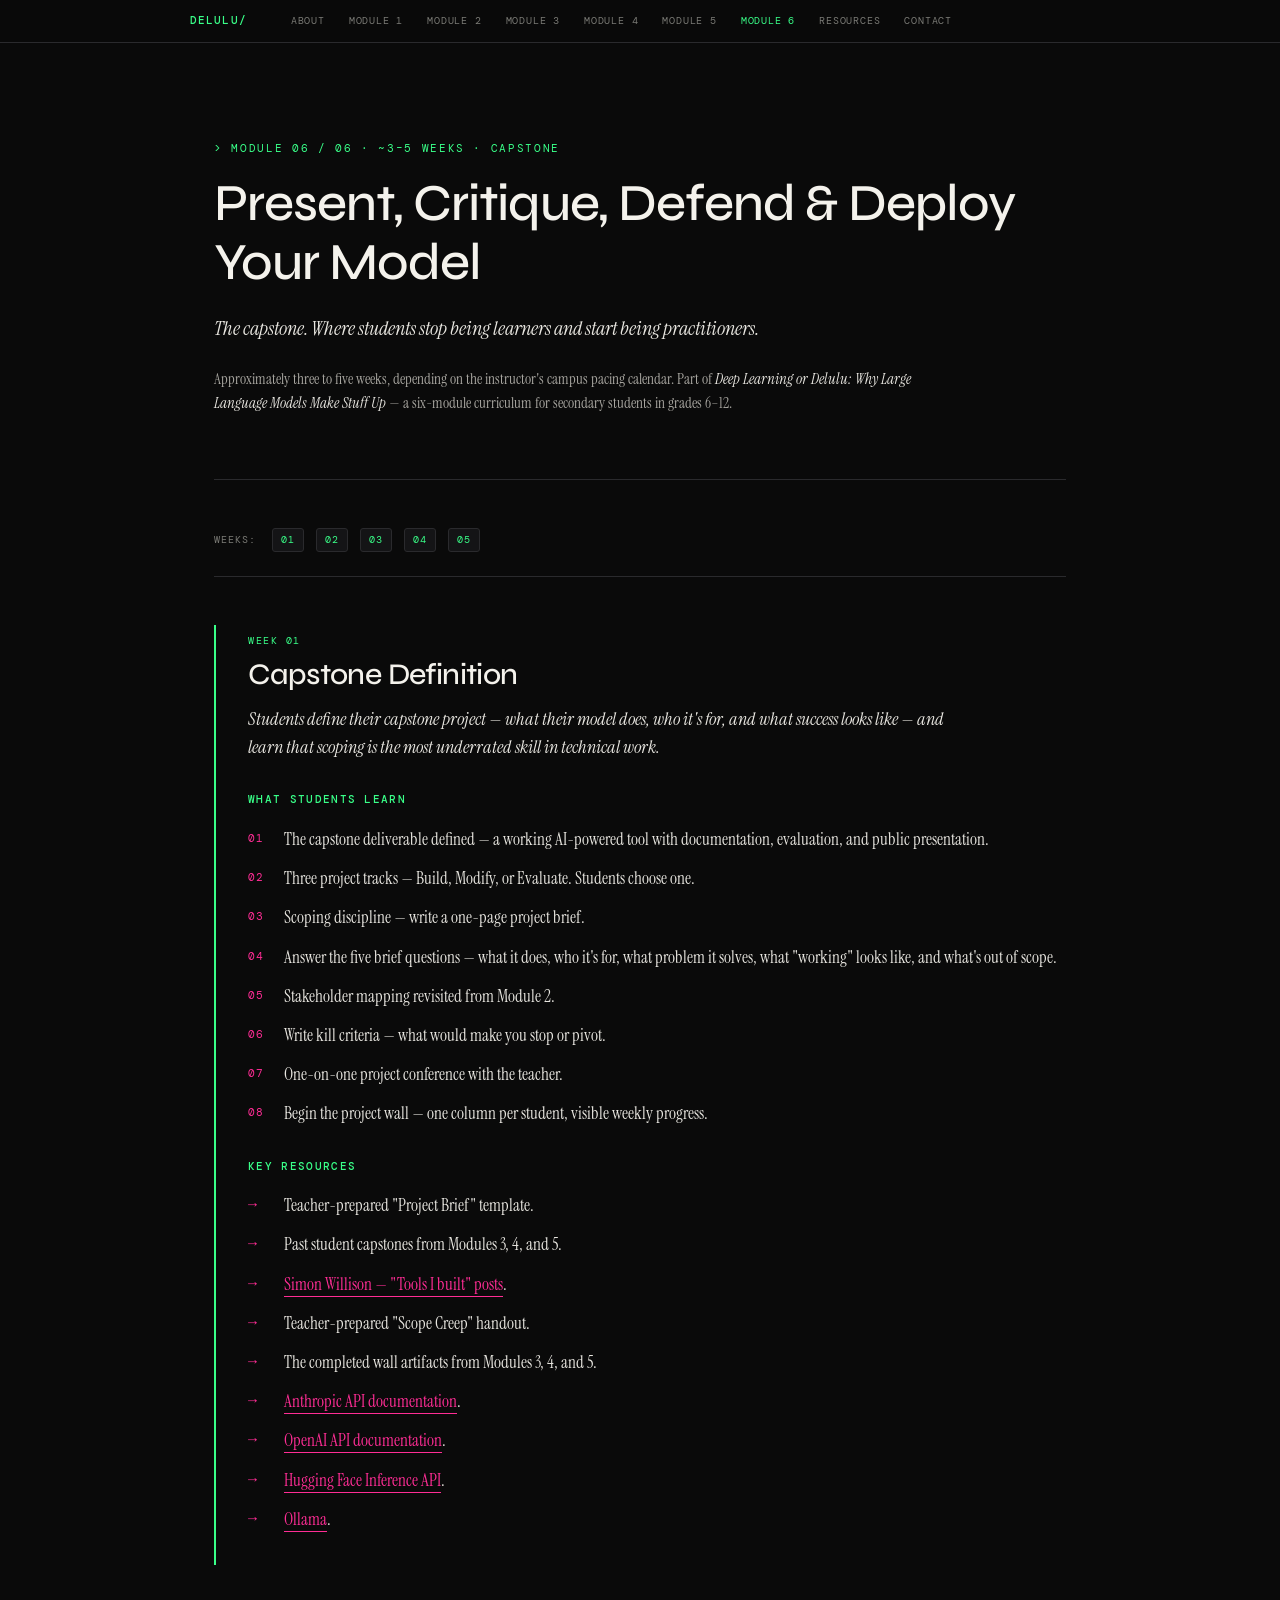
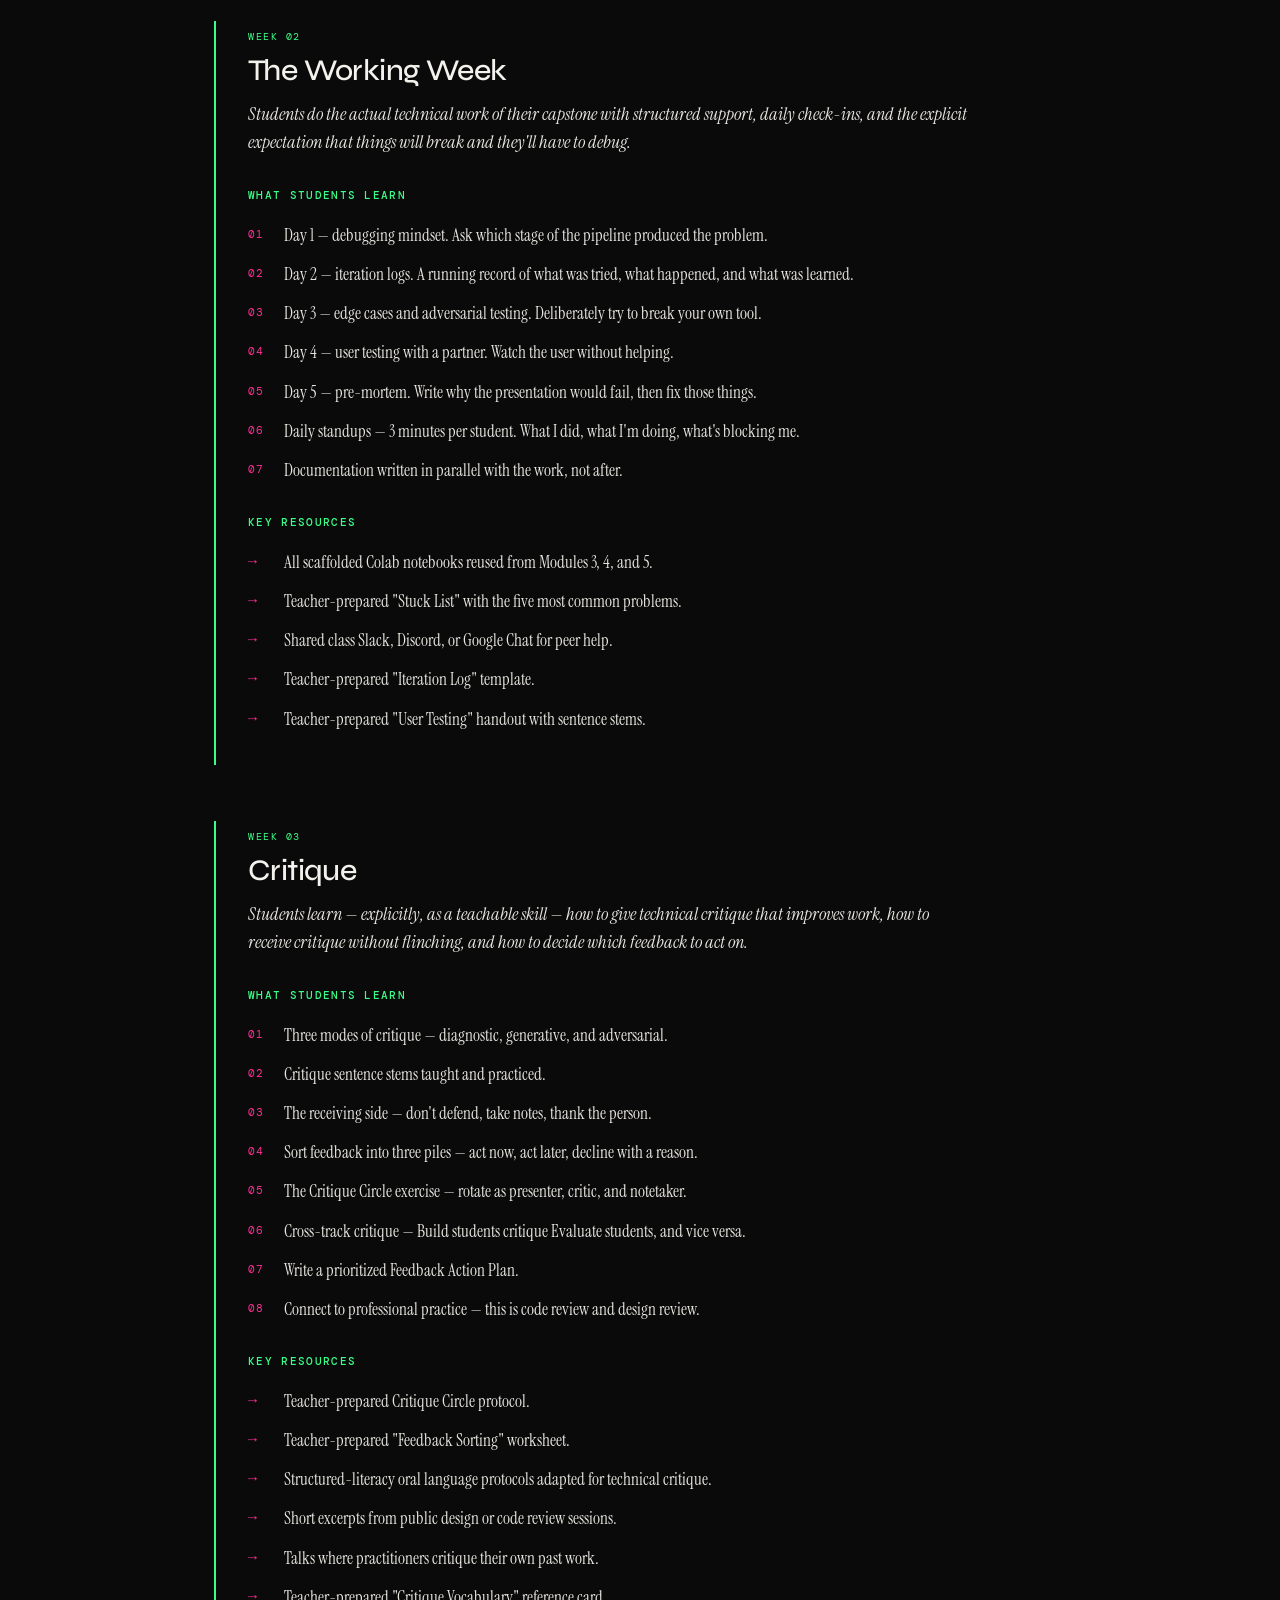
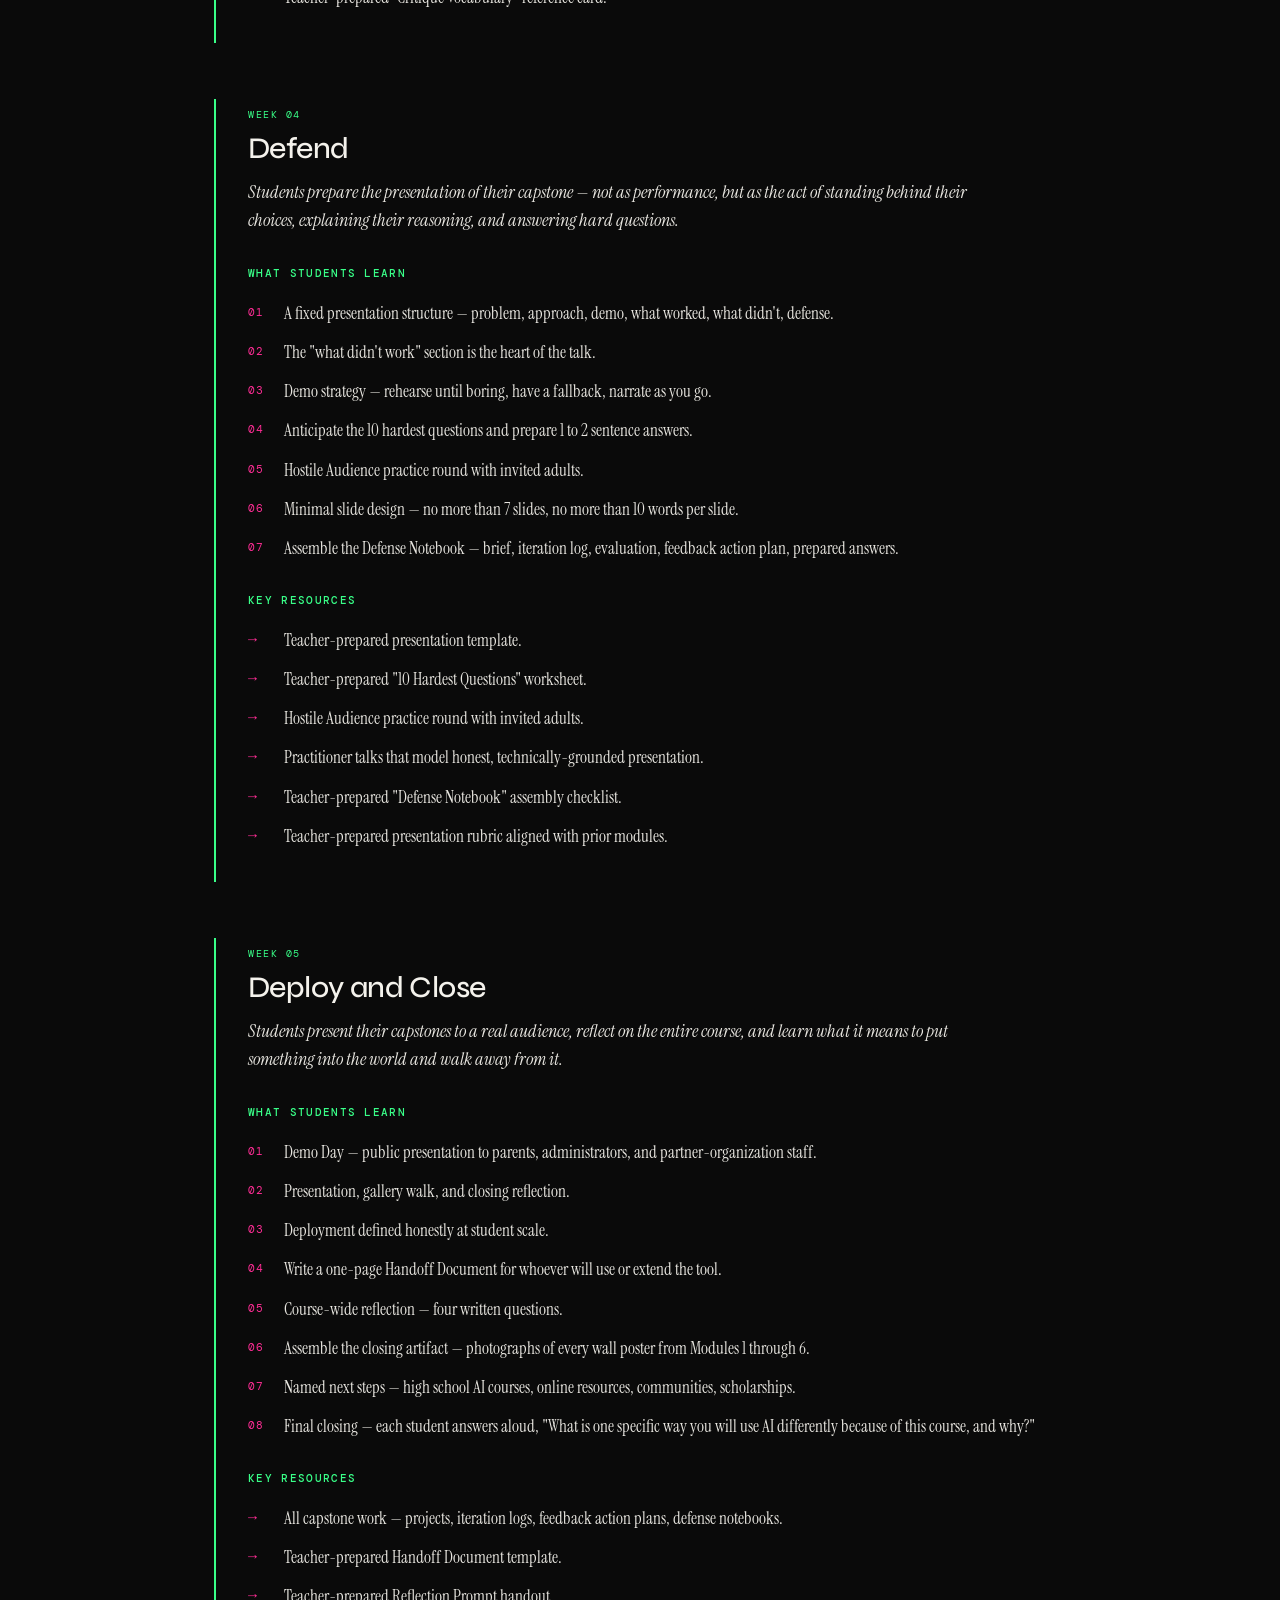
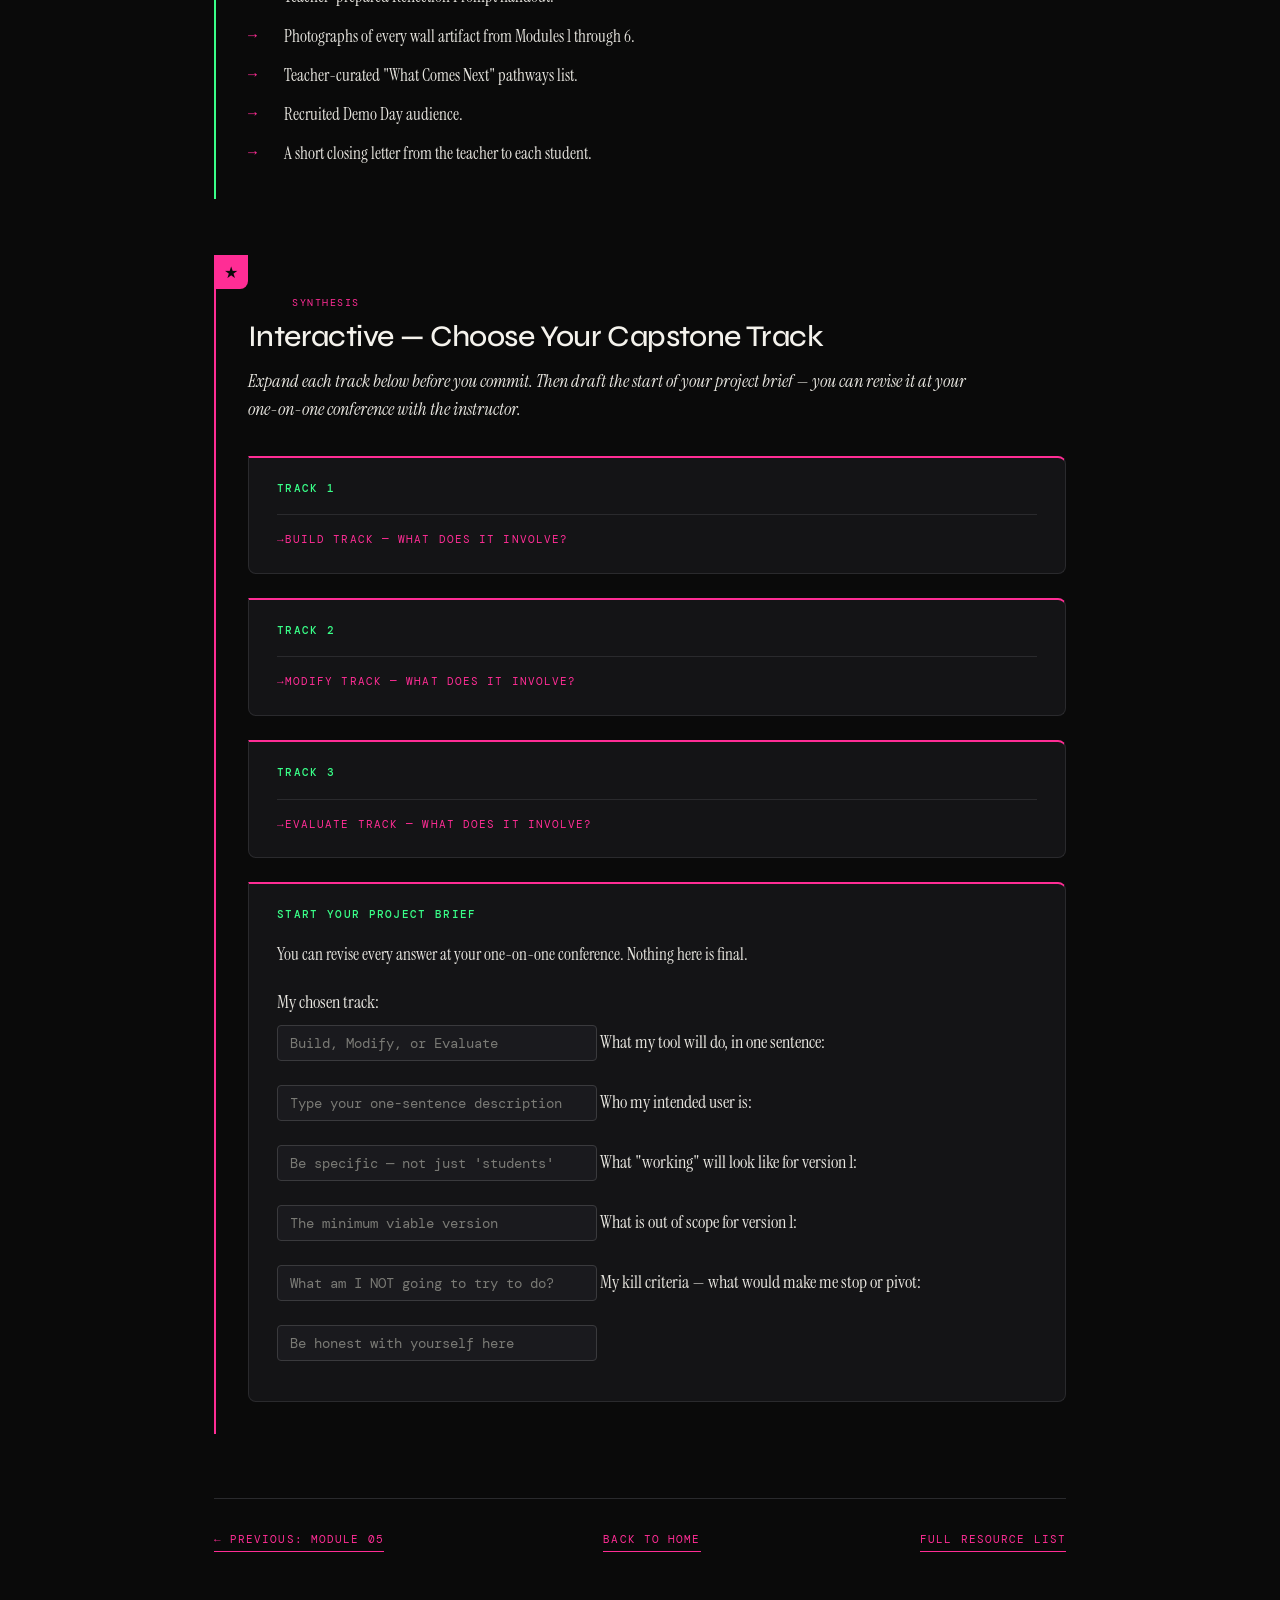
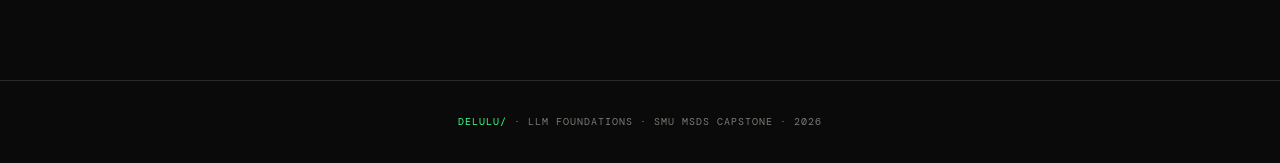
<file: module6.html>
<!DOCTYPE html>
<html lang="en">
<head>
  <meta charset="UTF-8">
  <meta name="viewport" content="width=device-width, initial-scale=1">
  <title>Module 06 &mdash; Present, Defend &amp; Deploy &middot; Deep Learning or Delulu</title>
  <link rel="stylesheet" href="styles.css">
</head>
<body>

  <nav class="site-nav">
    <div class="site-nav-inner">
      <a href="index.html" class="nav-brand">DELULU/</a>
      <a href="about.html">ABOUT</a>
      <a href="module1.html">Module 1</a>
      <a href="module2.html">Module 2</a>
      <a href="module3.html">Module 3</a>
      <a href="module4.html">Module 4</a>
      <a href="module5.html">Module 5</a>
      <a href="module6.html" class="current">Module 6</a>
      <a href="resources.html">RESOURCES</a>
      <a href="contact.html">CONTACT</a>
    </div>
  </nav>

  <main>

    <header class="module-header">
      <div class="kicker">&gt; Module 06 / 06 &middot; ~3&ndash;5 WEEKS &middot; CAPSTONE</div>
      <h1>Present, Critique, Defend &amp; Deploy Your Model</h1>
      <p class="lead">The capstone. Where students stop being learners and start being practitioners.</p>
      <p class="context">Approximately three to five weeks, depending on the instructor's campus pacing calendar. Part of <em>Deep Learning or Delulu: Why Large Language Models Make Stuff Up</em> &mdash; a six-module curriculum for secondary students in grades 6&ndash;12.</p>
    </header>

    <div class="week-progress">
      <span class="label">WEEKS:</span>
      <a class="dot" href="#week01">01</a>
      <a class="dot" href="#week02">02</a>
      <a class="dot" href="#week03">03</a>
      <a class="dot" href="#week04">04</a>
      <a class="dot" href="#week05">05</a>
    </div>

    <section class="week" id="week01">
      <div class="week-num">Week 01</div>
      <h2>Capstone Definition</h2>
      <p class="lede">Students define their capstone project &mdash; what their model does, who it's for, and what success looks like &mdash; and learn that scoping is the most underrated skill in technical work.</p>

      <h3>What students learn</h3>
      <ol>
        <li>The capstone deliverable defined &mdash; a working AI-powered tool with documentation, evaluation, and public presentation.</li>
        <li>Three project tracks &mdash; Build, Modify, or Evaluate. Students choose one.</li>
        <li>Scoping discipline &mdash; write a one-page project brief.</li>
        <li>Answer the five brief questions &mdash; what it does, who it's for, what problem it solves, what "working" looks like, and what's out of scope.</li>
        <li>Stakeholder mapping revisited from Module 2.</li>
        <li>Write kill criteria &mdash; what would make you stop or pivot.</li>
        <li>One-on-one project conference with the teacher.</li>
        <li>Begin the project wall &mdash; one column per student, visible weekly progress.</li>
      </ol>

      <h3>Key resources</h3>
      <ul>
        <li>Teacher-prepared "Project Brief" template.</li>
        <li>Past student capstones from Modules 3, 4, and 5.</li>
        <li><a href="https://simonwillison.net/" target="_blank">Simon Willison &mdash; "Tools I built" posts</a>.</li>
        <li>Teacher-prepared "Scope Creep" handout.</li>
        <li>The completed wall artifacts from Modules 3, 4, and 5.</li>
        <li><a href="https://docs.anthropic.com/" target="_blank">Anthropic API documentation</a>.</li>
        <li><a href="https://platform.openai.com/docs/" target="_blank">OpenAI API documentation</a>.</li>
        <li><a href="https://huggingface.co/docs/api-inference/" target="_blank">Hugging Face Inference API</a>.</li>
        <li><a href="https://ollama.com/" target="_blank">Ollama</a>.</li>
      </ul>
    </section>

    <section class="week" id="week02">
      <div class="week-num">Week 02</div>
      <h2>The Working Week</h2>
      <p class="lede">Students do the actual technical work of their capstone with structured support, daily check-ins, and the explicit expectation that things will break and they'll have to debug.</p>

      <h3>What students learn</h3>
      <ol>
        <li>Day 1 &mdash; debugging mindset. Ask which stage of the pipeline produced the problem.</li>
        <li>Day 2 &mdash; iteration logs. A running record of what was tried, what happened, and what was learned.</li>
        <li>Day 3 &mdash; edge cases and adversarial testing. Deliberately try to break your own tool.</li>
        <li>Day 4 &mdash; user testing with a partner. Watch the user without helping.</li>
        <li>Day 5 &mdash; pre-mortem. Write why the presentation would fail, then fix those things.</li>
        <li>Daily standups &mdash; 3 minutes per student. What I did, what I'm doing, what's blocking me.</li>
        <li>Documentation written in parallel with the work, not after.</li>
      </ol>

      <h3>Key resources</h3>
      <ul>
        <li>All scaffolded Colab notebooks reused from Modules 3, 4, and 5.</li>
        <li>Teacher-prepared "Stuck List" with the five most common problems.</li>
        <li>Shared class Slack, Discord, or Google Chat for peer help.</li>
        <li>Teacher-prepared "Iteration Log" template.</li>
        <li>Teacher-prepared "User Testing" handout with sentence stems.</li>
      </ul>
    </section>

    <section class="week" id="week03">
      <div class="week-num">Week 03</div>
      <h2>Critique</h2>
      <p class="lede">Students learn &mdash; explicitly, as a teachable skill &mdash; how to give technical critique that improves work, how to receive critique without flinching, and how to decide which feedback to act on.</p>

      <h3>What students learn</h3>
      <ol>
        <li>Three modes of critique &mdash; diagnostic, generative, and adversarial.</li>
        <li>Critique sentence stems taught and practiced.</li>
        <li>The receiving side &mdash; don't defend, take notes, thank the person.</li>
        <li>Sort feedback into three piles &mdash; act now, act later, decline with a reason.</li>
        <li>The Critique Circle exercise &mdash; rotate as presenter, critic, and notetaker.</li>
        <li>Cross-track critique &mdash; Build students critique Evaluate students, and vice versa.</li>
        <li>Write a prioritized Feedback Action Plan.</li>
        <li>Connect to professional practice &mdash; this is code review and design review.</li>
      </ol>

      <h3>Key resources</h3>
      <ul>
        <li>Teacher-prepared Critique Circle protocol.</li>
        <li>Teacher-prepared "Feedback Sorting" worksheet.</li>
        <li>Structured-literacy oral language protocols adapted for technical critique.</li>
        <li>Short excerpts from public design or code review sessions.</li>
        <li>Talks where practitioners critique their own past work.</li>
        <li>Teacher-prepared "Critique Vocabulary" reference card.</li>
      </ul>
    </section>

    <section class="week" id="week04">
      <div class="week-num">Week 04</div>
      <h2>Defend</h2>
      <p class="lede">Students prepare the presentation of their capstone &mdash; not as performance, but as the act of standing behind their choices, explaining their reasoning, and answering hard questions.</p>

      <h3>What students learn</h3>
      <ol>
        <li>A fixed presentation structure &mdash; problem, approach, demo, what worked, what didn't, defense.</li>
        <li>The "what didn't work" section is the heart of the talk.</li>
        <li>Demo strategy &mdash; rehearse until boring, have a fallback, narrate as you go.</li>
        <li>Anticipate the 10 hardest questions and prepare 1 to 2 sentence answers.</li>
        <li>Hostile Audience practice round with invited adults.</li>
        <li>Minimal slide design &mdash; no more than 7 slides, no more than 10 words per slide.</li>
        <li>Assemble the Defense Notebook &mdash; brief, iteration log, evaluation, feedback action plan, prepared answers.</li>
      </ol>

      <h3>Key resources</h3>
      <ul>
        <li>Teacher-prepared presentation template.</li>
        <li>Teacher-prepared "10 Hardest Questions" worksheet.</li>
        <li>Hostile Audience practice round with invited adults.</li>
        <li>Practitioner talks that model honest, technically-grounded presentation.</li>
        <li>Teacher-prepared "Defense Notebook" assembly checklist.</li>
        <li>Teacher-prepared presentation rubric aligned with prior modules.</li>
      </ul>
    </section>

    <section class="week" id="week05">
      <div class="week-num">Week 05</div>
      <h2>Deploy and Close</h2>
      <p class="lede">Students present their capstones to a real audience, reflect on the entire course, and learn what it means to put something into the world and walk away from it.</p>

      <h3>What students learn</h3>
      <ol>
        <li>Demo Day &mdash; public presentation to parents, administrators, and partner-organization staff.</li>
        <li>Presentation, gallery walk, and closing reflection.</li>
        <li>Deployment defined honestly at student scale.</li>
        <li>Write a one-page Handoff Document for whoever will use or extend the tool.</li>
        <li>Course-wide reflection &mdash; four written questions.</li>
        <li>Assemble the closing artifact &mdash; photographs of every wall poster from Modules 1 through 6.</li>
        <li>Named next steps &mdash; high school AI courses, online resources, communities, scholarships.</li>
        <li>Final closing &mdash; each student answers aloud, "What is one specific way you will use AI differently because of this course, and why?"</li>
      </ol>

      <h3>Key resources</h3>
      <ul>
        <li>All capstone work &mdash; projects, iteration logs, feedback action plans, defense notebooks.</li>
        <li>Teacher-prepared Handoff Document template.</li>
        <li>Teacher-prepared Reflection Prompt handout.</li>
        <li>Photographs of every wall artifact from Modules 1 through 6.</li>
        <li>Teacher-curated "What Comes Next" pathways list.</li>
        <li>Recruited Demo Day audience.</li>
        <li>A short closing letter from the teacher to each student.</li>
      </ul>
    </section>

<section class="week synthesis">
      <div class="week-num">Synthesis</div>
      <h2>Interactive &mdash; Choose Your Capstone Track</h2>
      <p class="lede">Expand each track below before you commit. Then draft the start of your project brief &mdash; you can revise it at your one-on-one conference with the instructor.</p>

      <div class="quiz-scenario">
        <h3>Track 1</h3>
        <details>
          <summary>Build track &mdash; what does it involve?</summary>
          <p>You build a fine-tuned model or a RAG-powered tool over a corpus you care about. Examples &mdash; a study-guide generator for a specific textbook, a chatbot that speaks in the voice of a historical figure, a writing-feedback tool for younger students.</p>
          <p><strong>Skills built:</strong> Fine-tuning, retrieval-augmented generation, data curation, evaluating your own model's outputs.</p>
          <p><strong>Success looks like:</strong> A working Colab notebook others can run, a documented corpus, and a live demonstration of the tool doing what you designed it to do.</p>
          <p><strong>Best fit if you:</strong> Enjoyed building the tiny GPT in Module 4 and want to go deeper into the mechanics of training a model.</p>
        </details>
      </div>

      <div class="quiz-scenario">
        <h3>Track 2</h3>
        <details>
          <summary>Modify track &mdash; what does it involve?</summary>
          <p>You build a prompt-engineered application using a frontier model API (Claude, GPT-4) or a thoughtfully-configured custom GPT, aimed at a real use case with real users.</p>
          <p><strong>Skills built:</strong> Advanced prompt engineering, system prompt design, user testing, iteration based on real feedback.</p>
          <p><strong>Success looks like:</strong> A working tool with a documented prompt library, evidence that real users tested it, and a written reflection on what changed between your first version and your final one.</p>
          <p><strong>Best fit if you:</strong> Want to focus on building something people can actually use, and are more interested in application design than training internals.</p>
        </details>
      </div>

      <div class="quiz-scenario">
        <h3>Track 3</h3>
        <details>
          <summary>Evaluate track &mdash; what does it involve?</summary>
          <p>You produce a rigorous, original evaluation of an existing model for a specific task you care about &mdash; deeper than the Module 5 audit. More test cases, more models compared, a written recommendation at the end.</p>
          <p><strong>Skills built:</strong> Evaluation design, test-case writing, rubric development, technical writing.</p>
          <p><strong>Success looks like:</strong> A written report comparing 2 to 4 models on a specific task, with 15 or more test cases, a scoring rubric, and a clear, defended recommendation.</p>
          <p><strong>Best fit if you:</strong> Enjoyed the Module 5 model audit and want to develop the specific skill set of a machine-learning evaluator or data scientist.</p>
        </details>
      </div>

      <div class="quiz-scenario">
        <h3>Start Your Project Brief</h3>
        <p class="prompt">You can revise every answer at your one-on-one conference. Nothing here is final.</p>

        <label for="track">My chosen track:</label><br>
        <input type="text" id="track" placeholder="Build, Modify, or Evaluate">

        <label for="onesentence">What my tool will do, in one sentence:</label><br>
        <input type="text" id="onesentence" placeholder="Type your one-sentence description">

        <label for="user">Who my intended user is:</label><br>
        <input type="text" id="user" placeholder="Be specific &mdash; not just 'students'">

        <label for="working">What "working" will look like for version 1:</label><br>
        <input type="text" id="working" placeholder="The minimum viable version">

        <label for="outofscope">What is out of scope for version 1:</label><br>
        <input type="text" id="outofscope" placeholder="What am I NOT going to try to do?">

        <label for="killcriteria">My kill criteria &mdash; what would make me stop or pivot:</label><br>
        <input type="text" id="killcriteria" placeholder="Be honest with yourself here">
      </div>
    </section>
    
    <nav class="bottom-nav">
      <a href="module5.html">&larr; Previous: Module 05</a>
      <a href="index.html">Back to home</a>
      <a href="resources.html">Full resource list</a>
    </nav>

  </main>

  <footer class="site-footer">
    <span class="brand">DELULU/</span> &middot; LLM FOUNDATIONS &middot; SMU MSDS CAPSTONE &middot; 2026
  </footer>

</body>
</html>
</file>
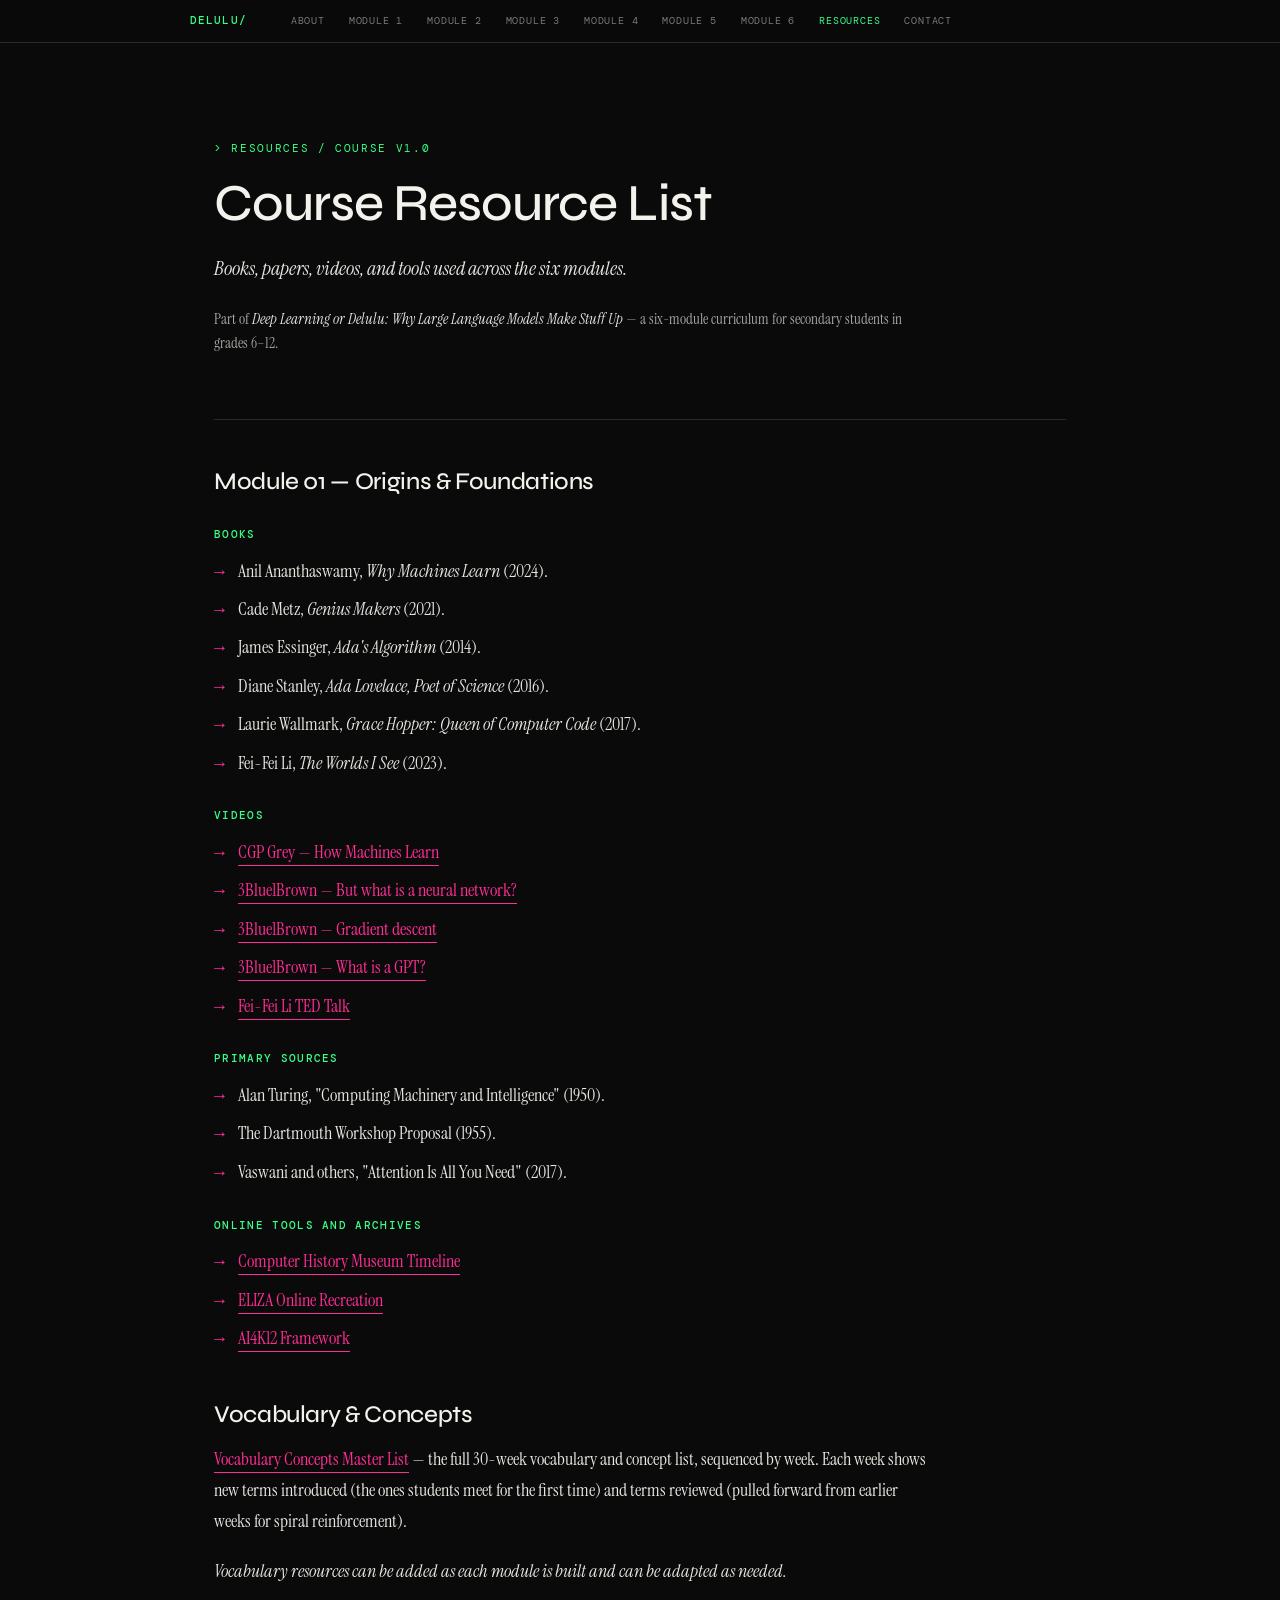
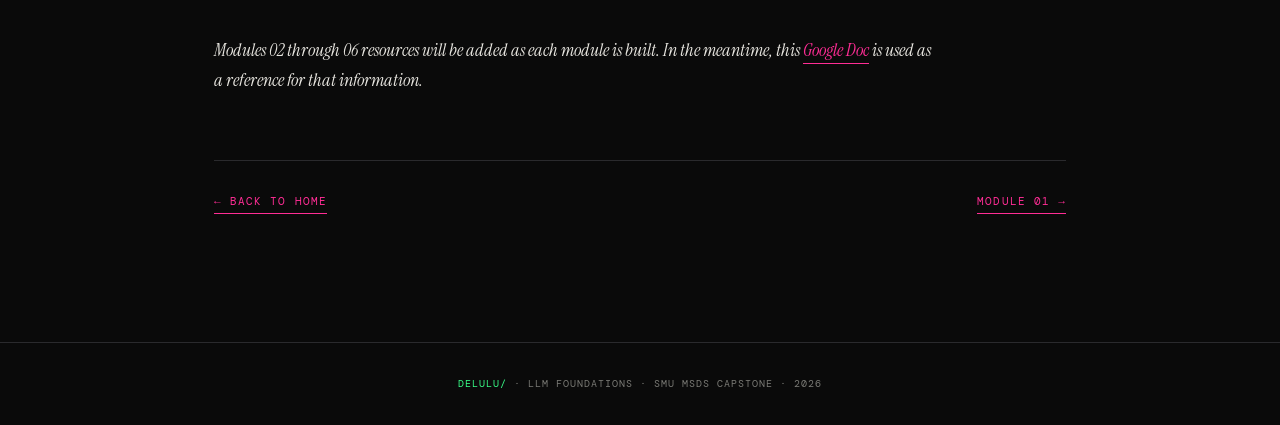
<file: resources.html>
<!DOCTYPE html>
<html lang="en">
<head>
  <meta charset="UTF-8">
  <meta name="viewport" content="width=device-width, initial-scale=1">
  <title>Resources &mdash; Deep Learning or Delulu</title>
  <link rel="stylesheet" href="styles.css">
</head>
<body>

  <nav class="site-nav">
    <div class="site-nav-inner">
      <a href="index.html" class="nav-brand">DELULU/</a>
      <a href="about.html">ABOUT</a>
      <a href="module1.html">Module 1</a>
      <a href="module2.html">Module 2</a>
      <a href="module3.html">Module 3</a>
      <a href="module4.html">Module 4</a>
      <a href="module5.html">Module 5</a>
      <a href="module6.html">Module 6</a>
      <a href="resources.html" class="current">RESOURCES</a>
      <a href="contact.html">CONTACT</a>
    </div>
  </nav>

  <main>

    <header class="module-header">
      <div class="kicker">&gt; RESOURCES / Course v1.0</div>
      <h1>Course Resource List</h1>
      <p class="lead">Books, papers, videos, and tools used across the six modules.</p>
      <p class="context">Part of <em>Deep Learning or Delulu: Why Large Language Models Make Stuff Up</em> &mdash; a six-module curriculum for secondary students in grades 6&ndash;12.</p>
    </header>

    <div class="content">

      <section class="resource-section">
        <h2>Module 01 &mdash; Origins &amp; Foundations</h2>

        <h3>Books</h3>
        <ul>
          <li>Anil Ananthaswamy, <em>Why Machines Learn</em> (2024).</li>
          <li>Cade Metz, <em>Genius Makers</em> (2021).</li>
          <li>James Essinger, <em>Ada's Algorithm</em> (2014).</li>
          <li>Diane Stanley, <em>Ada Lovelace, Poet of Science</em> (2016).</li>
          <li>Laurie Wallmark, <em>Grace Hopper: Queen of Computer Code</em> (2017).</li>
          <li>Fei-Fei Li, <em>The Worlds I See</em> (2023).</li>
        </ul>

        <h3>Videos</h3>
        <ul>
          <li><a href="https://www.youtube.com/watch?v=R9OHn5ZF4Uo" target="_blank">CGP Grey &mdash; How Machines Learn</a></li>
          <li><a href="https://www.youtube.com/watch?v=aircAruvnKk" target="_blank">3Blue1Brown &mdash; But what is a neural network?</a></li>
          <li><a href="https://www.youtube.com/watch?v=IHZwWFHWa-w" target="_blank">3Blue1Brown &mdash; Gradient descent</a></li>
          <li><a href="https://www.youtube.com/watch?v=wjZofJX0v4M" target="_blank">3Blue1Brown &mdash; What is a GPT?</a></li>
          <li><a href="https://www.ted.com/talks/fei_fei_li_how_we_re_teaching_computers_to_understand_pictures" target="_blank">Fei-Fei Li TED Talk</a></li>
        </ul>

        <h3>Primary sources</h3>
        <ul>
          <li>Alan Turing, "Computing Machinery and Intelligence" (1950).</li>
          <li>The Dartmouth Workshop Proposal (1955).</li>
          <li>Vaswani and others, "Attention Is All You Need" (2017).</li>
        </ul>

        <h3>Online tools and archives</h3>
        <ul>
          <li><a href="https://computerhistory.org/timeline/" target="_blank">Computer History Museum Timeline</a></li>
          <li><a href="https://web.njit.edu/~ronkowit/eliza.html" target="_blank">ELIZA Online Recreation</a></li>
          <li><a href="https://ai4k12.org/" target="_blank">AI4K12 Framework</a></li>
        </ul>
      </section>
      
      <section class="resource-section">
        <h2>Vocabulary &amp; Concepts</h2>
        <p><a href="https://docs.google.com/document/d/1dIemzZAiYJBl6iecfBTMScCP9pZ9qjv78859fT5y9tw/edit?tab=t.0#" target="_blank">Vocabulary Concepts Master List</a> &mdash; the full 30-week vocabulary and concept list, sequenced by week. Each week shows new terms introduced (the ones students meet for the first time) and terms reviewed (pulled forward from earlier weeks for spiral reinforcement).</p>
        <p><em>Vocabulary resources can be added as each module is built and can be adapted as needed.</em></p>
      </section>
      <p><em>Modules 02 through 06 resources will be added as each module is built. In the meantime, this <a href="https://docs.google.com/document/d/1buJDny3CrZiB9J7idDERTAnMA_edx0aA9E0-f9X6jS8/edit?tab=t.0" target="_blank">Google Doc</a> is used as a reference for that information.</em></p>
    </div>

    <nav class="bottom-nav">
      <a href="index.html">&larr; Back to home</a>
      <a href="module1.html">Module 01 &rarr;</a>
    </nav>

  </main>

  <footer class="site-footer">
    <span class="brand">DELULU/</span> &middot; LLM FOUNDATIONS &middot; SMU MSDS CAPSTONE &middot; 2026
  </footer>

</body>
</html>
</file>
<file: styles.css>
/* =============================================================
   LLM Foundations — Master Stylesheet
   Direction B: Dark mode with neon green + neon pink accents
   Fonts: Syne (display), Instrument Serif (body), DM Mono (tech)
   ============================================================= */

@import url('https://fonts.googleapis.com/css2?family=Syne:wght@400;500;700&family=Instrument+Serif:ital@0;1&family=DM+Mono:wght@400;500&display=swap');

/* ---------- CSS Variables ---------- */
:root {
  --bg: #0a0a0a;
  --bg-card: #141416;
  --bg-elevated: #1a1a1e;
  --text: #e8e6e0;
  --text-muted: #a8a6a0;
  --text-dim: #7a7a75;
  --heading: #f4f2ec;
  --border: #2a2a2d;
  --border-strong: #3a3a3d;
  --green: #39ff88;
  --pink: #ff2d95;

  --font-display: 'Syne', 'Trebuchet MS', 'Helvetica Neue', sans-serif;
  --font-body: 'Instrument Serif', Georgia, 'Times New Roman', serif;
  --font-mono: 'DM Mono', 'Courier New', ui-monospace, monospace;

  --max-width: 900px;
}

/* ---------- Reset ---------- */
* { box-sizing: border-box; margin: 0; padding: 0; }
html { -webkit-text-size-adjust: 100%; scroll-behavior: smooth; }

/* ---------- Base ---------- */
body {
  background: var(--bg);
  color: var(--text);
  font-family: var(--font-body);
  font-size: 18px;
  line-height: 1.6;
  padding-top: 60px;
  min-height: 100vh;
  display: flex;
  flex-direction: column;
  -webkit-font-smoothing: antialiased;
  -moz-osx-font-smoothing: grayscale;
}

h1, h2, h3, h4 {
  font-family: var(--font-display);
  font-weight: 500;
  color: var(--heading);
  letter-spacing: -0.015em;
  line-height: 1.15;
}

h1 { font-size: clamp(2rem, 5vw, 3.5rem); }
h2 { font-size: 1.75rem; }
h3 { font-size: 1.25rem; }
h4 { font-size: 1.125rem; }

p { margin-bottom: 1rem; }

a {
  color: var(--pink);
  text-decoration: none;
  border-bottom: 1px solid var(--pink);
  padding-bottom: 1px;
  transition: background 0.12s, color 0.12s;
}
a:hover { background: var(--pink); color: var(--bg); }

em { font-style: italic; }
strong { font-weight: 500; color: var(--heading); }
hr { border: 0; border-top: 1px solid var(--border); margin: 3rem 0; }

::selection { background: var(--pink); color: var(--bg); }

/* ---------- Fixed Top Navigation ---------- */
.site-nav {
  position: fixed;
  top: 0; left: 0; right: 0;
  background: rgba(10, 10, 10, 0.92);
  backdrop-filter: blur(10px);
  -webkit-backdrop-filter: blur(10px);
  border-bottom: 1px solid var(--border);
  z-index: 100;
  padding: 12px 24px;
}
.site-nav-inner {
  max-width: var(--max-width);
  margin: 0 auto;
  display: flex;
  align-items: center;
  gap: 24px;
  font-family: var(--font-mono);
  font-size: 10px;
  letter-spacing: 0.08em;
  text-transform: uppercase;
  overflow-x: auto;
  scrollbar-width: none;
  -ms-overflow-style: none;
}
.site-nav-inner::-webkit-scrollbar { display: none; }
.site-nav a {
  color: var(--text-dim);
  border-bottom: none;
  padding: 0;
  white-space: nowrap;
  transition: color 0.12s;
}
.site-nav a:hover { color: var(--pink); background: transparent; }
.site-nav a.current { color: var(--green); }
.site-nav .nav-brand {
  color: var(--green);
  font-weight: 500;
  font-size: 11px;
  margin-right: 20px;
  letter-spacing: 0.1em;
}

/* ---------- Layout Containers ---------- */
main {
  max-width: var(--max-width);
  margin: 0 auto;
  padding: 3rem 24px 6rem;
  flex: 1;
  width: 100%;
}

/* ---------- Hero (home page) ---------- */
.hero {
  padding: 4rem 0 3rem;
  border-bottom: 1px solid var(--border);
  margin-bottom: 3rem;
}
.hero-kicker {
  font-family: var(--font-mono);
  font-size: 11px;
  color: var(--green);
  letter-spacing: 0.15em;
  text-transform: uppercase;
  margin-bottom: 1.5rem;
}
.hero-title {
  font-size: clamp(2.5rem, 7vw, 4.5rem);
  margin-bottom: 1.5rem;
  line-height: 1.02;
  letter-spacing: -0.025em;
}
.hero-title .accent {
  color: var(--pink);
  font-family: var(--font-body);
  font-style: italic;
  font-weight: 400;
  letter-spacing: -0.02em;
}
.hero-subtitle {
  font-family: var(--font-display);
  font-size: clamp(1.375rem, 2.75vw, 1.875rem);
  color: var(--heading);
  font-weight: 400;
  line-height: 1.2;
  letter-spacing: -0.01em;
  margin-bottom: 1.75rem;
  max-width: 620px;
}
.hero-tag {
  font-size: 1.375rem;
  font-style: italic;
  color: var(--text);
  max-width: 620px;
  line-height: 1.45;
  margin-bottom: 2rem;
}
.hero-cta {
  display: inline-block;
  font-family: var(--font-mono);
  font-size: 12px;
  letter-spacing: 0.12em;
  text-transform: uppercase;
  color: var(--pink);
  border: 1px solid var(--pink);
  padding: 12px 22px;
  border-radius: 4px;
  border-bottom: 1px solid var(--pink);
}
.hero-cta:hover { background: var(--pink); color: var(--bg); }

/* ---------- Meta Strip ---------- */
.meta-strip {
  display: grid;
  grid-template-columns: repeat(auto-fit, minmax(150px, 1fr));
  gap: 1.5rem;
  padding: 1.5rem 0 2rem;
  border-bottom: 1px solid var(--border);
  margin-bottom: 3rem;
}
.meta-item .label {
  font-family: var(--font-mono);
  font-size: 10px;
  color: var(--green);
  letter-spacing: 0.12em;
  text-transform: uppercase;
  margin-bottom: 6px;
  display: block;
}
.meta-item .value {
  color: var(--text);
  font-family: var(--font-body);
  font-size: 15px;
  line-height: 1.4;
}

/* ---------- Section Titles ---------- */
.section-title {
  font-family: var(--font-mono);
  font-size: 11px;
  color: var(--green);
  letter-spacing: 0.15em;
  text-transform: uppercase;
  margin-bottom: 1.5rem;
  font-weight: 500;
}

/* ---------- Module Grid (home page) ---------- */
.module-grid {
  display: grid;
  grid-template-columns: repeat(auto-fit, minmax(260px, 1fr));
  gap: 1rem;
  margin-bottom: 4rem;
}
.module-card {
  background: var(--bg-card);
  border: 1px solid var(--border);
  border-radius: 8px;
  padding: 1.5rem;
  display: block;
  color: var(--text);
  border-bottom: 1px solid var(--border);
  transition: border-color 0.15s, transform 0.15s;
}
.module-card:hover {
  border-color: var(--pink);
  background: var(--bg-card);
  color: var(--text);
  transform: translateY(-2px);
}
.module-card .num {
  font-family: var(--font-mono);
  font-size: 10px;
  color: var(--green);
  letter-spacing: 0.12em;
  margin-bottom: 14px;
  display: block;
  text-transform: uppercase;
}
.module-card h3 {
  font-family: var(--font-display);
  font-size: 1.375rem;
  color: var(--heading);
  margin-bottom: 8px;
  line-height: 1.15;
}
.module-card .desc {
  font-family: var(--font-body);
  font-size: 16px;
  color: var(--text-muted);
  font-style: italic;
  margin-bottom: 14px;
  line-height: 1.45;
}
.module-card .meta {
  font-family: var(--font-mono);
  font-size: 10px;
  color: var(--text-dim);
  letter-spacing: 0.08em;
  text-transform: uppercase;
}

/* ---------- Module Page Header ---------- */
.module-header {
  padding: 2rem 0 3rem;
  border-bottom: 1px solid var(--border);
  margin-bottom: 3rem;
}
.module-header .kicker {
  font-family: var(--font-mono);
  font-size: 11px;
  color: var(--green);
  letter-spacing: 0.15em;
  text-transform: uppercase;
  margin-bottom: 1rem;
}
.module-header h1 {
  font-size: clamp(2rem, 5vw, 3.25rem);
  margin-bottom: 1.25rem;
  letter-spacing: -0.02em;
}
.module-header .lead {
  font-family: var(--font-body);
  font-size: 1.25rem;
  font-style: italic;
  color: var(--text);
  line-height: 1.5;
  max-width: 700px;
  margin-bottom: 1.5rem;
}
.module-header .context {
  font-size: 15px;
  color: var(--text-muted);
  max-width: 700px;
  line-height: 1.6;
}
.module-header .context em {
  color: var(--text);
  font-style: italic;
}

/* ---------- Week Progress Indicator ---------- */
.week-progress {
  display: flex;
  gap: 12px;
  margin: 2rem 0 3rem;
  font-family: var(--font-mono);
  font-size: 10px;
  letter-spacing: 0.1em;
  text-transform: uppercase;
  align-items: center;
  flex-wrap: wrap;
  padding-bottom: 1.5rem;
  border-bottom: 1px solid var(--border);
}
.week-progress .label {
  color: var(--text-dim);
  margin-right: 4px;
}
.week-progress .dot {
  color: var(--green);
  padding: 3px 8px;
  border: 1px solid var(--border);
  border-radius: 3px;
  background: var(--bg-card);
}

/* ---------- Week Blocks ---------- */
.week {
  border-left: 2px solid var(--green);
  padding: 0.5rem 0 0.5rem 2rem;
  margin-bottom: 3.5rem;
  position: relative;
  scroll-margin-top: 110px;
}
.week-num {
  font-family: var(--font-mono);
  font-size: 10px;
  color: var(--green);
  letter-spacing: 0.15em;
  text-transform: uppercase;
  margin-bottom: 8px;
}
.week h2 {
  font-size: 1.875rem;
  color: var(--heading);
  margin-bottom: 14px;
  line-height: 1.15;
  letter-spacing: -0.02em;
}
.week .lede {
  font-family: var(--font-body);
  font-size: 1.125rem;
  font-style: italic;
  color: var(--text);
  line-height: 1.55;
  margin-bottom: 2rem;
  max-width: 720px;
}

.week h3 {
  font-family: var(--font-mono);
  font-size: 11px;
  color: var(--green);
  letter-spacing: 0.12em;
  text-transform: uppercase;
  margin-bottom: 1.25rem;
  margin-top: 2rem;
  font-weight: 500;
}

.week ol, .week ul {
  padding-left: 0;
  list-style: none;
  margin-bottom: 1.5rem;
}
.week ol li, .week ul li {
  padding-left: 2.25rem;
  position: relative;
  margin-bottom: 0.75rem;
  line-height: 1.6;
  color: var(--text);
  font-size: 17px;
}
.week ol { counter-reset: step; }
.week ol li::before {
  content: counter(step, decimal-leading-zero);
  counter-increment: step;
  position: absolute;
  left: 0;
  top: 4px;
  font-family: var(--font-mono);
  font-size: 11px;
  color: var(--pink);
  letter-spacing: 0.05em;
}
.week ul li::before {
  content: "→";
  position: absolute;
  left: 0;
  top: 0;
  color: var(--pink);
  font-family: var(--font-mono);
  font-size: 15px;
}

/* ---------- Synthesis / Interactive Blocks ---------- */
.week.synthesis {
  border-left: 2px solid var(--pink);
  position: relative;
  padding-top: 2.5rem;
}
.week.synthesis::before {
  content: "\2605";
  position: absolute;
  top: 0;
  left: -2px;
  width: 34px;
  height: 34px;
  background: var(--pink);
  color: var(--bg);
  font-family: var(--font-mono);
  font-size: 16px;
  display: flex;
  align-items: center;
  justify-content: center;
  border-radius: 0 0 8px 0;
}
.week.synthesis .week-num {
  color: var(--pink);
  padding-left: 44px;
}

.quiz-scenario {
  background: var(--bg-card);
  border: 1px solid var(--border);
  border-top: 2px solid var(--pink);
  border-radius: 0 8px 8px 8px;
  padding: 1.5rem 1.75rem;
  margin-bottom: 1.5rem;
}
.quiz-scenario h3 {
  margin-top: 0;
}
.quiz-scenario p.prompt {
  font-family: var(--font-body);
  font-size: 1.0625rem;
  color: var(--text);
  line-height: 1.6;
  margin-bottom: 1.25rem;
}

.quiz-options {
  display: flex;
  flex-direction: column;
  gap: 0.6rem;
  margin-bottom: 1.25rem;
}
.quiz-options label {
  font-family: var(--font-mono);
  font-size: 14px;
  color: var(--text);
  display: flex;
  align-items: center;
  gap: 0.6rem;
  cursor: pointer;
  padding: 0.4rem 0;
}
.quiz-options input[type="radio"] {
  accent-color: var(--pink);
  width: 16px;
  height: 16px;
  cursor: pointer;
}
.quiz-options label:hover {
  color: var(--pink);
}

.quiz-scenario details {
  border-top: 1px solid var(--border);
  padding-top: 1rem;
}
.quiz-scenario summary {
  font-family: var(--font-mono);
  font-size: 11px;
  letter-spacing: 0.1em;
  text-transform: uppercase;
  color: var(--pink);
  cursor: pointer;
  list-style: none;
}
.quiz-scenario summary::-webkit-details-marker {
  display: none;
}
.quiz-scenario summary::before {
  content: "\2192 ";
}
.quiz-scenario details[open] summary::before {
  content: "\2193 ";
}
.quiz-scenario details p {
  margin-top: 1rem;
  font-family: var(--font-body);
  font-size: 1rem;
  color: var(--text-muted);
  line-height: 1.6;
}
.quiz-scenario details strong {
  color: var(--green);
}

.quiz-scenario input[type="text"] {
  background: var(--bg-elevated);
  border: 1px solid var(--border-strong);
  border-radius: 4px;
  color: var(--text);
  font-family: var(--font-mono);
  font-size: 14px;
  padding: 0.5rem 0.75rem;
  margin-top: 0.5rem;
  margin-bottom: 1rem;
  width: 100%;
  max-width: 320px;
}
.quiz-scenario input[type="text"]:focus {
  outline: none;
  border-color: var(--pink);
}
.quiz-scenario input[type="text"]::placeholder {
  color: var(--text-dim);
}

.quiz-scenario .phrase {
  font-family: var(--font-mono);
  font-size: 1.0625rem;
  color: var(--heading);
  background: var(--bg-elevated);
  border: 1px solid var(--border);
  border-radius: 4px;
  padding: 0.75rem 1rem;
  margin-bottom: 1rem;
  display: inline-block;
}

.token-bar-row {
  display: grid;
  grid-template-columns: 110px 1fr 48px;
  align-items: center;
  gap: 0.75rem;
  margin-bottom: 0.6rem;
  font-family: var(--font-mono);
  font-size: 13px;
}
.token-bar-row .token-label {
  color: var(--heading);
  text-align: right;
}
.token-bar-track {
  background: var(--bg-elevated);
  border: 1px solid var(--border);
  border-radius: 3px;
  height: 18px;
  overflow: hidden;
}
.token-bar-fill {
  background: var(--pink);
  height: 100%;
}
.token-bar-row .token-pct {
  color: var(--text-muted);
}
.token-bar-row.top-pick .token-label,
.token-bar-row.top-pick .token-pct {
  color: var(--green);
}
.token-bar-row.top-pick .token-bar-fill {
  background: var(--green);
}

.benchmark-group {
  margin-bottom: 1.5rem;
}
.benchmark-group:last-child {
  margin-bottom: 0;
}

/* ---------- Bottom Navigation (module pages) ---------- */
.bottom-nav {
  display: flex;
  justify-content: space-between;
  gap: 1rem;
  padding: 2rem 0;
  border-top: 1px solid var(--border);
  margin-top: 4rem;
  font-family: var(--font-mono);
  font-size: 11px;
  letter-spacing: 0.1em;
  text-transform: uppercase;
  flex-wrap: wrap;
}
.bottom-nav a {
  color: var(--pink);
  border-bottom: 1px solid var(--pink);
  padding-bottom: 2px;
}

/* ---------- Generic Content (about, resources, contact) ---------- */
.content h2 {
  font-size: 1.5rem;
  margin: 2.5rem 0 1rem;
  color: var(--heading);
  letter-spacing: -0.015em;
}
.content h3 {
  font-family: var(--font-mono);
  font-size: 11px;
  color: var(--green);
  letter-spacing: 0.12em;
  text-transform: uppercase;
  margin: 2rem 0 1rem;
  font-weight: 500;
}
.content p {
  color: var(--text);
  margin-bottom: 1.25rem;
  line-height: 1.7;
  font-size: 18px;
  max-width: 720px;
}
.content ul {
  padding-left: 0;
  list-style: none;
  margin-bottom: 1.5rem;
  max-width: 720px;
}
.content ul li {
  padding-left: 1.5rem;
  position: relative;
  margin-bottom: 0.6rem;
  color: var(--text);
  line-height: 1.6;
}
.content ul li::before {
  content: "→";
  position: absolute;
  left: 0;
  color: var(--pink);
  font-family: var(--font-mono);
}

/* ---------- Resource List Sections ---------- */
.resource-section {
  margin-bottom: 3rem;
}
.resource-section h3 {
  margin-bottom: 1rem;
}

/* ---------- CALP Paragraph Page ---------- */
.passage {
  background: var(--bg-card);
  border-left: 4px solid var(--green);
  padding: 2rem 2rem 2rem 2.25rem;
  margin: 2rem 0 3rem;
  font-family: var(--font-body);
  font-size: 1.25rem;
  line-height: 1.75;
  border-radius: 0 8px 8px 0;
  color: var(--text);
}
.passage-label {
  font-family: var(--font-mono);
  font-size: 11px;
  color: var(--green);
  letter-spacing: 0.15em;
  text-transform: uppercase;
  margin-bottom: 1rem;
  display: block;
  font-weight: 500;
}
.vocab-sat { color: var(--pink); font-style: italic; font-weight: 500; }
.vocab-ai { color: var(--green); font-weight: 500; }

.day {
  border-left: 2px solid var(--green);
  padding: 0.5rem 0 0.5rem 2rem;
  margin-bottom: 3rem;
}
.day-num {
  font-family: var(--font-mono);
  font-size: 10px;
  color: var(--green);
  letter-spacing: 0.15em;
  text-transform: uppercase;
  margin-bottom: 8px;
  display: block;
  font-weight: 500;
}
.day h2 {
  font-size: 1.5rem;
  color: var(--heading);
  margin-bottom: 12px;
  line-height: 1.15;
  letter-spacing: -0.015em;
}
.day-task {
  font-family: var(--font-body);
  font-style: italic;
  color: var(--text);
  margin-bottom: 1.25rem;
  font-size: 1.125rem;
  line-height: 1.55;
}
.day-sentence {
  background: var(--bg-card);
  border: 1px solid var(--border);
  border-radius: 8px;
  padding: 1.25rem 1.5rem;
  margin: 1rem 0 1.5rem;
  font-family: var(--font-body);
  font-size: 1.0625rem;
  line-height: 1.65;
  color: var(--text);
}
.day h3 {
  font-family: var(--font-mono);
  font-size: 11px;
  color: var(--pink);
  letter-spacing: 0.12em;
  text-transform: uppercase;
  margin: 1.5rem 0 0.875rem;
  font-weight: 500;
}
.day ul {
  padding-left: 0;
  list-style: none;
}
.day ul li {
  padding-left: 1.75rem;
  position: relative;
  margin-bottom: 0.6rem;
  color: var(--text);
  line-height: 1.55;
  font-size: 16px;
}
.day ul li::before {
  content: "→";
  position: absolute;
  left: 0;
  top: 0;
  color: var(--pink);
  font-family: var(--font-mono);
}

.vocab-reference {
  display: grid;
  grid-template-columns: repeat(auto-fit, minmax(280px, 1fr));
  gap: 1.25rem;
  margin: 2rem 0 3rem;
}
.vocab-group {
  background: var(--bg-card);
  border: 1px solid var(--border);
  border-radius: 8px;
  padding: 1.5rem;
}
.vocab-group h3 {
  font-family: var(--font-mono);
  font-size: 11px;
  letter-spacing: 0.12em;
  text-transform: uppercase;
  margin-bottom: 1.25rem;
  font-weight: 500;
}
.vocab-group.sat h3 { color: var(--pink); }
.vocab-group.ai h3 { color: var(--green); }
.vocab-item {
  margin-bottom: 1rem;
  padding-bottom: 1rem;
  border-bottom: 1px solid var(--border);
}
.vocab-item:last-child { border-bottom: none; margin-bottom: 0; padding-bottom: 0; }
.vocab-term {
  display: block;
  font-family: var(--font-display);
  font-size: 1.0625rem;
  margin-bottom: 4px;
  font-weight: 500;
}
.vocab-group.sat .vocab-term { color: var(--pink); font-style: italic; }
.vocab-group.ai .vocab-term { color: var(--green); }
.vocab-def {
  font-family: var(--font-body);
  font-size: 0.9375rem;
  color: var(--text-muted);
  line-height: 1.5;
}

.rubric {
  background: var(--bg-card);
  border: 1px solid var(--border);
  border-radius: 8px;
  padding: 1.5rem 2rem;
  margin: 2rem 0 3rem;
}
.rubric-row {
  display: grid;
  grid-template-columns: 60px 1fr;
  gap: 1.25rem;
  padding: 1rem 0;
  border-bottom: 1px solid var(--border);
  align-items: baseline;
}
.rubric-row:last-of-type { border-bottom: none; }
.rubric-pts {
  font-family: var(--font-mono);
  font-size: 1.375rem;
  color: var(--pink);
  font-weight: 500;
  letter-spacing: -0.02em;
}
.rubric-detail strong {
  font-family: var(--font-display);
  display: block;
  margin-bottom: 4px;
  color: var(--heading);
  font-weight: 500;
}
.rubric-detail span {
  font-family: var(--font-body);
  font-size: 0.9375rem;
  color: var(--text-muted);
  line-height: 1.55;
}
.rubric-total {
  margin-top: 1rem;
  padding-top: 1rem;
  border-top: 2px solid var(--green);
  display: flex;
  justify-content: space-between;
  align-items: baseline;
  font-family: var(--font-mono);
  font-size: 12px;
  letter-spacing: 0.12em;
  text-transform: uppercase;
  color: var(--green);
}
.rubric-total .total-pts { font-size: 1.5rem; }

/* ---------- Site Footer ---------- */
.site-footer {
  padding: 2rem 24px;
  border-top: 1px solid var(--border);
  margin: 0;
  font-family: var(--font-mono);
  font-size: 10px;
  color: var(--text-dim);
  letter-spacing: 0.1em;
  text-transform: uppercase;
  text-align: center;
  line-height: 1.8;
}
.site-footer .brand { color: var(--green); }

/* ---------- Responsive ---------- */
@media (max-width: 700px) {
  body { padding-top: 50px; font-size: 17px; }
  .site-nav { padding: 10px 16px; }
  .site-nav-inner { gap: 14px; padding-bottom: 2px; }
  main { padding: 2rem 20px 4rem; }
  .hero { padding: 2rem 0 2rem; }
  .hero-tag { font-size: 1.15rem; }
  .week { padding-left: 1.25rem; }
  .week h2 { font-size: 1.5rem; }
  .module-header h1 { font-size: 2rem; }
  .bottom-nav { flex-direction: column; align-items: flex-start; gap: 0.75rem; }
}
</file>
